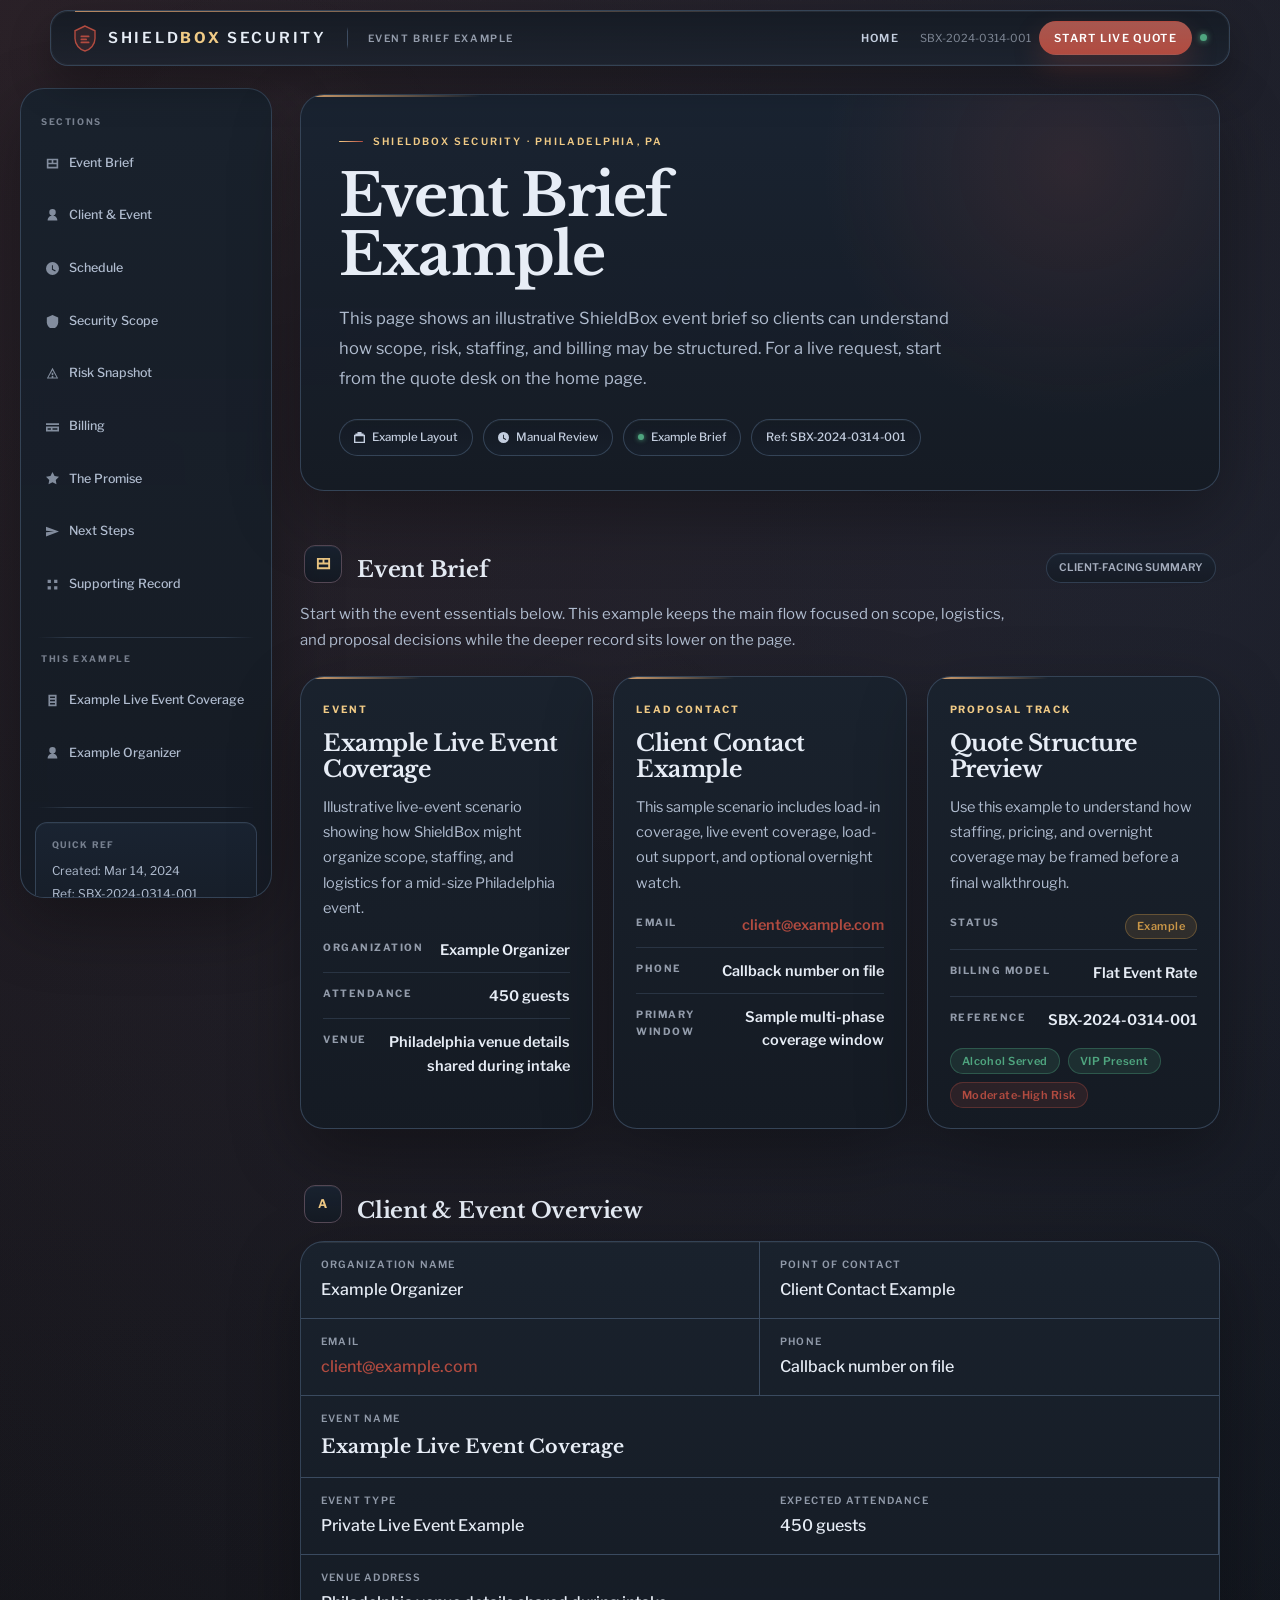
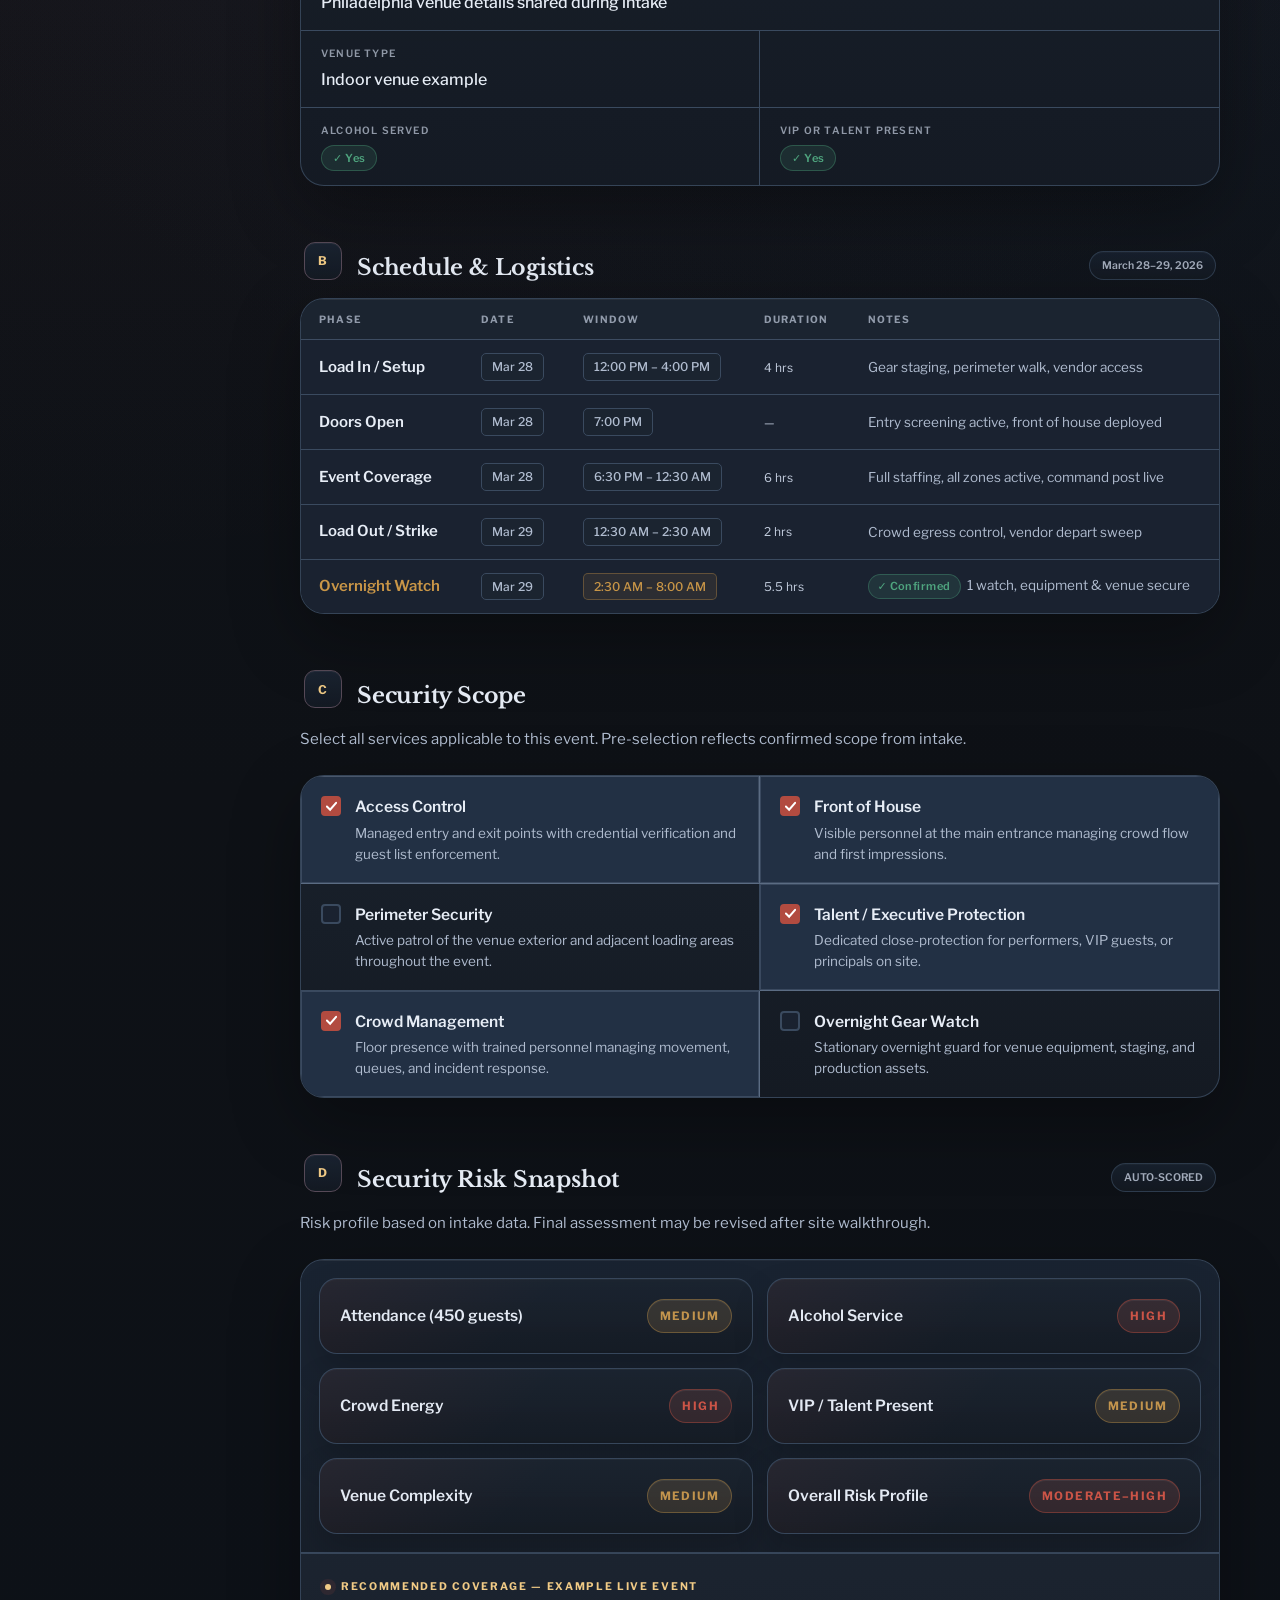
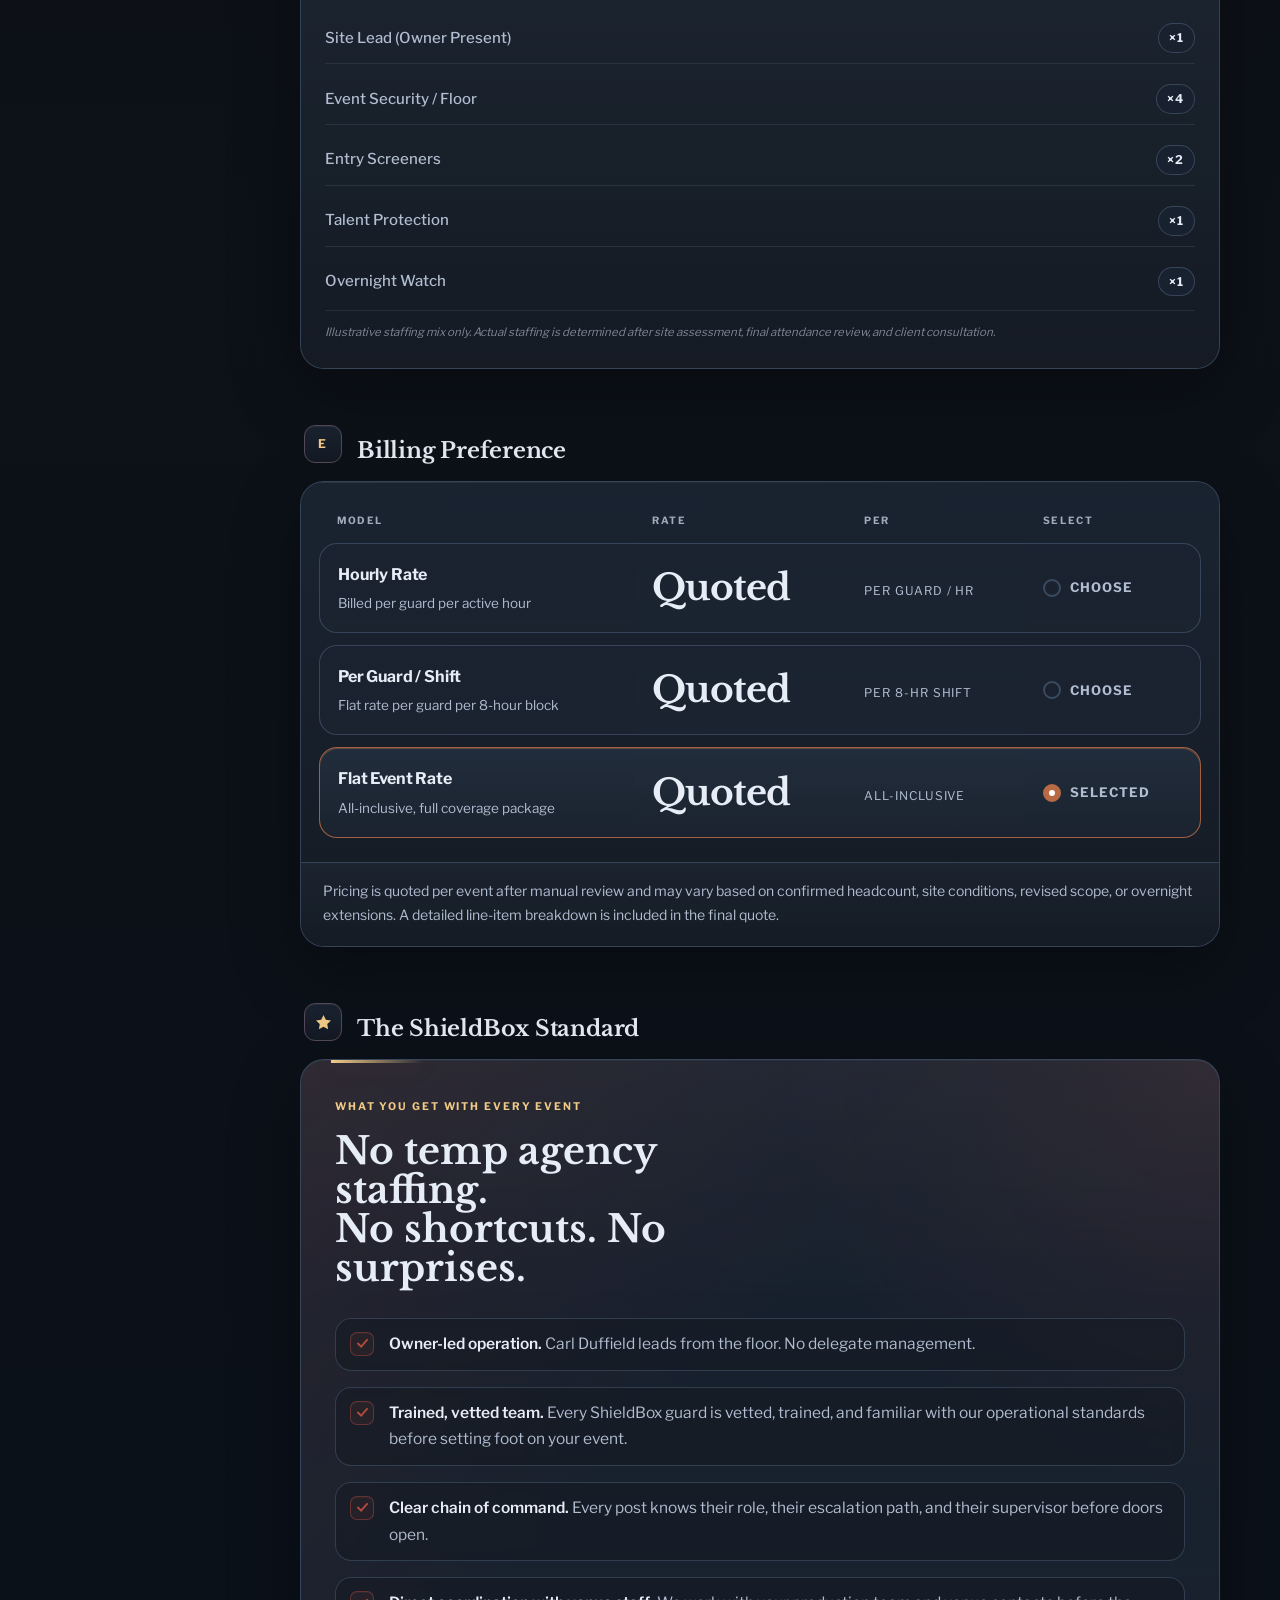
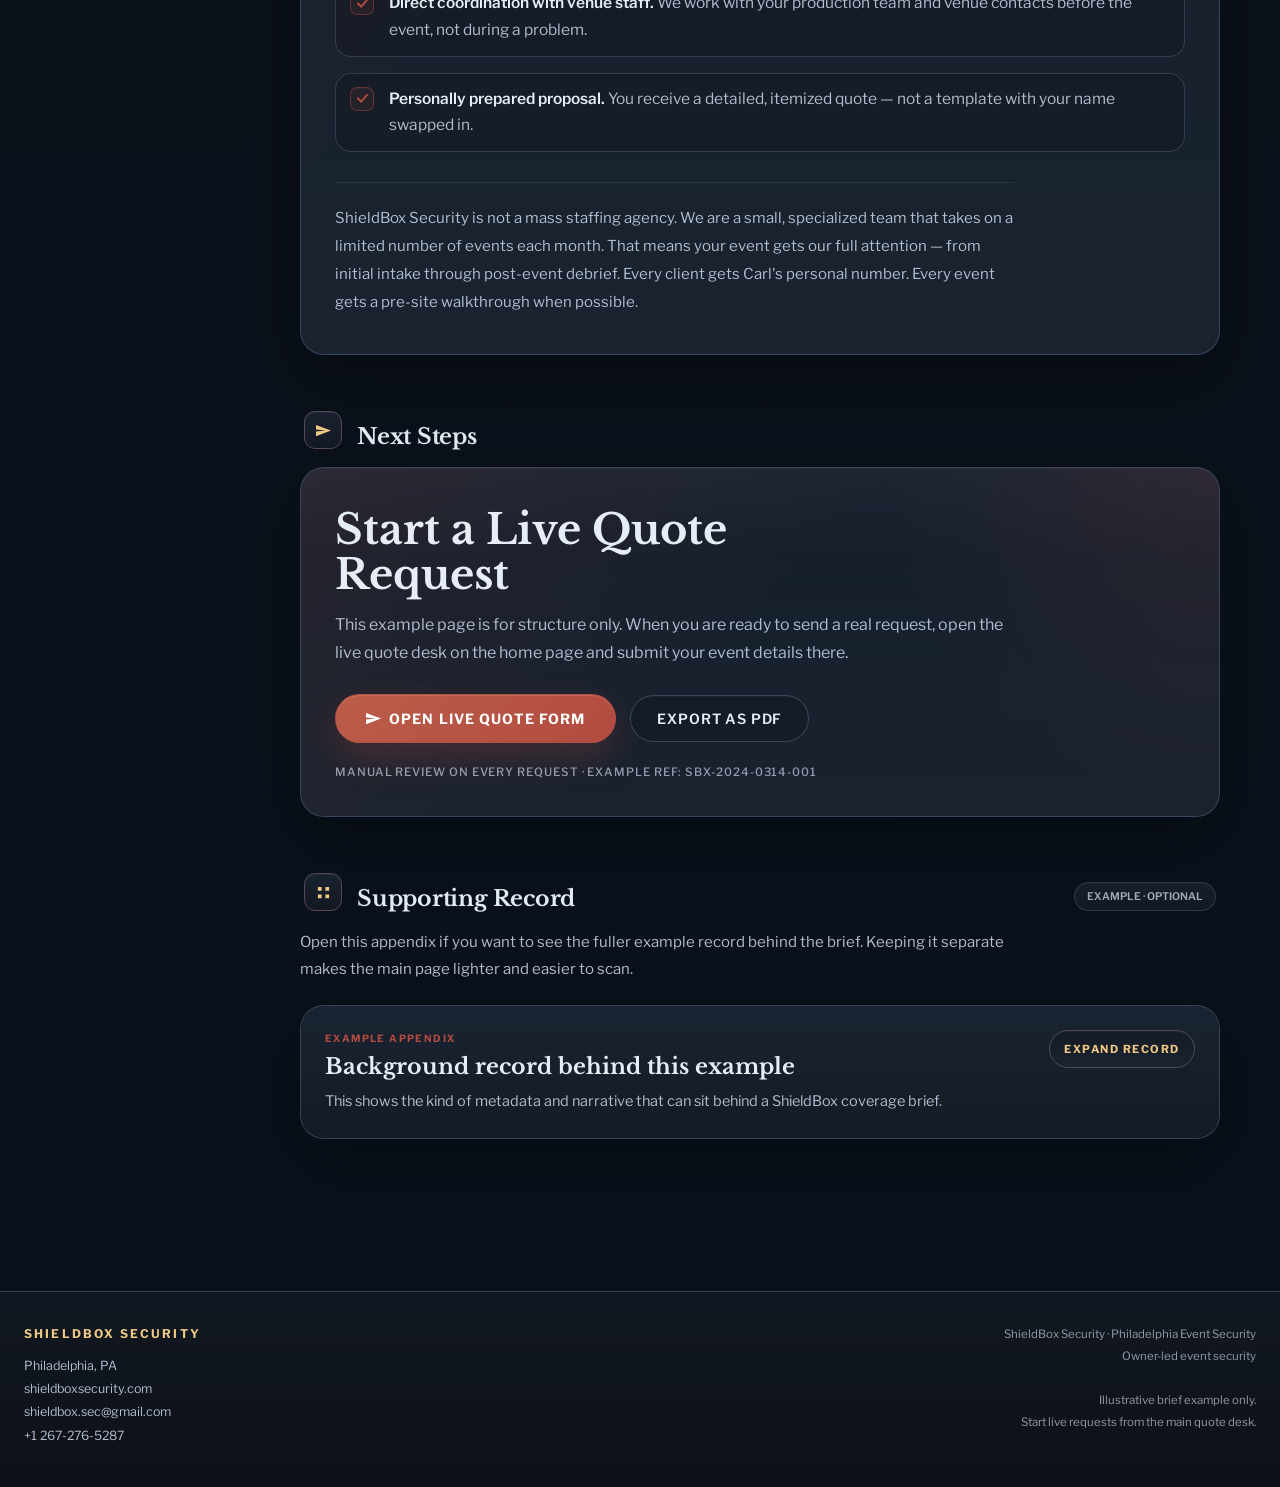
<file: event-quote-request.html>
<!DOCTYPE html>
<html lang="en">
<head>
  <meta http-equiv="Content-Security-Policy" content="default-src 'self'; style-src 'self' 'unsafe-inline'; font-src 'self' data:; img-src 'self' data: https:; script-src 'self' 'unsafe-inline'; form-action 'self'">
  <meta charset="UTF-8" />
  <meta name="viewport" content="width=device-width, initial-scale=1.0" />
  <meta name="description" content="Illustrative ShieldBox event brief showing how coverage, risk, and billing can be structured before a final proposal. Start a live quote request on the home page." />
  <meta name="robots" content="noindex, nofollow" />
  <title>ShieldBox Security | Event Brief Example</title>
  <meta property="og:title" content="ShieldBox Security | Event Brief Example" />
  <meta property="og:description" content="Illustrative ShieldBox event brief showing how coverage, risk, and billing can be structured before a final proposal." />
  <meta property="og:type" content="website" />
  <meta property="og:url" content="https://shieldboxsecurity.com/event-quote-request.html" />
  <meta property="og:image" content="https://shieldboxsecurity.com/assets/icons/favicon/android-chrome-512.png" />
  <meta name="twitter:card" content="summary" />
  <meta name="twitter:title" content="ShieldBox Security | Event Brief Example" />
  <meta name="twitter:description" content="Illustrative ShieldBox event brief showing how coverage, risk, and billing can be structured before a final proposal." />
  <meta name="twitter:image" content="https://shieldboxsecurity.com/assets/icons/favicon/android-chrome-512.png" />
  <link rel="canonical" href="https://shieldboxsecurity.com/event-quote-request.html" />
  <link rel="icon" type="image/svg+xml" href="assets/icons/favicon/favicon.svg" />
  <link rel="icon" type="image/png" sizes="32x32" href="assets/icons/favicon/favicon-32.png" />
  <link rel="icon" type="image/png" sizes="16x16" href="assets/icons/favicon/favicon-16.png" />
  <link rel="apple-touch-icon" sizes="180x180" href="assets/icons/favicon/apple-touch-icon.png" />
  <link rel="stylesheet" href="css/fonts.css" />

  <style>

/* ============================================================
   1. VARIABLES — Default (Dark Ops)
   ============================================================ */
:root {
  --bg:          #0e1116;
  --surface:     #151b24;
  --surface-2:   #1b2430;
  --surface-3:   #192332;

  --line:           #2d3949;
  --line-strong:    #3d4c61;
  --panel-border:   #3a4a5f;
  --field-border:   #3a4a5f;
  --footer-divider: #3b4a5f;
  --gridline: rgba(255,255,255,0.04);

  --field-bg:              #1a2230;
  --billing-selected-bg:   #232f3f;
  --billing-selected-border: #b76a44;
  --scope-selected-bg:     #223044;
  --scope-selected-border: #5b6c83;

  --ink:       #e7edf6;
  --ink-soft:  #b1bdd0;
  --label-ink: #c4cedf;

  --accent:      #b24b40;
  --accent-strong: #f1cb86;
  --accent-soft: rgba(178,75,64,0.14);

  --ok:   #4fa57f;
  --warn: #c99647;

  --radius:      10px;
  --radius-sm:   12px;
  --radius-lg:   24px;
  --shadow-soft: 0 10px 28px rgba(0,0,0,0.28);
  --panel-shadow: 0 24px 70px rgba(0,0,0,0.32);

  --font-display: "Libre Baskerville", serif;
  --font-body:    "Libre Franklin", system-ui, -apple-system, Segoe UI, Roboto, Arial, sans-serif;

  --nav-h:     56px;
  --sidebar-w: 252px;
  --content-max: 920px;
  --motion-hover: 160ms;
  --motion-press: 90ms;
  --motion-feedback: 180ms;
  --motion-ease: cubic-bezier(0.22, 1, 0.36, 1);
  --motion-ease-press: cubic-bezier(0.3, 0, 0.2, 1);
  --press-scale: 0.985;
  --press-scale-soft: 0.992;
  --hover-rise: -1px;
}

/* ============================================================
   2. VARIABLES — Editorial (Light)
   body[data-theme="editorial"]
   ============================================================ */
[data-theme="editorial"] {
  --bg:          #f4f1eb;
  --surface:     #ffffff;
  --surface-2:   #f7f4ef;
  --surface-3:   #f0ebe0;
  --line:        #d8d0c4;
  --line-strong: #baaea0;
  --panel-border: #d7d1c6;
  --field-bg:    #fbfaf7;
  --field-border: #d7d1c6;
  --footer-divider: #e2dbd0;
  --gridline: rgba(0,0,0,0.04);
  --billing-selected-border: #a85734;
  --billing-selected-bg: #f8f3ef;
  --scope-selected-border: #ccbfae;
  --scope-selected-bg: #f8f3ef;
  --ink:       #1f1b17;
  --ink-soft:  #61594f;
  --label-ink: #6f675d;
  --accent:      #8e3a30;
  --accent-strong: #7c3a2e;
  --accent-soft: rgba(142,58,48,0.10);
  --ok:   #3d725e;
  --warn: #9d6f2b;
  --shadow-soft: 0 10px 24px rgba(26,17,12,0.08);
  --panel-shadow: 0 16px 48px rgba(26,17,12,0.10);
}

/* ============================================================
   3. VARIABLES — Slate (Blue-Dark)
   body[data-theme="slate"]
   ============================================================ */
[data-theme="slate"] {
  --bg:          #12151d;
  --surface:     #1a212d;
  --surface-2:   #212b3a;
  --surface-3:   #1d2a3b;
  --line:        #314055;
  --line-strong: #3d506a;
  --panel-border: #41546e;
  --field-bg:    #1e2939;
  --field-border: #41546e;
  --footer-divider: #4a5f7d;
  --gridline: rgba(255,255,255,0.045);
  --billing-selected-border: #5f7fa9;
  --billing-selected-bg: #233146;
  --scope-selected-border: #5f7fa9;
  --scope-selected-bg: #233146;
  --ink:       #e6ecf6;
  --ink-soft:  #b1bfd4;
  --label-ink: #c1cee2;
  --accent:      #2f5d9b;
  --accent-strong: #9ec0ea;
  --accent-soft: rgba(47,93,155,0.16);
  --ok:   #4b9b83;
  --warn: #b7934b;
  --panel-shadow: 0 24px 70px rgba(5,10,18,0.40);
}

/* ============================================================
   4. RESET & BASE
   ============================================================ */
*, *::before, *::after { box-sizing: border-box; margin: 0; padding: 0; }

html { scroll-behavior: smooth; }

body {
  background:
    radial-gradient(circle at top left, color-mix(in srgb, var(--accent) 14%, transparent) 0%, transparent 34%),
    radial-gradient(circle at 86% 8%, color-mix(in srgb, var(--surface-3) 78%, transparent) 0%, transparent 28%),
    linear-gradient(180deg, color-mix(in srgb, var(--surface-3) 32%, var(--bg)) 0%, var(--bg) 38%, #09111c 100%);
  color: var(--ink);
  font-family: var(--font-body);
  font-size: 16px;
  line-height: 1.65;
  min-height: 100vh;
  display: flex;
  flex-direction: column;
  position: relative;
  overflow-x: hidden;
  isolation: isolate;
}

body::before,
body::after {
  content: "";
  position: fixed;
  inset: 0;
  pointer-events: none;
  z-index: -1;
}

body::before {
  background:
    linear-gradient(var(--gridline) 1px, transparent 1px),
    linear-gradient(90deg, var(--gridline) 1px, transparent 1px);
  background-size: 32px 32px;
  opacity: 0.22;
  mask-image: linear-gradient(180deg, rgba(255,255,255,0.75) 0%, transparent 82%);
}

body::after {
  background:
    radial-gradient(circle at 20% 20%, rgba(255,255,255,0.04), transparent 18%),
    radial-gradient(circle at 72% 34%, rgba(255,255,255,0.03), transparent 22%),
    radial-gradient(circle at 48% 86%, rgba(255,255,255,0.025), transparent 18%);
  opacity: 0.55;
}

:focus-visible {
  outline: 2px solid var(--accent);
  outline-offset: 2px;
  border-radius: 3px;
}

a { color: var(--accent); text-decoration: none; }
a:hover { text-decoration: underline; }

/* ============================================================
   5. SKIP LINK
   ============================================================ */
.skip-link {
  position: absolute;
  top: -100px;
  left: 16px;
  background: var(--accent);
  color: #fff;
  font-family: var(--font-body);
  font-size: 13px;
  font-weight: 600;
  padding: 8px 14px;
  border-radius: 0 0 var(--radius) var(--radius);
  z-index: 9999;
  transition: top 0.15s;
}

.skip-link:focus { top: 0; }

/* ============================================================
   6. SITE NAV
   ============================================================ */
.site-nav {
  position: sticky;
  top: 10px;
  z-index: 200;
  height: var(--nav-h);
  width: min(1180px, calc(100% - 32px));
  margin: 10px auto 0;
  background:
    linear-gradient(180deg, color-mix(in srgb, var(--surface) 94%, transparent) 0%, color-mix(in srgb, var(--surface-2) 72%, transparent) 100%);
  backdrop-filter: blur(16px);
  -webkit-backdrop-filter: blur(16px);
  border: 1px solid color-mix(in srgb, var(--panel-border) 85%, transparent);
  border-radius: 18px;
  display: flex;
  align-items: center;
  padding: 0 22px;
  gap: 16px;
  flex-shrink: 0;
  box-shadow:
    inset 0 1px 0 rgba(255,255,255,0.04),
    0 18px 40px rgba(0,0,0,0.28);
}

.site-nav::before {
  content: '';
  position: absolute;
  inset: 0;
  border-radius: inherit;
  border: 1px solid rgba(255,255,255,0.03);
  pointer-events: none;
}

.site-nav::after {
  content: '';
  position: absolute;
  top: 0;
  left: 24px;
  right: 36%;
  height: 1px;
  background: linear-gradient(90deg, color-mix(in srgb, var(--accent-strong) 66%, var(--accent)) 0%, transparent 100%);
  opacity: 0.8;
}

/* Brand / wordmark */
.nav-brand {
  display: flex;
  align-items: center;
  gap: 11px;
  text-decoration: none;
  color: var(--ink);
}

.nav-brand:hover { text-decoration: none; }

.nav-wordmark {
  font-family: var(--font-body);
  font-size: 15px;
  font-weight: 600;
  letter-spacing: 0.18em;
  text-transform: uppercase;
  color: var(--ink);
  line-height: 1;
}

.nav-wordmark span { font-weight: 700; color: var(--accent-strong); }

/* Nav sep */
.nav-sep {
  width: 1px; height: 22px;
  background: linear-gradient(180deg, transparent 0%, var(--line-strong) 20%, var(--line-strong) 80%, transparent 100%);
  margin: 0 4px;
}

/* Nav doc label */
.nav-doc {
  font-family: var(--font-body);
  font-size: 10px;
  font-weight: 600;
  color: var(--label-ink);
  letter-spacing: 0.16em;
  text-transform: uppercase;
  opacity: 0.72;
}

/* Right side */
.nav-links {
  margin-left: auto;
  display: flex;
  align-items: center;
  gap: 8px;
}

.nav-links a {
  font-family: var(--font-body);
  font-size: 11px;
  font-weight: 600;
  letter-spacing: 0.12em;
  text-transform: uppercase;
  color: var(--label-ink);
  padding: 8px 12px;
  border-radius: 999px;
  text-decoration: none;
  border: 1px solid transparent;
  transition: color 0.12s, background 0.12s, border-color 0.12s;
}

.nav-links a:hover {
  color: var(--ink);
  background: color-mix(in srgb, var(--surface-3) 70%, var(--accent-soft));
  border-color: color-mix(in srgb, var(--accent) 26%, transparent);
  text-decoration: none;
}

.nav-link-desktop { display: flex; }

/* CTA pill in nav */
.nav-cta {
  display: inline-flex;
  align-items: center;
  gap: 6px;
  background: linear-gradient(180deg, color-mix(in srgb, var(--accent) 78%, white 10%) 0%, var(--accent) 100%);
  color: #fff !important;
  font-family: var(--font-body);
  font-size: 11px !important;
  font-weight: 600 !important;
  letter-spacing: 0.08em;
  text-transform: uppercase;
  padding: 7px 14px !important;
  border-radius: 20px;
  border: 1px solid color-mix(in srgb, var(--accent-strong) 40%, var(--accent));
  box-shadow: 0 12px 28px color-mix(in srgb, var(--accent) 24%, transparent);
  transition: opacity 0.14s !important;
}

/* Ref ID */
.nav-ref {
  font-family: var(--font-body);
  font-size: 11px;
  font-weight: 400;
  color: var(--label-ink);
  opacity: 0.6;
}

/* Status indicator */
.nav-dot {
  width: 7px; height: 7px;
  border-radius: 50%;
  background: var(--ok);
  box-shadow: 0 0 6px var(--ok);
  flex-shrink: 0;
}

/* ============================================================
   7. SHELL (sidebar + main)
   ============================================================ */
.shell {
  display: flex;
  flex: 1;
  width: min(1280px, calc(100% - 40px));
  margin: 22px auto 0;
  gap: 28px;
  align-items: flex-start;
}

/* ============================================================
   8. SIDEBAR
   ============================================================ */
.sidebar {
  width: var(--sidebar-w);
  flex-shrink: 0;
  background:
    linear-gradient(180deg, color-mix(in srgb, var(--surface-2) 72%, var(--surface)) 0%, color-mix(in srgb, var(--surface) 94%, transparent) 100%);
  border: 1px solid color-mix(in srgb, var(--panel-border) 84%, transparent);
  position: sticky;
  top: calc(var(--nav-h) + 22px);
  height: calc(100vh - var(--nav-h) - 34px);
  overflow-y: auto;
  padding: 26px 0 36px;
  border-radius: var(--radius-lg);
  box-shadow: var(--panel-shadow);
  backdrop-filter: blur(12px);
  -webkit-backdrop-filter: blur(12px);
}

.sidebar::-webkit-scrollbar { width: 5px; }
.sidebar::-webkit-scrollbar-thumb { background: color-mix(in srgb, var(--line-strong) 82%, transparent); border-radius: 999px; }

.sb-group { margin-bottom: 30px; }

.sb-label {
  font-family: var(--font-body);
  font-size: 9px;
  font-weight: 700;
  letter-spacing: 0.18em;
  text-transform: uppercase;
  color: var(--label-ink);
  opacity: 0.56;
  padding: 0 20px 10px;
}

.sb-link {
  display: flex;
  align-items: center;
  gap: 10px;
  padding: 12px 14px;
  margin: 0 10px 6px;
  font-family: var(--font-body);
  font-size: 12.5px;
  font-weight: 500;
  color: var(--ink-soft);
  text-decoration: none;
  border: 1px solid transparent;
  border-radius: var(--radius-sm);
  background: transparent;
  transition: color 0.12s, background 0.12s, border-color 0.12s, box-shadow 0.12s;
  cursor: pointer;
}

.sb-link:hover {
  color: var(--ink);
  background: color-mix(in srgb, var(--surface-3) 66%, var(--accent-soft));
  border-color: color-mix(in srgb, var(--accent) 24%, transparent);
  text-decoration: none;
}

.sb-link.active {
  color: var(--ink);
  border-color: color-mix(in srgb, var(--accent) 30%, transparent);
  background:
    linear-gradient(90deg, color-mix(in srgb, var(--accent) 18%, transparent) 0%, color-mix(in srgb, var(--surface-3) 78%, var(--surface-2)) 24%, color-mix(in srgb, var(--surface-2) 86%, var(--surface)) 100%);
  box-shadow:
    inset 0 1px 0 rgba(255,255,255,0.04),
    0 14px 26px rgba(0,0,0,0.18);
}

.sb-link svg { width: 13px; height: 13px; fill: currentColor; opacity: 0.7; flex-shrink: 0; }

.sb-rule {
  height: 1px;
  background: linear-gradient(90deg, transparent 0%, var(--line) 14%, var(--line) 86%, transparent 100%);
  margin: 14px 16px;
}

/* Info card inside sidebar */
.sb-info {
  margin: 0 14px;
  background: linear-gradient(180deg, color-mix(in srgb, var(--surface-3) 72%, var(--surface-2)) 0%, color-mix(in srgb, var(--surface) 96%, transparent) 100%);
  border: 1px solid color-mix(in srgb, var(--panel-border) 84%, transparent);
  border-radius: var(--radius-sm);
  padding: 15px 16px;
  box-shadow: inset 0 1px 0 rgba(255,255,255,0.03);
}

.sb-info-label {
  font-family: var(--font-body);
  font-size: 9px;
  font-weight: 700;
  letter-spacing: 0.14em;
  text-transform: uppercase;
  color: var(--label-ink);
  opacity: 0.55;
  margin-bottom: 8px;
}

.sb-info-val {
  font-family: var(--font-body);
  font-size: 12px;
  font-weight: 400;
  color: var(--ink-soft);
  line-height: 1.9;
}

/* ============================================================
   9. MAIN CONTENT
   ============================================================ */
.main {
  flex: 1;
  min-width: 0;
  padding: 6px 0 96px;
  max-width: var(--content-max);
}

/* ============================================================
   10. PAGE HEADER
   ============================================================ */
.page-header {
  margin-bottom: 54px;
  padding: 38px 38px 34px;
  border: 1px solid color-mix(in srgb, var(--panel-border) 84%, transparent);
  border-radius: var(--radius-lg);
  background:
    radial-gradient(circle at 84% 18%, color-mix(in srgb, var(--accent) 14%, transparent) 0%, transparent 30%),
    linear-gradient(180deg, color-mix(in srgb, var(--surface-3) 68%, var(--surface-2)) 0%, color-mix(in srgb, var(--surface) 96%, transparent) 100%);
  box-shadow: var(--panel-shadow);
  position: relative;
  overflow: hidden;
}

.page-header::before,
.page-header::after {
  content: "";
  position: absolute;
  pointer-events: none;
}

.page-header::before {
  inset: 0;
  background:
    linear-gradient(var(--gridline) 1px, transparent 1px),
    linear-gradient(90deg, var(--gridline) 1px, transparent 1px);
  background-size: 26px 26px;
  opacity: 0.18;
  mask-image: linear-gradient(180deg, rgba(255,255,255,0.9) 0%, transparent 78%);
}

.page-header::after {
  top: 0;
  left: 0;
  width: 180px;
  height: 2px;
  background: linear-gradient(90deg, color-mix(in srgb, var(--accent-strong) 74%, var(--accent)) 0%, transparent 100%);
}

.page-overline {
  font-family: var(--font-body);
  font-size: 10px;
  font-weight: 600;
  letter-spacing: 0.22em;
  text-transform: uppercase;
  color: var(--accent-strong);
  margin-bottom: 16px;
  display: flex;
  align-items: center;
  gap: 10px;
  position: relative;
  z-index: 1;
}

.page-overline::before {
  content: '';
  width: 24px; height: 1.5px;
  background: linear-gradient(90deg, var(--accent-strong) 0%, var(--accent) 100%);
  border-radius: 1px;
  flex-shrink: 0;
}

.page-title {
  font-family: var(--font-display);
  font-size: clamp(2.45rem, 6vw, 3.65rem);
  font-weight: 700;
  color: var(--ink);
  line-height: 1.02;
  letter-spacing: -0.03em;
  margin-bottom: 18px;
  max-width: 11ch;
  position: relative;
  z-index: 1;
}

.page-sub {
  font-family: var(--font-body);
  font-size: 16.5px;
  font-weight: 400;
  color: var(--ink-soft);
  max-width: 620px;
  line-height: 1.82;
  position: relative;
  z-index: 1;
}

/* Meta chip row */
.page-chips {
  display: flex;
  flex-wrap: wrap;
  gap: 10px;
  margin-top: 26px;
  position: relative;
  z-index: 1;
}

.chip {
  display: flex;
  align-items: center;
  gap: 7px;
  font-family: var(--font-body);
  font-size: 11.5px;
  font-weight: 500;
  color: var(--label-ink);
  padding: 8px 14px;
  border: 1px solid color-mix(in srgb, var(--panel-border) 88%, transparent);
  border-radius: 999px;
  background: linear-gradient(180deg, color-mix(in srgb, var(--surface) 96%, transparent) 0%, color-mix(in srgb, var(--surface-3) 48%, var(--surface)) 100%);
  box-shadow: inset 0 1px 0 rgba(255,255,255,0.04);
}

.chip:first-child { border-radius: 999px; }
.chip:last-child  { border-right: 1px solid color-mix(in srgb, var(--panel-border) 88%, transparent); border-radius: 999px; }

.chip-dot {
  width: 6px; height: 6px;
  border-radius: 50%;
  background: var(--ok);
  box-shadow: 0 0 5px var(--ok);
  flex-shrink: 0;
}

/* ============================================================
   11. INTERNAL NOTE BANNER
   ============================================================ */
.note-banner {
  background: linear-gradient(180deg, color-mix(in srgb, var(--warn) 8%, var(--surface-2)) 0%, color-mix(in srgb, var(--surface) 96%, transparent) 100%);
  border: 1px solid color-mix(in srgb, var(--warn) 28%, transparent);
  border-left: 3px solid var(--warn);
  border-radius: var(--radius-sm);
  padding: 16px 18px;
  display: flex;
  gap: 13px;
  margin-bottom: 40px;
  box-shadow: inset 0 1px 0 rgba(255,255,255,0.03);
}

.note-icon { font-size: 15px; flex-shrink: 0; margin-top: 2px; }

.note-label {
  font-family: var(--font-body);
  font-size: 10px;
  font-weight: 700;
  letter-spacing: 0.12em;
  text-transform: uppercase;
  color: var(--warn);
  margin-bottom: 4px;
}

.note-text {
  font-size: 14.5px;
  font-weight: 400;
  color: color-mix(in srgb, var(--warn) 85%, var(--ink));
  line-height: 1.62;
}

/* ============================================================
   12. EVENT BRIEF
   ============================================================ */
.section-intro {
  font-family: var(--font-body);
  font-size: 15px;
  font-weight: 400;
  color: var(--ink-soft);
  line-height: 1.78;
  margin: 0 0 22px;
  max-width: 720px;
}

.brief-grid {
  display: grid;
  grid-template-columns: repeat(3, minmax(0, 1fr));
  gap: 20px;
}

.brief-card {
  background:
    linear-gradient(180deg, color-mix(in srgb, var(--surface-2) 78%, var(--surface)) 0%, color-mix(in srgb, var(--surface) 98%, transparent) 100%);
  border: 1px solid color-mix(in srgb, var(--panel-border) 86%, transparent);
  border-radius: var(--radius-lg);
  box-shadow: var(--panel-shadow);
  padding: 24px 22px 20px;
  position: relative;
  overflow: hidden;
  min-height: 100%;
}

.brief-card::before {
  content: "";
  position: absolute;
  top: 0;
  left: 0;
  width: 120px;
  height: 2px;
  background: linear-gradient(90deg, color-mix(in srgb, var(--accent-strong) 74%, var(--accent)) 0%, transparent 100%);
}

.brief-kicker {
  font-family: var(--font-body);
  font-size: 10px;
  font-weight: 700;
  letter-spacing: 0.18em;
  text-transform: uppercase;
  color: var(--accent-strong);
  margin-bottom: 12px;
}

.brief-title {
  font-family: var(--font-display);
  font-size: 23px;
  font-weight: 700;
  color: var(--ink);
  line-height: 1.16;
  letter-spacing: -0.02em;
  margin-bottom: 12px;
}

.brief-copy {
  font-family: var(--font-body);
  font-size: 14.5px;
  font-weight: 400;
  color: var(--ink-soft);
  line-height: 1.74;
  margin-bottom: 18px;
}

.brief-list {
  list-style: none;
  display: flex;
  flex-direction: column;
  gap: 10px;
}

.brief-list li {
  display: flex;
  justify-content: space-between;
  align-items: flex-start;
  gap: 14px;
  padding-top: 12px;
  border-top: 1px solid color-mix(in srgb, var(--line) 86%, transparent);
}

.brief-list li:first-child {
  padding-top: 0;
  border-top: none;
}

.brief-label {
  font-family: var(--font-body);
  font-size: 10px;
  font-weight: 700;
  letter-spacing: 0.15em;
  text-transform: uppercase;
  color: var(--label-ink);
  opacity: 0.72;
}

.brief-value {
  font-family: var(--font-body);
  font-size: 14.5px;
  font-weight: 600;
  color: var(--ink);
  text-align: right;
  line-height: 1.6;
}

.brief-value a {
  color: var(--accent);
}

.brief-flags {
  display: flex;
  flex-wrap: wrap;
  gap: 8px;
  margin-top: 16px;
}

/* ============================================================
   13. SECTION
   ============================================================ */
.section {
  margin-bottom: 56px;
}

/* Section header row: tag + title + optional badge */
.section-head {
  display: flex;
  align-items: flex-end;
  gap: 15px;
  margin-bottom: 18px;
  padding: 0 4px;
}

/* Square letter/icon tag */
.section-icon {
  width: 38px; height: 38px;
  background: linear-gradient(180deg, color-mix(in srgb, var(--surface-3) 72%, var(--surface-2)) 0%, color-mix(in srgb, var(--surface) 94%, transparent) 100%);
  border: 1px solid color-mix(in srgb, var(--accent) 24%, var(--panel-border));
  border-radius: 11px;
  display: flex;
  align-items: center;
  justify-content: center;
  font-family: var(--font-body);
  font-size: 12px;
  font-weight: 700;
  letter-spacing: 0.12em;
  color: var(--accent-strong);
  flex-shrink: 0;
  box-shadow: inset 0 1px 0 rgba(255,255,255,0.05);
}

.section-icon svg { width: 15px; height: 15px; fill: var(--accent-strong); }

/* Section title */
.section-title {
  font-family: var(--font-display);
  font-size: 22px;
  font-weight: 700;
  color: var(--ink);
  letter-spacing: -0.01em;
  line-height: 1.1;
}

/* Right-aligned pill note */
.section-note {
  margin-left: auto;
  font-family: var(--font-body);
  font-size: 10.5px;
  font-weight: 600;
  color: var(--label-ink);
  background: linear-gradient(180deg, color-mix(in srgb, var(--surface-3) 72%, var(--surface-2)) 0%, color-mix(in srgb, var(--surface) 96%, transparent) 100%);
  border: 1px solid color-mix(in srgb, var(--panel-border) 88%, transparent);
  padding: 5px 12px;
  border-radius: 20px;
  white-space: nowrap;
  opacity: 0.82;
  box-shadow: inset 0 1px 0 rgba(255,255,255,0.03);
}

/* Primary content card / block */
.section-body {
  background:
    linear-gradient(180deg, color-mix(in srgb, var(--surface-2) 72%, var(--surface)) 0%, color-mix(in srgb, var(--surface) 96%, transparent) 100%);
  border: 1px solid color-mix(in srgb, var(--panel-border) 86%, transparent);
  border-radius: var(--radius-lg);
  overflow: hidden;
  box-shadow: var(--panel-shadow);
  position: relative;
}

.section-body::before {
  content: "";
  position: absolute;
  top: 0;
  left: 0;
  right: 0;
  height: 1px;
  background: linear-gradient(90deg, rgba(255,255,255,0.08) 0%, transparent 100%);
  pointer-events: none;
}

/* ============================================================
   14. SUPPORTING RECORD
   ============================================================ */
.supporting-details {
  background: linear-gradient(180deg, color-mix(in srgb, var(--surface-2) 72%, var(--surface)) 0%, color-mix(in srgb, var(--surface) 96%, transparent) 100%);
  border: 1px solid color-mix(in srgb, var(--panel-border) 86%, transparent);
  border-radius: var(--radius-lg);
  box-shadow: var(--panel-shadow);
  overflow: hidden;
}

.supporting-details summary {
  list-style: none;
  cursor: pointer;
  display: flex;
  align-items: flex-start;
  justify-content: space-between;
  gap: 18px;
  padding: 24px 24px;
  background: linear-gradient(180deg, color-mix(in srgb, var(--surface-3) 62%, var(--surface-2)) 0%, color-mix(in srgb, var(--surface) 98%, transparent) 100%);
}

.supporting-details summary::-webkit-details-marker {
  display: none;
}

.supporting-eyebrow {
  font-family: var(--font-body);
  font-size: 10px;
  font-weight: 700;
  letter-spacing: 0.14em;
  text-transform: uppercase;
  color: var(--accent);
  margin-bottom: 8px;
}

.supporting-title {
  font-family: var(--font-display);
  font-size: 22px;
  font-weight: 700;
  color: var(--ink);
  line-height: 1.16;
}

.supporting-copy {
  font-family: var(--font-body);
  font-size: 14.5px;
  font-weight: 400;
  color: var(--ink-soft);
  line-height: 1.78;
  margin-top: 9px;
  max-width: 620px;
}

.supporting-toggle {
  display: inline-flex;
  align-items: center;
  gap: 8px;
  background: linear-gradient(180deg, color-mix(in srgb, var(--surface) 94%, transparent) 0%, color-mix(in srgb, var(--surface-3) 54%, var(--surface-2)) 100%);
  border: 1px solid color-mix(in srgb, var(--accent) 18%, var(--panel-border));
  border-radius: 999px;
  padding: 9px 14px;
  font-family: var(--font-body);
  font-size: 11px;
  font-weight: 700;
  letter-spacing: 0.14em;
  text-transform: uppercase;
  color: var(--accent-strong);
  white-space: nowrap;
  box-shadow: inset 0 1px 0 rgba(255,255,255,0.04);
}

.supporting-body {
  padding: 0 22px 22px;
}

.supporting-body .note-banner {
  margin-bottom: 18px;
}

.supporting-body .section-body {
  box-shadow: none;
}

/* ============================================================
   15. PROPERTY GRID  (CRM record)
   ============================================================ */
.property-grid {
  display: grid;
  grid-template-columns: repeat(3, 1fr);
  background: color-mix(in srgb, var(--panel-border) 70%, transparent);
  gap: 1px;
}

.property {
  padding: 18px 20px;
  border-bottom: none;
  border-right: none;
  background: linear-gradient(180deg, color-mix(in srgb, var(--field-bg) 85%, var(--surface)) 0%, color-mix(in srgb, var(--surface) 96%, transparent) 100%);
}

.property:nth-child(3n)        { border-right: none; }
.property:nth-last-child(-n+3) { border-bottom: none; }
.property.no-bottom            { border-bottom: none; }

.property-label {
  font-family: var(--font-body);
  font-size: 10px;
  font-weight: 600;
  letter-spacing: 0.12em;
  text-transform: uppercase;
  color: var(--label-ink);
  opacity: 0.7;
  margin-bottom: 5px;
}

.property-value {
  font-family: var(--font-body);
  font-size: 15.5px;
  font-weight: 500;
  color: var(--ink);
}

.property-value a { color: var(--accent); }

/* Notes / intake notes box */
.notes-box {
  padding: 20px 22px;
  background: linear-gradient(180deg, color-mix(in srgb, var(--surface-3) 62%, var(--surface-2)) 0%, color-mix(in srgb, var(--surface) 96%, transparent) 100%);
  border-top: 1px solid var(--panel-border);
}

.notes-title {
  font-family: var(--font-body);
  font-size: 10px;
  font-weight: 700;
  letter-spacing: 0.12em;
  text-transform: uppercase;
  color: var(--label-ink);
  opacity: 0.65;
  margin-bottom: 8px;
}

.notes-copy {
  font-family: var(--font-body);
  font-size: 15.5px;
  font-weight: 400;
  color: var(--ink-soft);
  line-height: 1.75;
}

/* ============================================================
   16. STATUS PILLS & BADGES
   ============================================================ */
.pill {
  display: inline-flex;
  align-items: center;
  gap: 5px;
  font-family: var(--font-body);
  font-size: 11px;
  font-weight: 600;
  letter-spacing: 0.04em;
  padding: 3px 11px;
  border-radius: 20px;
}

.pill--sm {
  font-size: 11px;
  padding: 2px 9px;
}

.pill-ok   { background: color-mix(in srgb, var(--ok) 14%, transparent);   border: 1px solid color-mix(in srgb, var(--ok) 35%, transparent);   color: var(--ok); }
.pill-warn { background: color-mix(in srgb, var(--warn) 14%, transparent); border: 1px solid color-mix(in srgb, var(--warn) 35%, transparent); color: var(--warn); }
.pill-accent { background: var(--accent-soft); border: 1px solid color-mix(in srgb, var(--accent) 35%, transparent); color: var(--accent); }
.pill-muted { background: color-mix(in srgb, var(--ink-soft) 10%, transparent); border: 1px solid var(--panel-border); color: var(--label-ink); }

/* ============================================================
   17. FORM / INTAKE FIELD GRID
   ============================================================ */
.form-grid {
  display: grid;
  grid-template-columns: 1fr 1fr;
}

.form-field {
  padding: 14px 20px;
  border-bottom: 1px solid var(--panel-border);
  border-right: 1px solid var(--panel-border);
}

.form-field:nth-child(2n) { border-right: none; }
.form-field.span2         { grid-column: 1 / -1; border-right: none; }
.form-field.last-row      { border-bottom: none; }

.form-field label,
.field-label {
  display: block;
  font-family: var(--font-body);
  font-size: 10px;
  font-weight: 600;
  letter-spacing: 0.12em;
  text-transform: uppercase;
  color: var(--label-ink);
  opacity: 0.7;
  margin-bottom: 5px;
}

.field-val {
  font-family: var(--font-body);
  font-size: 16px;
  font-weight: 500;
  color: var(--ink);
}

.field-val--display {
  font-family: var(--font-display);
  font-size: 19px;
  font-weight: 700;
}

.field-val a { color: var(--accent); }

/* ============================================================
   18. TABLE  (schedule)
   ============================================================ */
.simple-table-wrap {
  overflow-x: auto;
}

.simple-table {
  width: 100%;
  border-collapse: collapse;
  font-size: 15px;
  min-width: 580px;
}

.simple-table thead tr {
  background: var(--surface-2);
  border-bottom: 1px solid var(--line-strong);
}

.simple-table th {
  font-family: var(--font-body);
  font-size: 10px;
  font-weight: 700;
  letter-spacing: 0.12em;
  text-transform: uppercase;
  color: var(--label-ink);
  opacity: 0.7;
  padding: 12px 18px;
  text-align: left;
}

.simple-table td {
  background: var(--field-bg);
  padding: 13px 18px;
  border-bottom: 1px solid var(--panel-border);
  vertical-align: middle;
}

.simple-table tr:last-child td { border-bottom: none; }
.simple-table tbody tr:hover td { filter: brightness(1.04); }

.t-phase      { font-weight: 600; color: var(--ink); font-size: 15px; }
.t-phase.warn { color: var(--warn); }

.t-tag {
  display: inline-flex;
  font-family: var(--font-body);
  font-size: 12px;
  font-weight: 500;
  color: var(--ink-soft);
  background: var(--surface-2);
  border: 1px solid var(--panel-border);
  padding: 3px 10px;
  border-radius: 5px;
  white-space: nowrap;
}

.t-tag.warn {
  color: var(--warn);
  border-color: color-mix(in srgb, var(--warn) 35%, transparent);
  background: color-mix(in srgb, var(--warn) 10%, transparent);
}

.t-dur  { font-size: 12px; color: var(--label-ink); font-weight: 400; }
.t-note { font-size: 13.5px; color: var(--ink-soft); }

/* ============================================================
   19. CHECKBOXES / SCOPE TOGGLE GRID
   ============================================================ */
.check-grid {
  display: grid;
  grid-template-columns: 1fr 1fr;
}

.check-item {
  display: flex;
  align-items: flex-start;
  gap: 14px;
  padding: 18px 20px;
  border-bottom: 1px solid var(--panel-border);
  border-right: 1px solid var(--panel-border);
  cursor: pointer;
  transition: background 0.12s, border-color 0.12s;
  user-select: none;
}

.check-item:nth-child(2n)        { border-right: none; }
.check-item:nth-last-child(-n+2) { border-bottom: none; }
.check-item:hover                { background: var(--accent-soft); }

/* Checked state via :has or .checked class */
.check-item.checked,
.check-item:has(input:checked)   {
  background: var(--scope-selected-bg);
  border-color: var(--scope-selected-border);
}

/* Custom checkbox visual */
.chk-box {
  width: 20px; height: 20px;
  border: 2px solid var(--field-border);
  border-radius: 4px;
  flex-shrink: 0;
  margin-top: 2px;
  display: flex;
  align-items: center;
  justify-content: center;
  transition: all 0.12s;
  background: var(--field-bg);
}

.check-item.checked .chk-box {
  background: var(--accent);
  border-color: var(--accent);
}

.chk-box svg {
  width: 11px; height: 11px;
  fill: none; stroke: #fff; stroke-width: 2.2; stroke-linecap: round;
  opacity: 0; transition: opacity 0.1s;
}

.check-item.checked .chk-box svg { opacity: 1; }

.check-label {
  font-family: var(--font-body);
  font-size: 15.5px;
  font-weight: 600;
  color: var(--ink);
  margin-bottom: 3px;
}

.check-copy {
  font-family: var(--font-body);
  font-size: 13.5px;
  font-weight: 400;
  color: var(--ink-soft);
  line-height: 1.55;
}

/* Tip / callout box inside a section */
.tip-box {
  margin: 0;
  background: var(--surface-2);
  border-top: 1px solid var(--panel-border);
  border-left: 3px solid var(--accent);
  padding: 14px 18px;
  font-family: var(--font-body);
  font-size: 13.5px;
  color: var(--ink-soft);
  line-height: 1.65;
}

/* ============================================================
   20. RISK MATRIX
   ============================================================ */
.risk-grid {
  display: grid;
  grid-template-columns: repeat(2, minmax(0, 1fr));
  gap: 14px;
  padding: 18px;
  border-bottom: 1px solid var(--panel-border);
  background:
    linear-gradient(180deg, color-mix(in srgb, var(--surface-3) 78%, transparent), transparent 120%);
}

.risk-item {
  display: flex;
  align-items: center;
  justify-content: space-between;
  gap: 18px;
  min-height: 76px;
  padding: 18px 20px;
  border: 1px solid color-mix(in srgb, var(--panel-border) 94%, rgba(255,255,255,0.03));
  border-radius: 18px;
  background:
    linear-gradient(180deg, color-mix(in srgb, var(--surface-2) 88%, rgba(255,255,255,0.015)), color-mix(in srgb, var(--surface) 94%, transparent));
  box-shadow:
    inset 0 1px 0 rgba(255,255,255,0.035),
    0 16px 34px rgba(0,0,0,0.18);
  position: relative;
  overflow: hidden;
}

.risk-item::before {
  content: '';
  position: absolute;
  inset: 0;
  background:
    linear-gradient(135deg, color-mix(in srgb, var(--accent) 9%, transparent), transparent 48%);
  opacity: 0.9;
  pointer-events: none;
}

.risk-name {
  font-family: var(--font-body);
  font-size: 15.5px;
  font-weight: 600;
  color: color-mix(in srgb, var(--ink) 92%, var(--ink-soft));
  line-height: 1.45;
  position: relative;
  z-index: 1;
}

.risk-level {
  font-family: var(--font-body);
  font-size: 11.5px;
  font-weight: 700;
  letter-spacing: 0.12em;
  text-transform: uppercase;
  padding: 7px 12px 6px;
  border-radius: 999px;
  white-space: nowrap;
  position: relative;
  z-index: 1;
  box-shadow: inset 0 1px 0 rgba(255,255,255,0.06);
}

.is-high {
  background: color-mix(in srgb, var(--accent) 16%, rgba(255,255,255,0.02));
  border: 1px solid color-mix(in srgb, var(--accent) 48%, transparent);
  color: color-mix(in srgb, var(--accent) 68%, #ff6655 32%);
}

.is-medium {
  background: color-mix(in srgb, var(--warn) 14%, rgba(255,255,255,0.02));
  border: 1px solid color-mix(in srgb, var(--warn) 38%, transparent);
  color: color-mix(in srgb, var(--warn) 90%, white 4%);
}

.is-low {
  background: color-mix(in srgb, var(--ok) 14%, rgba(255,255,255,0.02));
  border: 1px solid color-mix(in srgb, var(--ok) 40%, transparent);
  color: color-mix(in srgb, var(--ok) 92%, white 4%);
}

/* Recommend box */
.recommend-box {
  background:
    linear-gradient(180deg, color-mix(in srgb, var(--surface-2) 92%, rgba(255,255,255,0.015)), color-mix(in srgb, var(--surface) 96%, transparent));
  border-top: 1px solid color-mix(in srgb, var(--panel-border) 90%, rgba(255,255,255,0.03));
  padding: 24px 24px 26px;
  position: relative;
}

.recommend-title {
  font-family: var(--font-body);
  font-size: 10.5px;
  font-weight: 700;
  letter-spacing: 0.16em;
  text-transform: uppercase;
  color: var(--accent-strong);
  margin-bottom: 18px;
  display: flex;
  align-items: center;
  gap: 10px;
}

.recommend-title::before {
  content: '';
  width: 6px; height: 6px;
  border-radius: 50%;
  background: var(--accent-strong);
  box-shadow: 0 0 0 5px color-mix(in srgb, var(--accent) 12%, transparent);
}

.recommend-list { display: flex; flex-direction: column; gap: 10px; }

.recommend-row {
  display: flex;
  align-items: center;
  justify-content: space-between;
  gap: 12px;
  font-size: 15px;
  padding: 10px 0;
  border-bottom: 1px solid color-mix(in srgb, var(--line) 76%, transparent);
}

.recommend-row:last-child { border-bottom: none; padding-bottom: 0; }

.recommend-row span:first-child {
  color: var(--ink-soft);
  font-weight: 500;
}

.recommend-row span:last-child {
  font-family: var(--font-body);
  font-size: 12px;
  font-weight: 700;
  color: var(--ink);
  background: color-mix(in srgb, var(--field-bg) 92%, rgba(255,255,255,0.02));
  border: 1px solid color-mix(in srgb, var(--panel-border) 86%, rgba(255,255,255,0.04));
  padding: 4px 10px;
  border-radius: 999px;
  letter-spacing: 0.08em;
  text-transform: uppercase;
}

.recommend-note {
  margin-top: 14px;
  padding-top: 12px;
  border-top: 1px solid var(--line);
  font-family: var(--font-body);
  font-size: 11.5px;
  font-style: italic;
  color: var(--label-ink);
  opacity: 0.6;
}

/* ============================================================
   21. BILLING TABLE
   ============================================================ */
.billing-table-wrap {
  overflow-x: auto;
  padding: 18px 18px 12px;
  background:
    linear-gradient(180deg, color-mix(in srgb, var(--surface-3) 64%, transparent), transparent 130%);
}

.billing-table {
  width: 100%;
  border-collapse: separate;
  border-spacing: 0 12px;
  font-size: 15px;
  min-width: 620px;
}

.billing-table th {
  font-family: var(--font-body);
  font-size: 10px;
  font-weight: 700;
  letter-spacing: 0.16em;
  text-transform: uppercase;
  color: var(--label-ink);
  opacity: 0.8;
  padding: 0 18px 2px;
  text-align: left;
  background: transparent;
  border-bottom: none;
}

.billing-table td {
  padding: 18px 18px;
  border-top: 1px solid color-mix(in srgb, var(--panel-border) 88%, rgba(255,255,255,0.04));
  border-bottom: 1px solid color-mix(in srgb, var(--panel-border) 88%, rgba(255,255,255,0.02));
  background:
    linear-gradient(180deg, color-mix(in srgb, var(--field-bg) 96%, rgba(255,255,255,0.02)), color-mix(in srgb, var(--surface-2) 94%, transparent));
  vertical-align: middle;
  transition:
    background-color var(--motion-hover) var(--motion-ease),
    border-color var(--motion-hover) var(--motion-ease),
    transform var(--motion-hover) var(--motion-ease),
    box-shadow var(--motion-hover) var(--motion-ease);
}

.billing-table td:first-child {
  border-left: 1px solid color-mix(in srgb, var(--panel-border) 88%, rgba(255,255,255,0.04));
  border-radius: 18px 0 0 18px;
}

.billing-table td:last-child {
  border-right: 1px solid color-mix(in srgb, var(--panel-border) 88%, rgba(255,255,255,0.04));
  border-radius: 0 18px 18px 0;
}

.billing-row.is-selected td {
  background:
    linear-gradient(180deg, color-mix(in srgb, var(--billing-selected-bg) 84%, rgba(255,255,255,0.02)), color-mix(in srgb, var(--surface-2) 94%, transparent));
  border-color: color-mix(in srgb, var(--billing-selected-border) 84%, rgba(255,255,255,0.04));
  box-shadow:
    inset 0 1px 0 color-mix(in srgb, var(--billing-selected-border) 32%, rgba(255,255,255,0.06)),
    0 18px 30px rgba(0,0,0,0.14);
}

.billing-model {
  font-family: var(--font-body);
  font-size: 16px;
  font-weight: 700;
  color: var(--ink);
  margin-bottom: 5px;
  letter-spacing: -0.01em;
}

.billing-desc {
  font-size: 13.5px;
  color: var(--ink-soft);
  font-weight: 400;
  line-height: 1.55;
}

/* Price numeral */
.billing-price {
  font-family: var(--font-display);
  font-size: clamp(1.85rem, 3vw, 2.25rem);
  font-weight: 700;
  color: var(--ink);
  line-height: 1;
  letter-spacing: -0.03em;
}

.billing-unit {
  font-size: 12px;
  color: var(--ink-soft);
  margin-top: 6px;
  letter-spacing: 0.08em;
  text-transform: uppercase;
}

/* Radio choice cell */
.billing-choice {
  display: flex;
  align-items: center;
  gap: 9px;
  justify-content: flex-start;
}

.billing-input {
  appearance: none;
  width: 18px; height: 18px;
  border: 2px solid var(--field-border);
  border-radius: 50%;
  background: var(--field-bg);
  cursor: pointer;
  flex-shrink: 0;
  transition: all 0.12s;
  position: relative;
}

.billing-input:checked {
  border-color: var(--billing-selected-border);
  background: var(--billing-selected-border);
}

.billing-input:checked::after {
  content: '';
  position: absolute;
  top: 50%; left: 50%;
  transform: translate(-50%, -50%);
  width: 6px; height: 6px;
  background: #fff;
  border-radius: 50%;
}

.billing-choice-text {
  font-size: 13px;
  font-weight: 700;
  color: var(--ink-soft);
  letter-spacing: 0.08em;
  text-transform: uppercase;
}

.billing-note {
  padding: 16px 22px 20px;
  background:
    linear-gradient(180deg, color-mix(in srgb, var(--surface-2) 90%, rgba(255,255,255,0.015)), color-mix(in srgb, var(--surface) 96%, transparent));
  border-top: 1px solid color-mix(in srgb, var(--panel-border) 84%, rgba(255,255,255,0.02));
  font-size: 14px;
  color: var(--ink-soft);
  line-height: 1.7;
}

/* ============================================================
   22. PROMISE CARD
   ============================================================ */
.promise-card {
  background:
    radial-gradient(circle at top right, color-mix(in srgb, var(--accent) 13%, transparent), transparent 34%),
    linear-gradient(180deg, color-mix(in srgb, var(--surface-3) 78%, transparent), color-mix(in srgb, var(--surface-2) 96%, transparent));
  border: 1px solid color-mix(in srgb, var(--panel-border) 88%, rgba(255,255,255,0.05));
  border-radius: var(--radius-lg);
  padding: 38px 34px;
  margin-bottom: 56px;
  box-shadow:
    var(--panel-shadow),
    inset 0 1px 0 rgba(255,255,255,0.035);
  position: relative;
  overflow: hidden;
}

.promise-card::before {
  content: '';
  position: absolute;
  inset: 0;
  background:
    linear-gradient(135deg, color-mix(in srgb, var(--accent) 12%, transparent), transparent 40%),
    linear-gradient(180deg, rgba(255,255,255,0.03), transparent 28%);
  pointer-events: none;
}

.promise-card::after {
  content: '';
  position: absolute;
  top: 0;
  left: 30px;
  width: 92px;
  height: 3px;
  background: linear-gradient(90deg, var(--accent-strong), transparent);
  box-shadow: 0 0 22px color-mix(in srgb, var(--accent) 25%, transparent);
}

.promise-title {
  font-family: var(--font-body);
  font-size: 10.5px;
  font-weight: 700;
  letter-spacing: 0.18em;
  text-transform: uppercase;
  color: var(--accent-strong);
  margin-bottom: 16px;
  position: relative;
  z-index: 1;
}

.promise-lead {
  font-family: var(--font-display);
  font-size: clamp(1.7rem, 4vw, 2.35rem);
  font-weight: 700;
  color: var(--ink);
  line-height: 1.04;
  margin-bottom: 30px;
  max-width: 14ch;
  position: relative;
  z-index: 1;
}

.promise-points {
  display: flex;
  flex-direction: column;
  gap: 16px;
  margin-bottom: 30px;
  position: relative;
  z-index: 1;
}

.promise-point {
  display: flex;
  align-items: flex-start;
  gap: 15px;
  padding: 12px 14px;
  border: 1px solid color-mix(in srgb, var(--panel-border) 70%, rgba(255,255,255,0.03));
  border-radius: 16px;
  background: color-mix(in srgb, var(--surface) 58%, transparent);
  backdrop-filter: blur(5px);
}

.p-check {
  width: 24px; height: 24px;
  background: color-mix(in srgb, var(--accent-soft) 72%, var(--surface));
  border: 1px solid color-mix(in srgb, var(--accent) 45%, transparent);
  border-radius: 7px;
  display: flex;
  align-items: center;
  justify-content: center;
  flex-shrink: 0;
  margin-top: 1px;
  box-shadow: inset 0 1px 0 rgba(255,255,255,0.04);
}

.p-check svg {
  width: 11px; height: 11px;
  fill: none; stroke: var(--accent); stroke-width: 2; stroke-linecap: round;
}

.promise-point-text {
  font-family: var(--font-body);
  font-size: 15.5px;
  font-weight: 400;
  color: var(--ink-soft);
  line-height: 1.72;
}

.promise-point-text strong { color: var(--ink); font-weight: 600; }

.promise-copy {
  font-family: var(--font-body);
  font-size: 15px;
  font-weight: 400;
  color: var(--ink-soft);
  line-height: 1.86;
  border-top: 1px solid color-mix(in srgb, var(--line) 76%, rgba(255,255,255,0.03));
  padding-top: 22px;
  position: relative;
  z-index: 1;
  max-width: 68ch;
}

/* ============================================================
   23. NEXT STEP / CTA BLOCK
   ============================================================ */
.next-step {
  background:
    radial-gradient(circle at top right, color-mix(in srgb, var(--accent) 12%, transparent), transparent 34%),
    linear-gradient(180deg, color-mix(in srgb, var(--surface-3) 74%, transparent), color-mix(in srgb, var(--surface-2) 94%, transparent));
  border: 1px solid color-mix(in srgb, var(--panel-border) 90%, rgba(255,255,255,0.04));
  border-radius: var(--radius-lg);
  padding: 40px 34px 34px;
  text-align: left;
  margin-bottom: 56px;
  box-shadow:
    var(--panel-shadow),
    inset 0 1px 0 rgba(255,255,255,0.03);
  position: relative;
  overflow: hidden;
}

.next-step::before {
  content: '';
  position: absolute;
  inset: 0;
  background:
    linear-gradient(180deg, rgba(255,255,255,0.03), transparent 26%),
    linear-gradient(135deg, color-mix(in srgb, var(--accent) 10%, transparent), transparent 48%);
  pointer-events: none;
}

.next-title {
  font-family: var(--font-display);
  font-size: clamp(1.85rem, 4vw, 2.6rem);
  font-weight: 700;
  color: var(--ink);
  margin-bottom: 14px;
  line-height: 1.06;
  max-width: 14ch;
  position: relative;
  z-index: 1;
}

.next-copy {
  font-family: var(--font-body);
  font-size: 16px;
  font-weight: 400;
  color: var(--ink-soft);
  max-width: 61ch;
  margin: 0 0 26px;
  line-height: 1.8;
  position: relative;
  z-index: 1;
}

.next-copy a { color: var(--accent); font-weight: 500; }

.next-actions {
  display: flex;
  align-items: center;
  justify-content: flex-start;
  gap: 14px;
  flex-wrap: wrap;
  position: relative;
  z-index: 1;
}

/* Primary CTA */
.cta {
  display: inline-flex;
  align-items: center;
  gap: 8px;
  background: linear-gradient(135deg, color-mix(in srgb, var(--accent-strong) 14%, var(--accent)), var(--accent));
  color: #fff;
  font-family: var(--font-body);
  font-size: 14px;
  font-weight: 700;
  letter-spacing: 0.08em;
  text-transform: uppercase;
  border: 1px solid color-mix(in srgb, var(--accent) 80%, rgba(255,255,255,0.08));
  border-radius: 999px;
  padding: 15px 30px;
  cursor: pointer;
  transition: opacity 0.14s, transform 0.1s;
  box-shadow:
    0 16px 34px color-mix(in srgb, var(--accent) 26%, transparent),
    inset 0 1px 0 rgba(255,255,255,0.14);
}

.cta:hover  {
  opacity: 1;
  box-shadow:
    0 22px 40px color-mix(in srgb, var(--accent) 34%, transparent),
    inset 0 1px 0 rgba(255,255,255,0.18);
}
.cta:active { transform: scale(0.98); }
.cta svg    { width: 15px; height: 15px; fill: #fff; }

/* Ghost CTA */
.cta-secondary {
  display: inline-flex;
  align-items: center;
  gap: 7px;
  background: color-mix(in srgb, var(--surface) 72%, transparent);
  color: var(--ink);
  font-family: var(--font-body);
  font-size: 14px;
  font-weight: 600;
  letter-spacing: 0.06em;
  text-transform: uppercase;
  border: 1px solid color-mix(in srgb, var(--panel-border) 88%, rgba(255,255,255,0.04));
  border-radius: 999px;
  padding: 14px 26px;
  cursor: pointer;
  transition: border-color 0.12s, color 0.12s;
  box-shadow: inset 0 1px 0 rgba(255,255,255,0.04);
}

.cta-secondary:hover {
  border-color: color-mix(in srgb, var(--accent) 72%, var(--panel-border));
  color: var(--accent-strong);
  background: color-mix(in srgb, var(--surface-2) 82%, transparent);
}

/* Ref / turnaround line */
.next-turnaround {
  margin-top: 20px;
  font-family: var(--font-body);
  font-size: 11.5px;
  font-weight: 500;
  color: var(--label-ink);
  opacity: 0.72;
  letter-spacing: 0.08em;
  text-transform: uppercase;
  position: relative;
  z-index: 1;
}

/* ============================================================
   24. SITE FOOTER
   ============================================================ */
.site-footer {
  background:
    linear-gradient(180deg, color-mix(in srgb, var(--surface) 72%, transparent), color-mix(in srgb, var(--bg) 92%, transparent));
  border-top: 1px solid color-mix(in srgb, var(--footer-divider) 86%, rgba(255,255,255,0.03));
  padding: 32px 0 40px;
  flex-shrink: 0;
}

.footer-inner {
  display: flex;
  flex-wrap: wrap;
  gap: 24px;
  justify-content: space-between;
  align-items: flex-start;
  width: min(1280px, calc(100% - 40px));
  margin: 0 auto;
  padding: 0 4px;
}

.footer-name {
  font-family: var(--font-body);
  font-size: 12px;
  font-weight: 700;
  letter-spacing: 0.18em;
  text-transform: uppercase;
  color: var(--accent-strong);
  margin-bottom: 10px;
}

.footer-brand p {
  font-family: var(--font-body);
  font-size: 12.5px;
  font-weight: 400;
  color: var(--ink-soft);
  line-height: 1.85;
  max-width: 42ch;
}

.footer-brand a {
  color: var(--ink-soft);
  text-decoration: none;
  border-bottom: 1px solid transparent;
}

.footer-brand a:hover {
  color: var(--ink);
  border-bottom-color: color-mix(in srgb, var(--accent) 48%, transparent);
}

.footer-note {
  font-family: var(--font-body);
  font-size: 11.5px;
  color: var(--label-ink);
  opacity: 0.72;
  text-align: right;
  line-height: 1.9;
  max-width: 34ch;
}

/* ============================================================
   25. TOAST
   ============================================================ */
#toast {
  position: fixed;
  bottom: 30px; right: 30px;
  background:
    linear-gradient(180deg, color-mix(in srgb, var(--ok) 10%, var(--surface-2)), color-mix(in srgb, var(--surface) 96%, transparent));
  border: 1px solid color-mix(in srgb, var(--ok) 32%, rgba(255,255,255,0.05));
  border-left: 3px solid var(--ok);
  border-radius: 16px;
  padding: 16px 18px;
  font-family: var(--font-body);
  font-size: 13px;
  font-weight: 400;
  color: var(--ok);
  box-shadow:
    0 22px 40px rgba(0,0,0,0.34),
    inset 0 1px 0 rgba(255,255,255,0.05);
  z-index: 999;
  opacity: 0;
  transform: translateY(12px);
  transition: opacity 0.22s ease, transform 0.22s ease;
  pointer-events: none;
  max-width: 320px;
  line-height: 1.6;
}

#toast.show { opacity: 1; transform: translateY(0); }
#toast strong { display: block; font-size: 14px; font-weight: 600; margin-bottom: 3px; }

/* ============================================================
   27. MICROINTERACTIONS
   ============================================================ */
@keyframes tactile-shake {
  0%, 100% { transform: translateX(0); }
  20% { transform: translateX(-5px); }
  40% { transform: translateX(4px); }
  60% { transform: translateX(-3px); }
  80% { transform: translateX(2px); }
}

@keyframes feedback-settle {
  0% { filter: brightness(1); }
  45% { filter: brightness(1.08); }
  100% { filter: brightness(1); }
}

.nav-links a,
.nav-cta,
.sb-link,
.check-item,
.chk-box,
.billing-row,
.billing-row td,
.billing-input,
.cta,
.cta-secondary,
.supporting-details summary,
#toast {
  transition:
    transform var(--motion-hover) var(--motion-ease),
    background-color var(--motion-hover) var(--motion-ease),
    border-color var(--motion-hover) var(--motion-ease),
    color var(--motion-hover) var(--motion-ease),
    box-shadow var(--motion-hover) var(--motion-ease),
    opacity var(--motion-press) var(--motion-ease-press),
    filter var(--motion-feedback) var(--motion-ease);
}

.nav-links a:hover,
.sb-link:hover,
.supporting-details summary:hover,
.check-item:hover,
.cta:hover,
.cta-secondary:hover {
  transform: translateY(var(--hover-rise));
}

.nav-cta:hover {
  opacity: 1;
  background: linear-gradient(135deg, color-mix(in srgb, var(--accent-strong) 14%, var(--accent)), var(--accent));
  transform: translateY(var(--hover-rise));
  box-shadow:
    0 18px 32px color-mix(in srgb, var(--accent) 26%, transparent),
    inset 0 1px 0 rgba(255,255,255,0.16);
}

.sb-link:hover {
  border-left-color: color-mix(in srgb, var(--accent) 40%, transparent);
}

.check-item:hover {
  border-color: color-mix(in srgb, var(--scope-selected-border) 72%, var(--panel-border));
  box-shadow:
    inset 0 1px 0 rgba(255,255,255,0.03),
    0 14px 24px rgba(0,0,0,0.09);
}

.check-item.checked,
.check-item:has(input:checked) {
  box-shadow: inset 0 0 0 1px color-mix(in srgb, var(--scope-selected-border) 42%, transparent);
}

.check-item.checked .chk-box {
  transition-delay: 28ms;
}

.billing-row {
  transform-origin: center;
}

.billing-row:hover td {
  background: color-mix(in srgb, var(--billing-selected-bg) 30%, var(--field-bg));
  box-shadow: 0 14px 26px rgba(0,0,0,0.1);
}

.billing-row.is-selected td {
  box-shadow: inset 0 1px 0 color-mix(in srgb, var(--billing-selected-border) 45%, transparent);
}

.nav-links a.is-pressing,
.nav-cta.is-pressing,
.sb-link.is-pressing,
.check-item.is-pressing,
.cta.is-pressing,
.cta-secondary.is-pressing,
.supporting-details summary.is-pressing {
  transform: scale(var(--press-scale)) translateY(0);
}

.billing-row.is-pressing {
  transform: scale(var(--press-scale-soft));
}

.feedback-success {
  animation: feedback-settle var(--motion-feedback) var(--motion-ease);
}

.feedback-error {
  animation: tactile-shake var(--motion-feedback) var(--motion-ease-press);
}

.check-item.feedback-success {
  background: color-mix(in srgb, var(--scope-selected-bg) 92%, var(--surface));
  border-color: color-mix(in srgb, var(--scope-selected-border) 92%, var(--panel-border));
  box-shadow:
    inset 0 0 0 1px color-mix(in srgb, var(--scope-selected-border) 48%, transparent),
    0 14px 24px rgba(0,0,0,0.08);
}

.check-item.feedback-error {
  border-color: color-mix(in srgb, var(--accent) 72%, var(--panel-border));
  background: color-mix(in srgb, var(--accent-soft) 88%, var(--field-bg));
}

.billing-row.feedback-success td {
  background: color-mix(in srgb, var(--billing-selected-bg) 90%, var(--field-bg));
  box-shadow: 0 14px 26px rgba(0,0,0,0.12);
}

.billing-row.feedback-error td {
  background: color-mix(in srgb, var(--accent-soft) 84%, var(--field-bg));
}

.cta.feedback-success,
.cta-secondary.feedback-success,
.nav-cta.feedback-success {
  box-shadow:
    0 0 0 1px color-mix(in srgb, var(--ok) 48%, transparent),
    0 0 0 6px color-mix(in srgb, var(--ok) 12%, transparent);
}

.cta.feedback-error,
.cta-secondary.feedback-error,
.nav-cta.feedback-error,
.supporting-details summary.feedback-error {
  border-color: color-mix(in srgb, var(--accent) 72%, var(--panel-border));
}

#toast {
  transition:
    opacity var(--motion-hover) var(--motion-ease),
    transform var(--motion-hover) var(--motion-ease),
    background-color var(--motion-hover) var(--motion-ease),
    border-color var(--motion-hover) var(--motion-ease),
    color var(--motion-hover) var(--motion-ease);
}

#toast[hidden] { display: none; }

#toast.show {
  opacity: 1;
  transform: translateY(0);
  animation: feedback-settle var(--motion-feedback) var(--motion-ease);
}

#toast.is-error {
  background: color-mix(in srgb, var(--accent) 12%, var(--surface));
  border-color: color-mix(in srgb, var(--accent) 40%, transparent);
  border-left-color: var(--accent);
  color: color-mix(in srgb, var(--accent) 82%, white 4%);
}

#toast.show.is-error {
  animation: tactile-shake var(--motion-feedback) var(--motion-ease-press);
}

@media (prefers-reduced-motion: reduce) {
  html { scroll-behavior: auto; }

  .nav-links a,
  .nav-cta,
  .sb-link,
  .check-item,
  .chk-box,
  .billing-row,
  .billing-row td,
  .billing-input,
  .cta,
  .cta-secondary,
  .supporting-details summary,
  #toast {
    transition-duration: 1ms !important;
  }

  .feedback-success,
  .feedback-error,
  #toast.show,
  #toast.show.is-error {
    animation: none !important;
  }

  .nav-links a:hover,
  .nav-cta:hover,
  .sb-link:hover,
  .check-item:hover,
  .cta:hover,
  .cta-secondary:hover,
  .billing-row:hover,
  .billing-row.is-pressing {
    transform: none !important;
  }
}

/* ============================================================
   28. RESPONSIVE
   ============================================================ */
@media (max-width: 980px) {
  .site-nav {
    width: min(100%, calc(100% - 24px));
  }

  .shell {
    width: min(100%, calc(100% - 24px));
    margin-top: 18px;
  }

  .sidebar { display: none; }

  .main {
    padding: 4px 0 72px;
    max-width: 100%;
  }

  .page-header,
  .section-body,
  .promise-card,
  .next-step {
    border-radius: 20px;
  }

  .footer-inner {
    width: min(100%, calc(100% - 24px));
  }

  .brief-grid {
    grid-template-columns: repeat(2, minmax(0, 1fr));
  }

  .risk-grid {
    grid-template-columns: 1fr;
  }

  .billing-table-wrap {
    padding-inline: 14px;
  }
}

@media (max-width: 640px) {
  .site-nav {
    top: 8px;
    width: calc(100% - 16px);
    padding-inline: 14px;
  }

  .shell {
    width: calc(100% - 16px);
  }

  .page-header {
    padding: 28px 20px 24px;
    min-height: auto;
  }

  .page-title      { font-size: 1.95rem; max-width: 11.5ch; }
  .page-sub        { font-size: 15px; }
  .nav-link-desktop { display: none; }
  .brief-grid      { grid-template-columns: 1fr; gap: 14px; }
  .brief-card      { min-height: auto; }
  .brief-list li   { flex-direction: column; gap: 4px; }
  .brief-value     { text-align: left; }
  .section-intro,
  .supporting-copy,
  .notes-copy,
  .promise-copy,
  .next-copy { font-size: 15px; }
  .property-grid   { grid-template-columns: 1fr; }
  .property,
  .property:nth-child(2n),
  .property:nth-child(3n) {
    border-right: none;
  }
  .property:nth-last-child(-n+3),
  .property:last-child {
    border-bottom: 1px solid var(--panel-border);
  }
  .property.no-bottom:last-child { border-bottom: none; }
  .form-grid    { grid-template-columns: 1fr; }
  .form-field   { border-right: none; }
  .check-grid   { grid-template-columns: 1fr; }
  .check-item   { border-right: none; padding: 16px 16px; }
  .risk-grid    { grid-template-columns: 1fr; padding: 14px; }
  .risk-item    { min-height: auto; padding: 16px; }
  .recommend-box { padding: 20px 18px 22px; }
  .billing-table-wrap { padding: 12px; }
  .billing-table { min-width: 560px; }
  .billing-table th,
  .billing-table td { padding-inline: 14px; }
  .billing-price { font-size: 1.7rem; }
  .next-step    { padding: 30px 20px 24px; }
  .next-title   { font-size: 1.95rem; max-width: 11ch; }
  .next-actions { align-items: stretch; }
  .cta,
  .cta-secondary {
    width: 100%;
    justify-content: center;
  }
  .promise-card { padding: 28px 20px; }
  .promise-lead { font-size: 1.95rem; max-width: 10ch; }
  .promise-point { padding: 12px; }
  .supporting-details summary { flex-direction: column; }
  .chip { font-size: 10.5px; padding: 5px 10px; }
  .page-chips { gap: 8px; }
  .page-chips .chip { border-right: 1px solid var(--panel-border) !important; border-radius: var(--radius) !important; margin-bottom: 0; }
  .footer-note { text-align: left; }
  #toast {
    left: 12px;
    right: 12px;
    bottom: 16px;
    max-width: none;
  }
}

/* ============================================================
   28. PRINT
   ============================================================ */
@media print {
  [data-theme] {
    --bg:          #ffffff;
    --surface:     #ffffff;
    --surface-2:   #f5f5f5;
    --line:        #cccccc;
    --line-strong: #bbbbbb;
    --panel-border: #cccccc;
    --field-bg:    #f8f8f8;
    --field-border: #cccccc;
    --footer-divider: #cccccc;
    --billing-selected-bg: #f8f0ee;
    --billing-selected-border: #c08060;
    --scope-selected-bg: #f5f5f5;
    --scope-selected-border: #aaaaaa;
    --ink:       #111111;
    --ink-soft:  #444444;
    --label-ink: #666666;
    --accent:      #8e3a30;
    --accent-soft: #fdf0ee;
    --ok:   #2d6644;
    --warn: #8a5c18;
    --shadow-soft: none;
  }

  .site-nav,
  .sidebar,
  .note-banner,
  #toast,
  .cta,
  .cta-secondary  { display: none !important; }

  .shell          { display: block; }
  .main           { padding: 0; max-width: 100%; }
  .site-footer    { padding: 16px 0; }
  .brief-card,
  .supporting-details { box-shadow: none; }
  .supporting-details > summary { display: none; }
  .supporting-details > :not(summary) { display: block !important; }
  .promise-card   { background: #fdf0ee !important; }

  @page { margin: 18mm 16mm; }

  .section, .section-body, .promise-card { page-break-inside: avoid; }
}

  </style>
</head>
<body data-theme="">

  <a class="skip-link" href="#main-content">Skip to main content</a>

  <!-- ============================================================
       SITE NAV
  ============================================================ -->
  <nav class="site-nav" aria-label="Site navigation">

    <a class="nav-brand" href="index.html">
      <!-- Shield SVG -->
      <svg width="24" height="27" viewBox="0 0 24 27" fill="none" aria-hidden="true">
        <path d="M12 1L2 5.8V13.5C2 19.5 6.5 24.5 12 26C17.5 24.5 22 19.5 22 13.5V5.8L12 1Z"
              fill="var(--accent-soft)" stroke="var(--accent)" stroke-width="1.4"/>
        <rect x="7.5" y="10.5" width="9"   height="1.8" rx="0.9" fill="var(--accent)"/>
        <rect x="7.5" y="13.5" width="6.5" height="1.8" rx="0.9" fill="var(--accent)"/>
        <rect x="7.5" y="16.5" width="9"   height="1.8" rx="0.9" fill="var(--accent)"/>
      </svg>
      <span class="nav-wordmark">shield<span>box</span> security</span>
    </a>

    <div class="nav-sep"></div>
    <span class="nav-doc">Event Brief Example</span>

    <div class="nav-links">
      <a href="index.html" class="nav-link-desktop">Home</a>
      <span class="nav-ref nav-link-desktop">SBX-2024-0314-001</span>
      <a href="index.html#quoteStart" class="nav-cta">Start Live Quote</a>
      <div class="nav-dot" title="Active intake"></div>
    </div>

  </nav>

  <!-- ============================================================
       SHELL
  ============================================================ -->
  <div class="shell">

    <!-- SIDEBAR -->
    <nav class="sidebar" aria-label="Page sections">

      <div class="sb-group">
        <div class="sb-label">Sections</div>
        <a class="sb-link active" href="#overview">
          <svg viewBox="0 0 16 16"><path d="M1 2h14v12H1V2zm2 2v3h4V4H3zm0 5v3h10V9H3zm6-5v3h4V4H9z"/></svg>
          Event Brief
        </a>
        <a class="sb-link" href="#section-a">
          <svg viewBox="0 0 16 16"><path d="M8 0a4 4 0 100 8A4 4 0 008 0zM2 14c0-3.3 2.7-6 6-6s6 2.7 6 6H2z"/></svg>
          Client &amp; Event
        </a>
        <a class="sb-link" href="#section-b">
          <svg viewBox="0 0 16 16"><path d="M8 0a8 8 0 100 16A8 8 0 008 0zm.5 4v4.5l3.5 2-.7 1.2-4-2.3V4h1.2z"/></svg>
          Schedule
        </a>
        <a class="sb-link" href="#section-c">
          <svg viewBox="0 0 16 16"><path d="M8 0L1 3v6c0 4 3 7.5 7 8 4-.5 7-4 7-8V3L8 0z"/></svg>
          Security Scope
        </a>
        <a class="sb-link" href="#section-d">
          <svg viewBox="0 0 16 16"><path d="M8 1l7 13H1L8 1zm0 3L3 13h10L8 4zM7 7h2v3H7V7zm0 4h2v2H7v-2z"/></svg>
          Risk Snapshot
        </a>
        <a class="sb-link" href="#section-e">
          <svg viewBox="0 0 16 16"><path d="M0 4h16v2H0V4zm0 4h16v6H0V8zm2 2v2h4v-2H2zm6 0v2h6v-2H8z"/></svg>
          Billing
        </a>
        <a class="sb-link" href="#promise">
          <svg viewBox="0 0 16 16"><path d="M8 0l2.5 5 5.5.8-4 3.9.9 5.5L8 12.5 3.1 15.2l.9-5.5-4-3.9L5.5 5z"/></svg>
          The Promise
        </a>
        <a class="sb-link" href="#next">
          <svg viewBox="0 0 16 16"><path d="M0 2l16 6-16 6V9l10-1L0 7V2z"/></svg>
          Next Steps
        </a>
        <a class="sb-link" href="#record">
          <svg viewBox="0 0 16 16"><path d="M2 2h4v4H2V2zm0 8h4v4H2v-4zm8-8h4v4h-4V2zm0 8h4v4h-4v-4z"/></svg>
          Supporting Record
        </a>
      </div>

      <div class="sb-rule"></div>

      <div class="sb-group">
        <div class="sb-label">This Example</div>
        <a class="sb-link" href="#section-a">
          <svg viewBox="0 0 16 16"><path d="M3 1h10v14H3V1zm2 2v2h6V3H5zm0 4v2h6V7H5zm0 4v2h6v-2H5z"/></svg>
          Example Live Event Coverage
        </a>
        <a class="sb-link" href="#section-a">
          <svg viewBox="0 0 16 16"><path d="M8 0a4 4 0 100 8A4 4 0 008 0zM2 14c0-3.3 2.7-6 6-6s6 2.7 6 6H2z"/></svg>
          Example Organizer
        </a>
      </div>

      <div class="sb-rule"></div>

      <div class="sb-group">
        <div class="sb-info">
          <div class="sb-info-label">Quick Ref</div>
          <div class="sb-info-val">
            Created: Mar 14, 2024<br>
            Ref: SBX-2024-0314-001<br>
            Turnaround: 24 hrs<br>
            Status: Prospect
          </div>
        </div>
      </div>

    </nav>

    <!-- MAIN -->
    <main class="main" id="main-content">

      <!-- PAGE HEADER -->
      <div class="page-header">
        <div class="page-overline">ShieldBox Security · Philadelphia, PA</div>
        <h1 class="page-title">Event Brief Example</h1>
        <p class="page-sub">This page shows an illustrative ShieldBox event brief so clients can understand how scope, risk, staffing, and billing may be structured. For a live request, start from the quote desk on the home page.</p>
        <div class="page-chips">
          <div class="chip">
            <svg width="11" height="11" fill="currentColor" viewBox="0 0 16 16" aria-hidden="true"><path d="M5 0h6v2H5V0zM2 2h12v2H2V2zM0 4h16v12H0V4zm2 2v8h12V6H2z"/></svg>
            Example Layout
          </div>
          <div class="chip">
            <svg width="11" height="11" fill="currentColor" viewBox="0 0 16 16" aria-hidden="true"><path d="M8 0a8 8 0 100 16A8 8 0 008 0zm.5 4v4.5l3.5 2-.7 1.2-4-2.3V4h1.2z"/></svg>
            Manual Review
          </div>
          <div class="chip">
            <div class="chip-dot"></div>
            Example Brief
          </div>
          <div class="chip">Ref: SBX-2024-0314-001</div>
        </div>
      </div>

      <!-- ======================================================
           EVENT BRIEF
      ====================================================== -->
      <section class="section" id="overview">
        <div class="section-head">
          <div class="section-icon">
            <svg viewBox="0 0 16 16"><path d="M1 2h14v12H1V2zm2 2v3h4V4H3zm0 5v3h10V9H3zm6-5v3h4V4H9z"/></svg>
          </div>
          <h2 class="section-title">Event Brief</h2>
          <span class="section-note">CLIENT-FACING SUMMARY</span>
        </div>

        <p class="section-intro">Start with the event essentials below. This example keeps the main flow focused on scope, logistics, and proposal decisions while the deeper record sits lower on the page.</p>

        <div class="brief-grid">
          <article class="brief-card">
            <div class="brief-kicker">Event</div>
            <h3 class="brief-title">Example Live Event Coverage</h3>
            <p class="brief-copy">Illustrative live-event scenario showing how ShieldBox might organize scope, staffing, and logistics for a mid-size Philadelphia event.</p>
            <ul class="brief-list">
              <li>
                <span class="brief-label">Organization</span>
                <span class="brief-value">Example Organizer</span>
              </li>
              <li>
                <span class="brief-label">Attendance</span>
                <span class="brief-value">450 guests</span>
              </li>
              <li>
                <span class="brief-label">Venue</span>
                <span class="brief-value">Philadelphia venue details shared during intake</span>
              </li>
            </ul>
          </article>

          <article class="brief-card">
            <div class="brief-kicker">Lead Contact</div>
            <h3 class="brief-title">Client Contact Example</h3>
            <p class="brief-copy">This sample scenario includes load-in coverage, live event coverage, load-out support, and optional overnight watch.</p>
            <ul class="brief-list">
              <li>
                <span class="brief-label">Email</span>
                <span class="brief-value"><a href="mailto:client@example.com">client@example.com</a></span>
              </li>
              <li>
                <span class="brief-label">Phone</span>
                <span class="brief-value">Callback number on file</span>
              </li>
              <li>
                <span class="brief-label">Primary Window</span>
                <span class="brief-value">Sample multi-phase coverage window</span>
              </li>
            </ul>
          </article>

          <article class="brief-card">
            <div class="brief-kicker">Proposal Track</div>
            <h3 class="brief-title">Quote Structure Preview</h3>
            <p class="brief-copy">Use this example to understand how staffing, pricing, and overnight coverage may be framed before a final walkthrough.</p>
            <ul class="brief-list">
              <li>
                <span class="brief-label">Status</span>
                <span class="brief-value"><span class="pill pill-warn">Example</span></span>
              </li>
              <li>
                <span class="brief-label">Billing Model</span>
                <span class="brief-value">Flat Event Rate</span>
              </li>
              <li>
                <span class="brief-label">Reference</span>
                <span class="brief-value">SBX-2024-0314-001</span>
              </li>
            </ul>
            <div class="brief-flags">
              <span class="pill pill-ok">Alcohol Served</span>
              <span class="pill pill-ok">VIP Present</span>
              <span class="pill pill-accent">Moderate-High Risk</span>
            </div>
          </article>
        </div>
      </section>

      <!-- ======================================================
           SECTION A — CLIENT & EVENT
      ====================================================== -->
      <section class="section" id="section-a">
        <div class="section-head">
          <div class="section-icon">A</div>
          <h2 class="section-title">Client &amp; Event Overview</h2>
        </div>

        <div class="section-body">
          <div class="form-grid">
            <div class="form-field">
              <label>Organization Name</label>
              <div class="field-val">Example Organizer</div>
            </div>
            <div class="form-field">
              <label>Point of Contact</label>
              <div class="field-val">Client Contact Example</div>
            </div>
            <div class="form-field">
              <label>Email</label>
              <div class="field-val"><a href="mailto:client@example.com">client@example.com</a></div>
            </div>
            <div class="form-field">
              <label>Phone</label>
              <div class="field-val">Callback number on file</div>
            </div>
            <div class="form-field span2">
              <label>Event Name</label>
              <div class="field-val field-val--display">Example Live Event Coverage</div>
            </div>
            <div class="form-field">
              <label>Event Type</label>
              <div class="field-val">Private Live Event Example</div>
            </div>
            <div class="form-field">
              <label>Expected Attendance</label>
              <div class="field-val">450 guests</div>
            </div>
            <div class="form-field span2">
              <label>Venue Address</label>
              <div class="field-val">Philadelphia venue details shared during intake</div>
            </div>
            <div class="form-field">
              <label>Venue Type</label>
              <div class="field-val">Indoor venue example</div>
            </div>
            <div class="form-field">&nbsp;</div>
            <div class="form-field last-row">
              <label>Alcohol Served</label>
              <div class="field-val"><span class="pill pill-ok">✓ Yes</span></div>
            </div>
            <div class="form-field last-row">
              <label>VIP or Talent Present</label>
              <div class="field-val"><span class="pill pill-ok">✓ Yes</span></div>
            </div>
          </div>
        </div>
      </section>

      <!-- ======================================================
           SECTION B — SCHEDULE
      ====================================================== -->
      <section class="section" id="section-b">
        <div class="section-head">
          <div class="section-icon">B</div>
          <h2 class="section-title">Schedule &amp; Logistics</h2>
          <span class="section-note">March 28–29, 2026</span>
        </div>

        <div class="section-body">
          <div class="simple-table-wrap">
            <table class="simple-table" aria-label="Event schedule">
              <thead>
                <tr>
                  <th>Phase</th>
                  <th>Date</th>
                  <th>Window</th>
                  <th>Duration</th>
                  <th>Notes</th>
                </tr>
              </thead>
              <tbody>
                <tr>
                  <td><span class="t-phase">Load In / Setup</span></td>
                  <td><span class="t-tag">Mar 28</span></td>
                  <td><span class="t-tag">12:00 PM – 4:00 PM</span></td>
                  <td><span class="t-dur">4 hrs</span></td>
                  <td class="t-note">Gear staging, perimeter walk, vendor access</td>
                </tr>
                <tr>
                  <td><span class="t-phase">Doors Open</span></td>
                  <td><span class="t-tag">Mar 28</span></td>
                  <td><span class="t-tag">7:00 PM</span></td>
                  <td><span class="t-dur">—</span></td>
                  <td class="t-note">Entry screening active, front of house deployed</td>
                </tr>
                <tr>
                  <td><span class="t-phase">Event Coverage</span></td>
                  <td><span class="t-tag">Mar 28</span></td>
                  <td><span class="t-tag">6:30 PM – 12:30 AM</span></td>
                  <td><span class="t-dur">6 hrs</span></td>
                  <td class="t-note">Full staffing, all zones active, command post live</td>
                </tr>
                <tr>
                  <td><span class="t-phase">Load Out / Strike</span></td>
                  <td><span class="t-tag">Mar 29</span></td>
                  <td><span class="t-tag">12:30 AM – 2:30 AM</span></td>
                  <td><span class="t-dur">2 hrs</span></td>
                  <td class="t-note">Crowd egress control, vendor depart sweep</td>
                </tr>
                <tr>
                  <td><span class="t-phase warn">Overnight Watch</span></td>
                  <td><span class="t-tag">Mar 29</span></td>
                  <td><span class="t-tag warn">2:30 AM – 8:00 AM</span></td>
                  <td><span class="t-dur">5.5 hrs</span></td>
                  <td class="t-note"><span class="pill pill-ok pill--sm">✓ Confirmed</span>&nbsp; 1 watch, equipment &amp; venue secure</td>
                </tr>
              </tbody>
            </table>
          </div>
        </div>
      </section>

      <!-- ======================================================
           SECTION C — SECURITY SCOPE
      ====================================================== -->
      <section class="section" id="section-c">
        <div class="section-head">
          <div class="section-icon">C</div>
          <h2 class="section-title">Security Scope</h2>
        </div>

        <p class="section-intro">Select all services applicable to this event. Pre-selection reflects confirmed scope from intake.</p>

        <div class="section-body">
          <div class="check-grid" role="group" aria-label="Security services">

            <div class="check-item checked" tabindex="0" role="checkbox" aria-checked="true" aria-label="Access Control">
              <div class="chk-box"><svg viewBox="0 0 12 10"><polyline points="1,5 4.5,8.5 11,1"/></svg></div>
              <div>
                <div class="check-label">Access Control</div>
                <div class="check-copy">Managed entry and exit points with credential verification and guest list enforcement.</div>
              </div>
            </div>

            <div class="check-item checked" tabindex="0" role="checkbox" aria-checked="true" aria-label="Front of House">
              <div class="chk-box"><svg viewBox="0 0 12 10"><polyline points="1,5 4.5,8.5 11,1"/></svg></div>
              <div>
                <div class="check-label">Front of House</div>
                <div class="check-copy">Visible personnel at the main entrance managing crowd flow and first impressions.</div>
              </div>
            </div>

            <div class="check-item" tabindex="0" role="checkbox" aria-checked="false" aria-label="Perimeter Security">
              <div class="chk-box"><svg viewBox="0 0 12 10"><polyline points="1,5 4.5,8.5 11,1"/></svg></div>
              <div>
                <div class="check-label">Perimeter Security</div>
                <div class="check-copy">Active patrol of the venue exterior and adjacent loading areas throughout the event.</div>
              </div>
            </div>

            <div class="check-item checked" tabindex="0" role="checkbox" aria-checked="true" aria-label="Talent / Executive Protection">
              <div class="chk-box"><svg viewBox="0 0 12 10"><polyline points="1,5 4.5,8.5 11,1"/></svg></div>
              <div>
                <div class="check-label">Talent / Executive Protection</div>
                <div class="check-copy">Dedicated close-protection for performers, VIP guests, or principals on site.</div>
              </div>
            </div>

            <div class="check-item checked" tabindex="0" role="checkbox" aria-checked="true" aria-label="Crowd Management">
              <div class="chk-box"><svg viewBox="0 0 12 10"><polyline points="1,5 4.5,8.5 11,1"/></svg></div>
              <div>
                <div class="check-label">Crowd Management</div>
                <div class="check-copy">Floor presence with trained personnel managing movement, queues, and incident response.</div>
              </div>
            </div>

            <div class="check-item" tabindex="0" role="checkbox" aria-checked="false" aria-label="Overnight Gear Watch">
              <div class="chk-box"><svg viewBox="0 0 12 10"><polyline points="1,5 4.5,8.5 11,1"/></svg></div>
              <div>
                <div class="check-label">Overnight Gear Watch</div>
                <div class="check-copy">Stationary overnight guard for venue equipment, staging, and production assets.</div>
              </div>
            </div>

          </div>
        </div>
      </section>

      <!-- ======================================================
           SECTION D — RISK SNAPSHOT
      ====================================================== -->
      <section class="section" id="section-d">
        <div class="section-head">
          <div class="section-icon">D</div>
          <h2 class="section-title">Security Risk Snapshot</h2>
          <span class="section-note">AUTO-SCORED</span>
        </div>

        <p class="section-intro">Risk profile based on intake data. Final assessment may be revised after site walkthrough.</p>

        <div class="section-body">
          <div class="risk-grid" role="list">
            <div class="risk-item" role="listitem">
              <span class="risk-name">Attendance (450 guests)</span>
              <span class="risk-level is-medium">Medium</span>
            </div>
            <div class="risk-item" role="listitem">
              <span class="risk-name">Alcohol Service</span>
              <span class="risk-level is-high">High</span>
            </div>
            <div class="risk-item" role="listitem">
              <span class="risk-name">Crowd Energy</span>
              <span class="risk-level is-high">High</span>
            </div>
            <div class="risk-item" role="listitem">
              <span class="risk-name">VIP / Talent Present</span>
              <span class="risk-level is-medium">Medium</span>
            </div>
            <div class="risk-item" role="listitem">
              <span class="risk-name">Venue Complexity</span>
              <span class="risk-level is-medium">Medium</span>
            </div>
            <div class="risk-item" role="listitem">
              <span class="risk-name">Overall Risk Profile</span>
              <span class="risk-level is-high">Moderate–High</span>
            </div>
          </div>

          <div class="recommend-box">
            <div class="recommend-title">Recommended Coverage — Example Live Event</div>
            <div class="recommend-list">
              <div class="recommend-row">
                <span>Site Lead (Owner Present)</span>
                <span>×1</span>
              </div>
              <div class="recommend-row">
                <span>Event Security / Floor</span>
                <span>×4</span>
              </div>
              <div class="recommend-row">
                <span>Entry Screeners</span>
                <span>×2</span>
              </div>
              <div class="recommend-row">
                <span>Talent Protection</span>
                <span>×1</span>
              </div>
              <div class="recommend-row">
                <span>Overnight Watch</span>
                <span>×1</span>
              </div>
            </div>
            <div class="recommend-note">Illustrative staffing mix only. Actual staffing is determined after site assessment, final attendance review, and client consultation.</div>
          </div>
        </div>
      </section>

      <!-- ======================================================
           SECTION E — BILLING
      ====================================================== -->
      <section class="section" id="section-e">
        <div class="section-head">
          <div class="section-icon">E</div>
          <h2 class="section-title">Billing Preference</h2>
        </div>

        <div class="section-body">
          <div class="billing-table-wrap">
            <table class="billing-table" aria-label="Billing options">
              <thead>
                <tr>
                  <th>Model</th>
                  <th>Rate</th>
                  <th>Per</th>
                  <th>Select</th>
                </tr>
              </thead>
              <tbody>
                <tr class="billing-row">
                  <td>
                    <div class="billing-model">Hourly Rate</div>
                    <div class="billing-desc">Billed per guard per active hour</div>
                  </td>
                  <td>
                    <div class="billing-price">Quoted</div>
                  </td>
                  <td><div class="billing-unit">per guard / hr</div></td>
                  <td>
                    <div class="billing-choice">
                      <input class="billing-input" type="radio" name="billing" id="b-hourly" value="hourly" />
                      <label class="billing-choice-text" for="b-hourly">Choose</label>
                    </div>
                  </td>
                </tr>
                <tr class="billing-row">
                  <td>
                    <div class="billing-model">Per Guard / Shift</div>
                    <div class="billing-desc">Flat rate per guard per 8-hour block</div>
                  </td>
                  <td>
                    <div class="billing-price">Quoted</div>
                  </td>
                  <td><div class="billing-unit">per 8-hr shift</div></td>
                  <td>
                    <div class="billing-choice">
                      <input class="billing-input" type="radio" name="billing" id="b-shift" value="shift" />
                      <label class="billing-choice-text" for="b-shift">Choose</label>
                    </div>
                  </td>
                </tr>
                <tr class="billing-row is-selected">
                  <td>
                    <div class="billing-model">Flat Event Rate</div>
                    <div class="billing-desc">All-inclusive, full coverage package</div>
                  </td>
                  <td>
                    <div class="billing-price">Quoted</div>
                  </td>
                  <td><div class="billing-unit">all-inclusive</div></td>
                  <td>
                    <div class="billing-choice">
                      <input class="billing-input" type="radio" name="billing" id="b-flat" value="flat" checked />
                      <label class="billing-choice-text" for="b-flat">Selected</label>
                    </div>
                  </td>
                </tr>
              </tbody>
            </table>
          </div>
          <div class="billing-note">
            Pricing is quoted per event after manual review and may vary based on confirmed headcount, site conditions, revised scope, or overnight extensions. A detailed line-item breakdown is included in the final quote.
          </div>
        </div>
      </section>

      <!-- ======================================================
           THE PROMISE
      ====================================================== -->
      <section id="promise">
        <div class="section-head">
          <div class="section-icon">
            <svg viewBox="0 0 16 16"><path d="M8 0l2.5 5 5.5.8-4 3.9.9 5.5L8 12.5 3.1 15.2l.9-5.5-4-3.9L5.5 5z"/></svg>
          </div>
          <h2 class="section-title">The ShieldBox Standard</h2>
        </div>

        <div class="promise-card">
          <div class="promise-title">What You Get With Every Event</div>
          <div class="promise-lead">No temp agency staffing.<br>No shortcuts. No surprises.</div>

          <div class="promise-points">
            <div class="promise-point">
              <div class="p-check"><svg viewBox="0 0 12 10"><polyline points="1,5 4.5,8.5 11,1"/></svg></div>
              <div class="promise-point-text"><strong>Owner-led operation.</strong> Carl Duffield leads from the floor. No delegate management.</div>
            </div>
            <div class="promise-point">
              <div class="p-check"><svg viewBox="0 0 12 10"><polyline points="1,5 4.5,8.5 11,1"/></svg></div>
              <div class="promise-point-text"><strong>Trained, vetted team.</strong> Every ShieldBox guard is vetted, trained, and familiar with our operational standards before setting foot on your event.</div>
            </div>
            <div class="promise-point">
              <div class="p-check"><svg viewBox="0 0 12 10"><polyline points="1,5 4.5,8.5 11,1"/></svg></div>
              <div class="promise-point-text"><strong>Clear chain of command.</strong> Every post knows their role, their escalation path, and their supervisor before doors open.</div>
            </div>
            <div class="promise-point">
              <div class="p-check"><svg viewBox="0 0 12 10"><polyline points="1,5 4.5,8.5 11,1"/></svg></div>
              <div class="promise-point-text"><strong>Direct coordination with venue staff.</strong> We work with your production team and venue contacts before the event, not during a problem.</div>
            </div>
            <div class="promise-point">
              <div class="p-check"><svg viewBox="0 0 12 10"><polyline points="1,5 4.5,8.5 11,1"/></svg></div>
              <div class="promise-point-text"><strong>Personally prepared proposal.</strong> You receive a detailed, itemized quote — not a template with your name swapped in.</div>
            </div>
          </div>

          <p class="promise-copy">ShieldBox Security is not a mass staffing agency. We are a small, specialized team that takes on a limited number of events each month. That means your event gets our full attention — from initial intake through post-event debrief. Every client gets Carl's personal number. Every event gets a pre-site walkthrough when possible.</p>
        </div>
      </section>

      <!-- ======================================================
           NEXT STEPS
      ====================================================== -->
      <section id="next">
        <div class="section-head">
          <div class="section-icon">
            <svg viewBox="0 0 16 16"><path d="M0 2l16 6-16 6V9l10-1L0 7V2z"/></svg>
          </div>
          <h2 class="section-title">Next Steps</h2>
        </div>

        <div class="next-step">
          <h3 class="next-title">Start a Live Quote Request</h3>
          <p class="next-copy">
            This example page is for structure only. When you are ready to send a real request, open the live quote desk on the home page and submit your event details there.
          </p>
          <div class="next-actions">
            <button class="cta" id="cta-btn" type="button">
              <svg viewBox="0 0 16 16"><path d="M0 2l16 6-16 6V9l10-1L0 7V2z"/></svg>
              Open Live Quote Form
            </button>
            <button class="cta-secondary" type="button" onclick="window.print()">
              Export as PDF
            </button>
          </div>
          <div class="next-turnaround">Manual review on every request · Example Ref: SBX-2024-0314-001</div>
        </div>
      </section>

      <!-- ======================================================
           SUPPORTING RECORD
      ====================================================== -->
      <section class="section" id="record">
        <div class="section-head">
          <div class="section-icon">
            <svg viewBox="0 0 16 16"><path d="M2 2h4v4H2V2zm0 8h4v4H2v-4zm8-8h4v4h-4V2zm0 8h4v4h-4v-4z"/></svg>
          </div>
          <h2 class="section-title">Supporting Record</h2>
          <span class="section-note">EXAMPLE · OPTIONAL</span>
        </div>

        <p class="section-intro">Open this appendix if you want to see the fuller example record behind the brief. Keeping it separate makes the main page lighter and easier to scan.</p>

        <details class="supporting-details">
          <summary>
            <div>
              <div class="supporting-eyebrow">Example Appendix</div>
              <div class="supporting-title">Background record behind this example</div>
              <p class="supporting-copy">This shows the kind of metadata and narrative that can sit behind a ShieldBox coverage brief.</p>
            </div>
            <span class="supporting-toggle">Expand record</span>
          </summary>

          <div class="supporting-body">
            <div class="note-banner" role="note">
              <div class="note-icon">⚠</div>
              <div>
                <div class="note-label">Example Note</div>
                <div class="note-text">This page is an illustrative event brief. Start a live request from the home page quote desk when you need a real proposal.</div>
              </div>
            </div>

            <div class="section-body">
              <div class="property-grid">
                <div class="property">
                  <div class="property-label">Created</div>
                  <div class="property-value">March 14, 2024</div>
                </div>
                <div class="property">
                  <div class="property-label">Email</div>
                  <div class="property-value"><a href="mailto:shieldbox.sec@gmail.com">shieldbox.sec@gmail.com</a></div>
                </div>
                <div class="property">
                  <div class="property-label">Industry</div>
                  <div class="property-value">Security</div>
                </div>
                <div class="property">
                  <div class="property-label">Phone</div>
                  <div class="property-value"><a href="tel:+12672765287">+1 267-276-5287</a></div>
                </div>
                <div class="property">
                  <div class="property-label">Primary Contact</div>
                  <div class="property-value">Carl Duffield</div>
                </div>
                <div class="property">
                  <div class="property-label">Source</div>
                  <div class="property-value">Website</div>
                </div>
                <div class="property no-bottom">
                  <div class="property-label">Status</div>
                  <div class="property-value"><span class="pill pill-warn">Prospect</span></div>
                </div>
                <div class="property no-bottom">
                  <div class="property-label">Type</div>
                  <div class="property-value"><span class="pill pill-accent">Lead</span></div>
                </div>
                <div class="property no-bottom">
                  <div class="property-label">Website</div>
                  <div class="property-value"><a href="https://shieldboxsecurity.com/">shieldboxsecurity.com</a></div>
                </div>
              </div>
              <div class="notes-box">
                <div class="notes-title">Example Intake Notes</div>
                <p class="notes-copy">Illustrative website inquiry showing a mid-size Philadelphia live event with alcohol service, VIP presence, and multi-phase coverage needs. Final venue restrictions, insurance requirements, and staffing assumptions are always confirmed before the final quote is issued.</p>
              </div>
            </div>
          </div>
        </details>
      </section>

    </main>
  </div><!-- /shell -->

  <!-- FOOTER -->
  <footer class="site-footer">
    <div class="footer-inner">
      <div class="footer-brand">
        <div class="footer-name">shieldbox security</div>
        <p>
          Philadelphia, PA<br>
          <a href="https://shieldboxsecurity.com/">shieldboxsecurity.com</a><br>
          <a href="mailto:shieldbox.sec@gmail.com">shieldbox.sec@gmail.com</a><br>
          <a href="tel:+12672765287">+1 267-276-5287</a>
        </p>
      </div>
      <div class="footer-note">
        ShieldBox Security · Philadelphia Event Security<br>
        Owner-led event security<br><br>
        Illustrative brief example only.<br>
        Start live requests from the main quote desk.
      </div>
    </div>
  </footer>

  <!-- TOAST -->
  <div id="toast" role="status" aria-live="polite" hidden>
    <strong id="toastTitle">Request Sent</strong>
    <span id="toastBody">Forwarded to shieldbox.sec@gmail.com. A team member will follow up personally.</span>
  </div>

  <!-- ============================================================
       JAVASCRIPT
  ============================================================ -->
  <script>

    /* — Motion helpers — */
    var reduceMotionQuery = window.matchMedia('(prefers-reduced-motion: reduce)');
    var feedbackTimers = new WeakMap();

    function flashFeedback(el, kind) {
      if (!el) return;
      var klass = kind === 'error' ? 'feedback-error' : 'feedback-success';
      el.classList.remove('feedback-success', 'feedback-error');
      void el.offsetWidth;
      el.classList.add(klass);
      if (feedbackTimers.has(el)) clearTimeout(feedbackTimers.get(el));
      feedbackTimers.set(el, setTimeout(function() {
        el.classList.remove(klass);
        feedbackTimers.delete(el);
      }, reduceMotionQuery.matches ? 20 : 200));
    }

    function bindPressFeedback(selector) {
      document.querySelectorAll(selector).forEach(function(el) {
        if (el.dataset.pressBound === 'true') return;
        el.dataset.pressBound = 'true';

        function release() {
          el.classList.remove('is-pressing');
        }

        el.addEventListener('pointerdown', function(event) {
          if (event.pointerType === 'mouse' && event.button !== 0) return;
          el.classList.add('is-pressing');
        });
        el.addEventListener('pointerup', release);
        el.addEventListener('pointerleave', release);
        el.addEventListener('pointercancel', release);
        el.addEventListener('blur', release);
        el.addEventListener('keyup', release);
        el.addEventListener('keydown', function(event) {
          if (event.key === ' ' || event.key === 'Enter') {
            el.classList.add('is-pressing');
          }
        });
      });
    }

    var previewParams = new URLSearchParams(window.location.search);
    var livePreviewMode = previewParams.get('preview') === 'live';
    var livePreviewData = null;

    if (livePreviewMode) {
      try {
        var previewRaw = sessionStorage.getItem('sb-live-brief-preview');
        var previewPayload = previewRaw ? JSON.parse(previewRaw) : null;
        if (previewPayload && previewPayload.v === 1 && previewPayload.brief) {
          livePreviewData = previewPayload.brief;
        }
      } catch (error) {
        livePreviewData = null;
      }
    }

    function escapeHtml(value) {
      return String(value == null ? '' : value)
        .replace(/&/g, '&amp;')
        .replace(/</g, '&lt;')
        .replace(/>/g, '&gt;')
        .replace(/"/g, '&quot;')
        .replace(/'/g, '&#39;');
    }

    function safeText(value, fallback) {
      var text = String(value == null ? '' : value).trim();
      return text || fallback;
    }

    function safeHref(kind, value) {
      var text = String(value == null ? '' : value).trim();
      if (!text) return '';
      if (kind === 'mailto' && /^[^\s@]+@[^\s@]+\.[^\s@]+$/.test(text)) return 'mailto:' + text;
      if (kind === 'tel' && /^[\d\s\-\+\(\)]+$/.test(text)) return 'tel:' + text.replace(/[^\d+]/g, '');
      if (kind === 'url' && /^https?:\/\//.test(text)) return text;
      return '';
    }

    function toneClass(tone) {
      if (tone === 'high') return 'is-high';
      if (tone === 'low') return 'is-low';
      return 'is-medium';
    }

    function renderLinkedValue(kind, value, fallback) {
      var safeValue = safeText(value, fallback);
      var href = safeHref(kind, value);
      if (!href) return escapeHtml(safeValue);
      return '<a href="' + escapeHtml(href) + '">' + escapeHtml(safeValue) + '</a>';
    }

    function renderPill(text, klass) {
      return '<span class="pill ' + klass + '">' + escapeHtml(text) + '</span>';
    }

    function renderBriefPreview(data) {
      data = data && typeof data === 'object' ? data : {};
      data.playbook = data.playbook && typeof data.playbook === 'object' ? data.playbook : {};
      data.ops = data.ops && typeof data.ops === 'object' ? data.ops : {};
      data.supporting = data.supporting && typeof data.supporting === 'object' ? data.supporting : {};
      data.event = data.event && typeof data.event === 'object' ? data.event : {};
      data.schedule = data.schedule && typeof data.schedule === 'object' ? data.schedule : {};
      data.schedule.rows = Array.isArray(data.schedule.rows) ? data.schedule.rows : [];
      data.scope = data.scope && typeof data.scope === 'object' ? data.scope : {};
      data.scope.selected = Array.isArray(data.scope.selected) ? data.scope.selected : [];
      data.scope.unselected = Array.isArray(data.scope.unselected) ? data.scope.unselected : [];
      data.risk = data.risk && typeof data.risk === 'object' ? data.risk : {};
      data.risk.items = Array.isArray(data.risk.items) ? data.risk.items : [];
      data.staffing = data.staffing && typeof data.staffing === 'object' ? data.staffing : {};
      data.staffing.rows = Array.isArray(data.staffing.rows) ? data.staffing.rows : [];
      data.billing = data.billing && typeof data.billing === 'object' ? data.billing : {};
      data.billing.options = Array.isArray(data.billing.options) ? data.billing.options : [];

      var pageOverline = document.querySelector('.page-overline');
      var pageTitle = document.querySelector('.page-title');
      var pageSub = document.querySelector('.page-sub');
      var pageChips = document.querySelector('.page-chips');
      var quickRef = document.querySelector('.sb-info-val');
      var briefGrid = document.querySelector('#overview .brief-grid');
      var overviewGrid = document.querySelector('#section-a .form-grid');
      var scheduleIntro = document.querySelector('#section-b .section-intro');
      var scheduleNote = document.querySelector('#section-b .section-note');
      var scheduleBody = document.querySelector('#section-b tbody');
      var scopeIntro = document.querySelector('#section-c .section-intro');
      var scopeGrid = document.querySelector('#section-c .check-grid');
      var riskIntro = document.querySelector('#section-d .section-intro');
      var riskGrid = document.querySelector('#section-d .risk-grid');
      var recommendTitle = document.querySelector('#section-d .recommend-title');
      var recommendList = document.querySelector('#section-d .recommend-list');
      var recommendNote = document.querySelector('#section-d .recommend-note');
      var billingBody = document.querySelector('#section-e tbody');
      var billingNote = document.querySelector('#section-e .billing-note');
      var nextTitle = document.querySelector('#next .next-title');
      var nextCopy = document.querySelector('#next .next-copy');
      var nextTurnaround = document.querySelector('#next .next-turnaround');
      var noteText = document.querySelector('.note-text');
      var propertyGrid = document.querySelector('#record .property-grid');
      var notesCopy = document.querySelector('#record .notes-copy');
      var footerNote = document.querySelector('.footer-note');
      var cta = document.getElementById('cta-btn');

      if (pageOverline) pageOverline.textContent = 'ShieldBox Security · ' + safeText(data.playbook.label, 'Live Preview');
      if (pageTitle) pageTitle.textContent = 'Live Ops Brief Preview';
      if (pageSub) pageSub.textContent = 'This brief is generated from the current quote intake. Edit the live quote page, then reopen preview to refresh the record.';
      if (pageChips) {
        pageChips.innerHTML =
          '<div class="chip">' + escapeHtml(safeText(data.playbook.label, 'Custom Intake')) + '</div>' +
          '<div class="chip">Live Preview</div>' +
          '<div class="chip">' + escapeHtml(safeText(data.ops.turnaround, 'Personal manual review')) + '</div>' +
          '<div class="chip">Ref: ' + escapeHtml(safeText(data.reference, 'Pending')) + '</div>';
      }
      if (quickRef) {
        quickRef.innerHTML =
          'Created: ' + escapeHtml(safeText(data.supporting.created, 'Today')) + '<br>' +
          'Ref: ' + escapeHtml(safeText(data.reference, 'Pending')) + '<br>' +
          'Turnaround: ' + escapeHtml(safeText(data.ops.turnaround, 'Personal manual review')) + '<br>' +
          'Lane: ' + escapeHtml(safeText(data.risk.reviewLane, 'Ops review'));
      }
      if (briefGrid) {
        briefGrid.innerHTML =
          '<article class="brief-card">' +
            '<div class="brief-kicker">Event</div>' +
            '<h3 class="brief-title">' + escapeHtml(safeText(data.event.title, 'Event coverage')) + '</h3>' +
            '<p class="brief-copy">' + escapeHtml(safeText(data.playbook.description, 'Preview generated from the current intake.')) + '</p>' +
            '<ul class="brief-list">' +
              '<li><span class="brief-label">Organization</span><span class="brief-value">' + escapeHtml(safeText(data.event.organization, 'Organizer to confirm')) + '</span></li>' +
              '<li><span class="brief-label">Attendance</span><span class="brief-value">' + escapeHtml(safeText(data.event.attendance, 'Attendance to confirm')) + '</span></li>' +
              '<li><span class="brief-label">Venue</span><span class="brief-value">' + escapeHtml(safeText(data.event.location, 'Venue details to confirm')) + '</span></li>' +
            '</ul>' +
          '</article>' +
          '<article class="brief-card">' +
            '<div class="brief-kicker">Lead Contact</div>' +
            '<h3 class="brief-title">' + escapeHtml(safeText(data.event.contactName, 'Primary contact to confirm')) + '</h3>' +
            '<p class="brief-copy">' + escapeHtml(safeText(data.schedule.note, 'Schedule details will be confirmed during ops review.')) + '</p>' +
            '<ul class="brief-list">' +
              '<li><span class="brief-label">Email</span><span class="brief-value">' + renderLinkedValue('mailto', data.event.contactEmail, 'Email to confirm') + '</span></li>' +
              '<li><span class="brief-label">Phone</span><span class="brief-value">' + escapeHtml(safeText(data.event.contactPhone, 'Callback number to confirm')) + '</span></li>' +
              '<li><span class="brief-label">Primary Window</span><span class="brief-value">' + escapeHtml(safeText(data.event.duration, 'Coverage hours to confirm')) + '</span></li>' +
            '</ul>' +
          '</article>' +
          '<article class="brief-card">' +
            '<div class="brief-kicker">Proposal Track</div>' +
            '<h3 class="brief-title">' + escapeHtml(safeText(data.billing.selected && data.billing.selected.label, 'Billing preference to confirm')) + '</h3>' +
            '<p class="brief-copy">' + escapeHtml(safeText(data.billing.estimateNote, 'Planning estimate only. Final pricing confirmed after review.')) + '</p>' +
            '<ul class="brief-list">' +
              '<li><span class="brief-label">Review Lane</span><span class="brief-value">' + escapeHtml(safeText(data.risk.reviewLane, 'Ops review')) + '</span></li>' +
              '<li><span class="brief-label">Estimated Range</span><span class="brief-value">' + escapeHtml(safeText(data.billing.estimateRange, 'Planning range pending')) + '</span></li>' +
              '<li><span class="brief-label">Reference</span><span class="brief-value">' + escapeHtml(safeText(data.reference, 'Pending')) + '</span></li>' +
            '</ul>' +
            '<div class="brief-flags">' +
              renderPill(safeText(data.event.alcoholLabel, 'Alcohol to confirm'), 'pill-ok') +
              renderPill(safeText(data.event.vipLabel, 'VIP status to confirm'), 'pill-ok') +
              renderPill(safeText(data.risk.items[data.risk.items.length - 1] && data.risk.items[data.risk.items.length - 1].level, 'Risk to confirm'), 'pill-accent') +
            '</div>' +
          '</article>';
      }
      if (overviewGrid) {
        overviewGrid.innerHTML =
          '<div class="form-field"><label>Organization Name</label><div class="field-val">' + escapeHtml(safeText(data.event.organization, 'Organizer to confirm')) + '</div></div>' +
          '<div class="form-field"><label>Point of Contact</label><div class="field-val">' + escapeHtml(safeText(data.event.contactName, 'Primary contact to confirm')) + '</div></div>' +
          '<div class="form-field"><label>Email</label><div class="field-val">' + renderLinkedValue('mailto', data.event.contactEmail, 'Email to confirm') + '</div></div>' +
          '<div class="form-field"><label>Phone</label><div class="field-val">' + escapeHtml(safeText(data.event.contactPhone, 'Callback number to confirm')) + '</div></div>' +
          '<div class="form-field span2"><label>Event Name</label><div class="field-val field-val--display">' + escapeHtml(safeText(data.event.title, 'Event coverage')) + '</div></div>' +
          '<div class="form-field"><label>Event Type</label><div class="field-val">' + escapeHtml(safeText(data.event.eventType, 'Event type to confirm')) + '</div></div>' +
          '<div class="form-field"><label>Expected Attendance</label><div class="field-val">' + escapeHtml(safeText(data.event.attendance, 'Attendance to confirm')) + '</div></div>' +
          '<div class="form-field span2"><label>Venue Address</label><div class="field-val">' + escapeHtml(safeText(data.event.location, 'Venue details to confirm')) + '</div></div>' +
          '<div class="form-field"><label>Venue Type</label><div class="field-val">' + escapeHtml(safeText(data.event.venueType, 'Venue type to confirm')) + '</div></div>' +
          '<div class="form-field"><label>Event Date</label><div class="field-val">' + escapeHtml(safeText(data.event.date, 'Date to confirm')) + '</div></div>' +
          '<div class="form-field last-row"><label>Alcohol Served</label><div class="field-val">' + renderPill(safeText(data.event.alcoholLabel, 'Alcohol to confirm'), data.event.alcoholLabel && data.event.alcoholLabel.toLowerCase().indexOf('not') !== -1 ? 'pill-warn' : 'pill-ok') + '</div></div>' +
          '<div class="form-field last-row"><label>VIP or Talent Present</label><div class="field-val">' + renderPill(safeText(data.event.vipLabel, 'VIP status to confirm'), data.event.vipLabel && data.event.vipLabel.toLowerCase().indexOf('no ') !== -1 ? 'pill-warn' : 'pill-ok') + '</div></div>';
      }
      if (scheduleIntro) scheduleIntro.textContent = data.schedule.note;
      if (scheduleNote) scheduleNote.textContent = safeText(data.event.date, 'Date to confirm');
      if (scheduleBody) {
        scheduleBody.innerHTML = data.schedule.rows.map(function(row) {
          return '<tr>' +
            '<td><span class="t-phase">' + escapeHtml(safeText(row.phase, 'Coverage')) + '</span></td>' +
            '<td><span class="t-tag">' + escapeHtml(safeText(row.date, 'Date to confirm')) + '</span></td>' +
            '<td><span class="t-tag">' + escapeHtml(safeText(row.window, 'Window to confirm')) + '</span></td>' +
            '<td><span class="t-dur">' + escapeHtml(safeText(row.duration, 'Included')) + '</span></td>' +
            '<td class="t-note">' + escapeHtml(safeText(row.notes, 'Ops to confirm notes.')) + '</td>' +
          '</tr>';
        }).join('');
      }
      if (scopeIntro) scopeIntro.textContent = 'Scope below reflects the current intake and any selected playbook defaults.';
      if (scopeGrid) {
        scopeGrid.innerHTML = data.scope.selected.concat(data.scope.unselected).map(function(item, index) {
          var checked = index < data.scope.selected.length;
          return '<div class="check-item' + (checked ? ' checked' : '') + '" tabindex="-1" role="checkbox" aria-checked="' + (checked ? 'true' : 'false') + '">' +
            '<div class="chk-box"><svg viewBox="0 0 12 10"><polyline points="1,5 4.5,8.5 11,1"/></svg></div>' +
            '<div><div class="check-label">' + escapeHtml(safeText(item.name, 'Coverage item')) + '</div><div class="check-copy">' + escapeHtml(safeText(item.description, 'Scope detail to confirm.')) + '</div></div>' +
          '</div>';
        }).join('');
      }
      if (riskIntro) riskIntro.textContent = 'Risk profile below is generated from the current live quote inputs.';
      if (riskGrid) {
        riskGrid.innerHTML = data.risk.items.map(function(item) {
          return '<div class="risk-item" role="listitem">' +
            '<span class="risk-name">' + escapeHtml(safeText(item.name, 'Risk factor')) + '</span>' +
            '<span class="risk-level ' + toneClass(item.tone) + '">' + escapeHtml(safeText(item.level, 'Medium')) + '</span>' +
          '</div>';
        }).join('');
      }
      if (recommendTitle) recommendTitle.textContent = safeText(data.staffing.title, 'Recommended coverage');
      if (recommendList) {
        recommendList.innerHTML = data.staffing.rows.map(function(row) {
          return '<div class="recommend-row"><span>' + escapeHtml(safeText(row.label, 'Role')) + '</span><span>' + escapeHtml(safeText(row.count, 'Pending')) + '</span></div>';
        }).join('');
      }
      if (recommendNote) recommendNote.textContent = safeText(data.staffing.note, 'Ops will confirm staffing during review.');
      if (billingBody) {
        billingBody.innerHTML = data.billing.options.map(function(option) {
          return '<tr class="billing-row' + (option.selected ? ' is-selected' : '') + '">' +
            '<td><div class="billing-model">' + escapeHtml(safeText(option.label, 'Billing model')) + '</div><div class="billing-desc">' + escapeHtml(safeText(option.description, 'Billing detail to confirm')) + '</div></td>' +
            '<td><div class="billing-price">' + escapeHtml(safeText(option.price, 'TBD')) + '</div></td>' +
            '<td><div class="billing-unit">' + escapeHtml(safeText(option.unit, 'pricing unit')) + '</div></td>' +
            '<td><div class="billing-choice"><input class="billing-input" type="radio" disabled' + (option.selected ? ' checked' : '') + ' /><span class="billing-choice-text">' + (option.selected ? 'Selected' : 'Available') + '</span></div></td>' +
          '</tr>';
        }).join('');
      }
      if (billingNote) billingNote.textContent = safeText(data.billing.estimateNote, 'Planning estimate only. Final pricing confirmed after review.') + ' Current range: ' + safeText(data.billing.estimateRange, 'Planning range pending') + '.';
      if (nextTitle) nextTitle.textContent = 'Preview Next Step';
      if (nextCopy) nextCopy.textContent = 'This live preview is generated from the current quote intake. Return to the quote page if you want to adjust scope, schedule, or billing before sending.';
      if (nextTurnaround) nextTurnaround.textContent = 'Live preview · Ref: ' + safeText(data.reference, 'Pending');
      if (cta) cta.textContent = 'Back to Live Quote';
      if (noteText) noteText.textContent = 'This page is a live preview built from the current quote form. Update the live intake and reopen preview when you need a fresh brief.';
      if (propertyGrid) {
        propertyGrid.innerHTML =
          '<div class="property"><div class="property-label">Created</div><div class="property-value">' + escapeHtml(safeText(data.supporting.created, 'Today')) + '</div></div>' +
          '<div class="property"><div class="property-label">Ops Email</div><div class="property-value">' + renderLinkedValue('mailto', data.ops.email, 'Ops email') + '</div></div>' +
          '<div class="property"><div class="property-label">Industry</div><div class="property-value">Security</div></div>' +
          '<div class="property"><div class="property-label">Ops Phone</div><div class="property-value">' + renderLinkedValue('tel', data.ops.phone, 'Ops phone') + '</div></div>' +
          '<div class="property"><div class="property-label">Primary Contact</div><div class="property-value">' + escapeHtml(safeText(data.event.contactName, 'Primary contact to confirm')) + '</div></div>' +
          '<div class="property"><div class="property-label">Source</div><div class="property-value">' + escapeHtml(safeText(data.supporting.source, 'Website')) + '</div></div>' +
          '<div class="property no-bottom"><div class="property-label">Status</div><div class="property-value">' + renderPill(safeText(data.supporting.status, 'Prospect'), 'pill-warn') + '</div></div>' +
          '<div class="property no-bottom"><div class="property-label">Type</div><div class="property-value">' + renderPill(safeText(data.supporting.type, 'Live preview'), 'pill-accent') + '</div></div>' +
          '<div class="property no-bottom"><div class="property-label">Website</div><div class="property-value">' + renderLinkedValue('url', data.supporting.website, 'shieldboxsecurity.com') + '</div></div>';
      }
      if (notesCopy) notesCopy.textContent = safeText(data.supporting.notes, 'Preview generated from the live quote form.');
      if (footerNote) {
        footerNote.innerHTML = 'ShieldBox Security · Philadelphia Event Security<br>Owner-led event security<br><br>Live preview generated from the current quote intake.<br>Return to the live quote page to edit the request.';
      }

      document.title = 'Live Ops Brief Preview | ShieldBox Security';
    }

    if (livePreviewData) {
      renderBriefPreview(livePreviewData);
    }

    bindPressFeedback('.nav-links a, .nav-cta, .sb-link, .check-item, .billing-row, .cta, .cta-secondary, .supporting-details summary');

    /* — Sidebar scroll spy — */
    var sections = document.querySelectorAll('section[id]');
    var sbLinks  = document.querySelectorAll('.sb-link[href^="#"]');

    function updateSpy() {
      var navH = parseFloat(getComputedStyle(document.documentElement).getPropertyValue('--nav-h')) || 56;
      var y = window.scrollY + navH + 34;
      var cur = '';
      sections.forEach(function(s) { if (y >= s.offsetTop) cur = s.id; });
      sbLinks.forEach(function(l) {
        l.classList.toggle('active', l.getAttribute('href').slice(1) === cur);
      });
    }

    window.addEventListener('scroll', updateSpy, { passive: true });
    updateSpy();

    /* — Scope / checkbox toggles — */
    if (!livePreviewData) {
      document.querySelectorAll('.check-item').forEach(function(el) {
        function toggle() {
          el.classList.toggle('checked');
          el.setAttribute('aria-checked', el.classList.contains('checked').toString());
          flashFeedback(el, 'success');
        }
        el.addEventListener('click', toggle);
        el.addEventListener('keydown', function(e) {
          if (e.key === ' ' || e.key === 'Enter') { e.preventDefault(); toggle(); }
        });
      });
    }

    /* — Billing row highlight on radio change — */
    if (!livePreviewData) {
      document.querySelectorAll('.billing-input').forEach(function(input) {
        input.addEventListener('change', function() {
          document.querySelectorAll('.billing-row').forEach(function(r) {
            r.classList.remove('is-selected');
          });
          input.closest('.billing-row').classList.add('is-selected');
          input.closest('.billing-row').querySelector('.billing-choice-text').textContent = 'Selected';
          document.querySelectorAll('.billing-choice-text').forEach(function(t) {
            if (t !== input.closest('.billing-row').querySelector('.billing-choice-text')) {
              t.textContent = 'Choose';
            }
          });
          flashFeedback(input.closest('.billing-row'), 'success');
        });
      });
    }

    if (!livePreviewData) {
      document.querySelectorAll('.billing-row').forEach(function(row) {
        row.addEventListener('click', function(event) {
          if (event.target.closest('.billing-input')) return;
          var input = row.querySelector('.billing-input');
          if (input && !input.checked) {
            input.checked = true;
            input.dispatchEvent(new Event('change', { bubbles: true }));
          }
        });
      });
    }

    /* — CTA toast — */
    var toast   = document.getElementById('toast');
    var toastTitle = document.getElementById('toastTitle');
    var toastBody = document.getElementById('toastBody');
    var ctaBtn  = document.getElementById('cta-btn');
    var liveQuoteUrl = livePreviewData ? 'quote.html' : 'index.html#quoteStart';
    var tTimer;

    function showToast(title, body, tone) {
      clearTimeout(tTimer);
      toast.hidden = false;
      toastTitle.textContent = title;
      toastBody.textContent = body;
      toast.classList.remove('show', 'is-error');
      toast.classList.toggle('is-error', tone === 'error');
      requestAnimationFrame(function() {
        toast.classList.add('show');
      });
      tTimer = setTimeout(function() {
        toast.classList.remove('show');
        setTimeout(function() { toast.hidden = true; }, reduceMotionQuery.matches ? 0 : 180);
      }, tone === 'error' ? 4200 : 3200);
    }

    ctaBtn.addEventListener('click', function() {
      if (livePreviewData) {
        flashFeedback(ctaBtn, 'success');
        showToast('Opening live quote form', 'Go back to the live quote page to keep editing this request.', 'success');
        setTimeout(function() {
          window.location.href = liveQuoteUrl;
        }, reduceMotionQuery.matches ? 0 : 140);
        return;
      }
      var selectedScope = document.querySelectorAll('.check-item.checked').length;
      var selectedBilling = document.querySelector('.billing-input:checked');
      if (!selectedScope || !selectedBilling) {
        flashFeedback(ctaBtn, 'error');
        if (!selectedScope) flashFeedback(document.getElementById('section-c'), 'error');
        if (!selectedBilling) flashFeedback(document.getElementById('section-e'), 'error');
        showToast('Complete the brief', 'Select at least one scope item and one billing model before sending.', 'error');
        return;
      }
      flashFeedback(ctaBtn, 'success');
      showToast('Opening live quote form', 'Redirecting to the live quote desk on the home page.', 'success');
      setTimeout(function() {
        window.location.href = liveQuoteUrl;
      }, reduceMotionQuery.matches ? 0 : 140);
    });

    /* — Supporting record disclosure label — */
    document.querySelectorAll('.supporting-details').forEach(function(details) {
      var toggle = details.querySelector('.supporting-toggle');
      function syncToggle() {
        toggle.textContent = details.open ? 'Collapse record' : 'Expand record';
      }
      details.addEventListener('toggle', syncToggle);
      details.addEventListener('toggle', function() {
        flashFeedback(details.querySelector('summary'), 'success');
      });
      syncToggle();
    });

  </script>

</body>
</html>
</file>
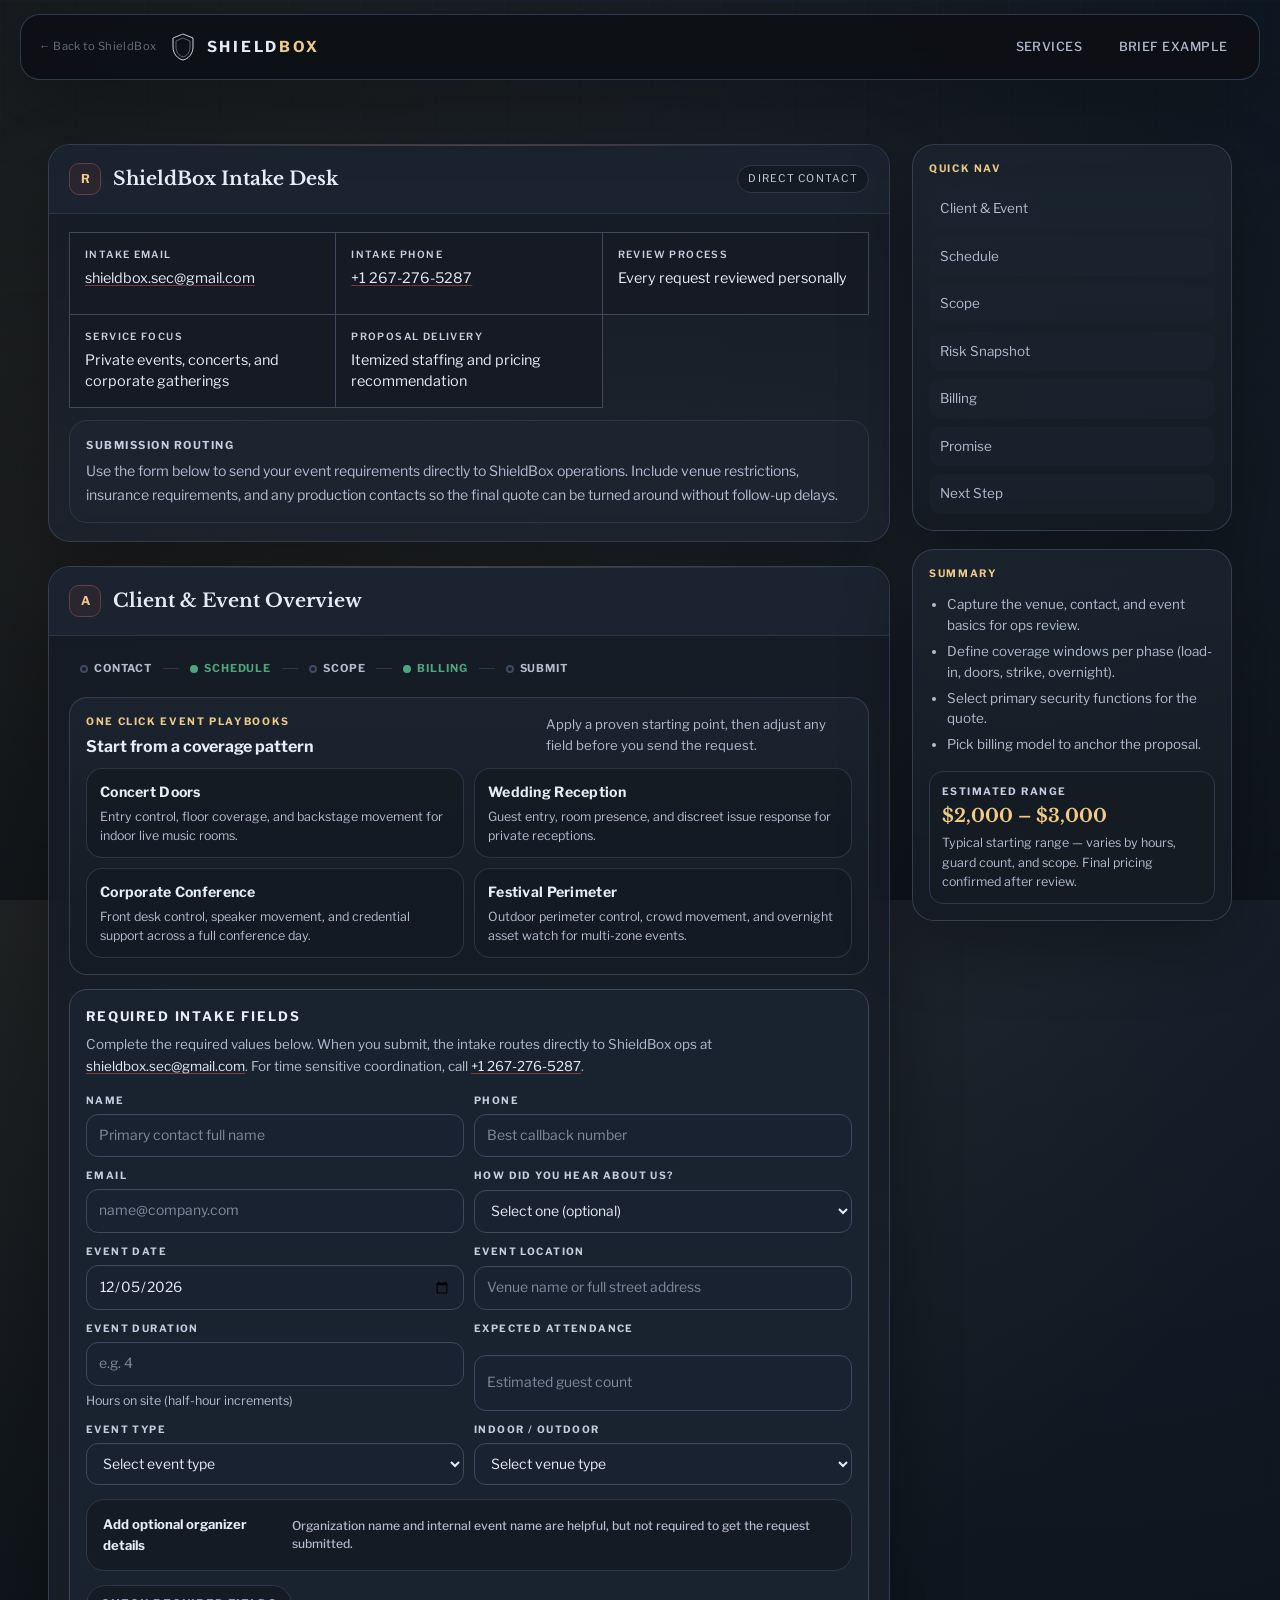
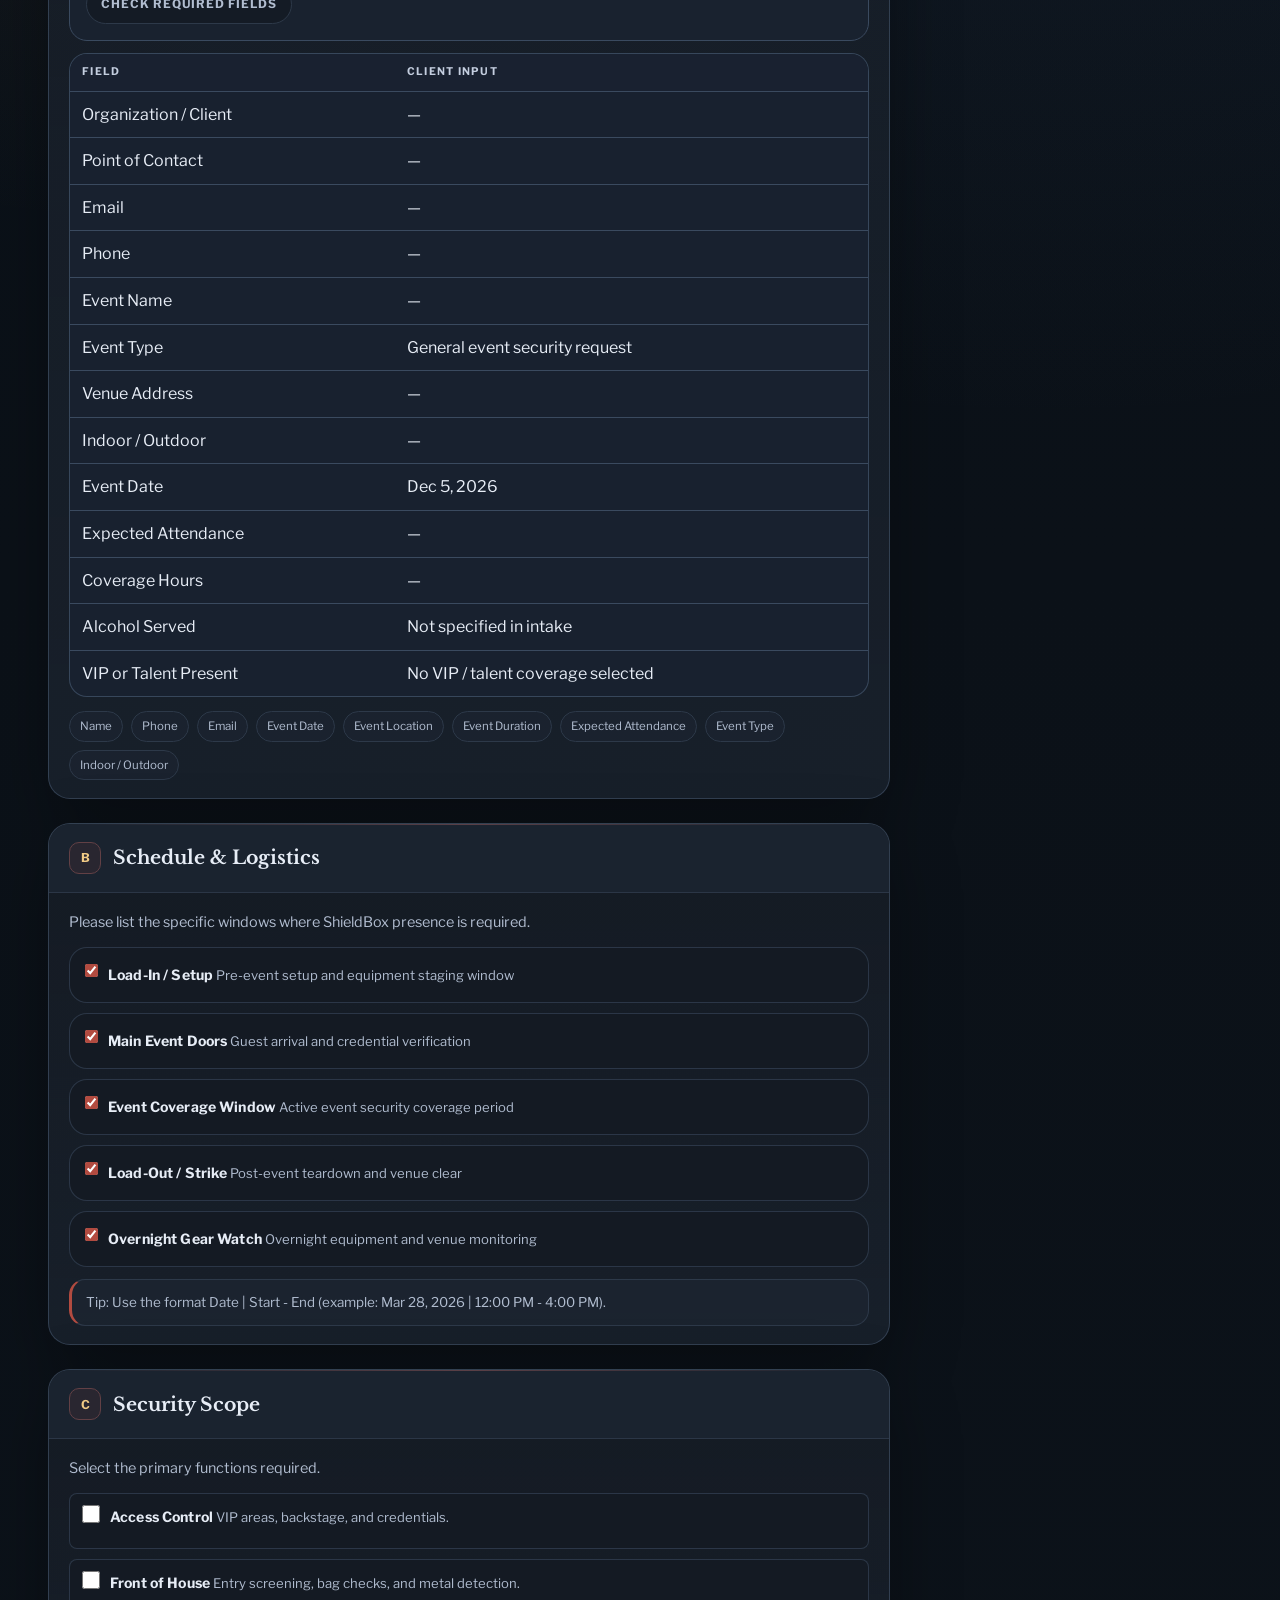
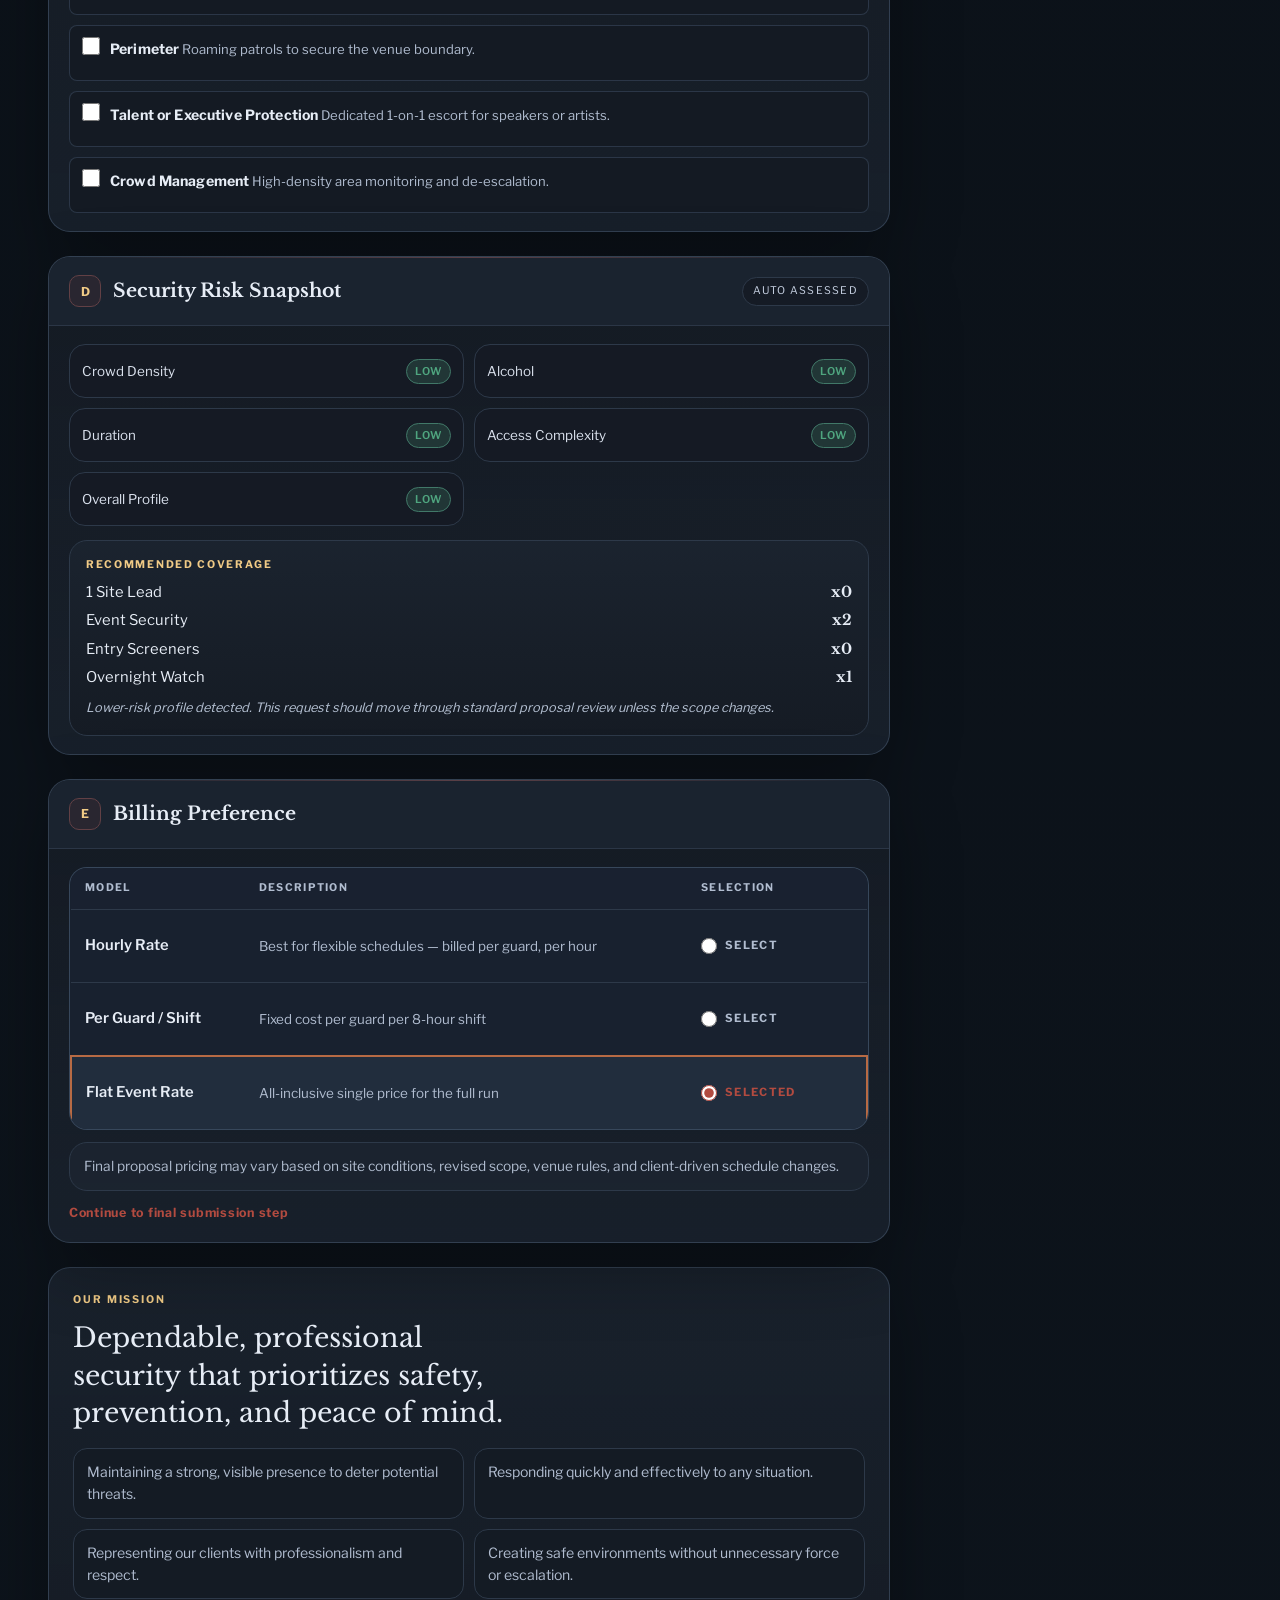
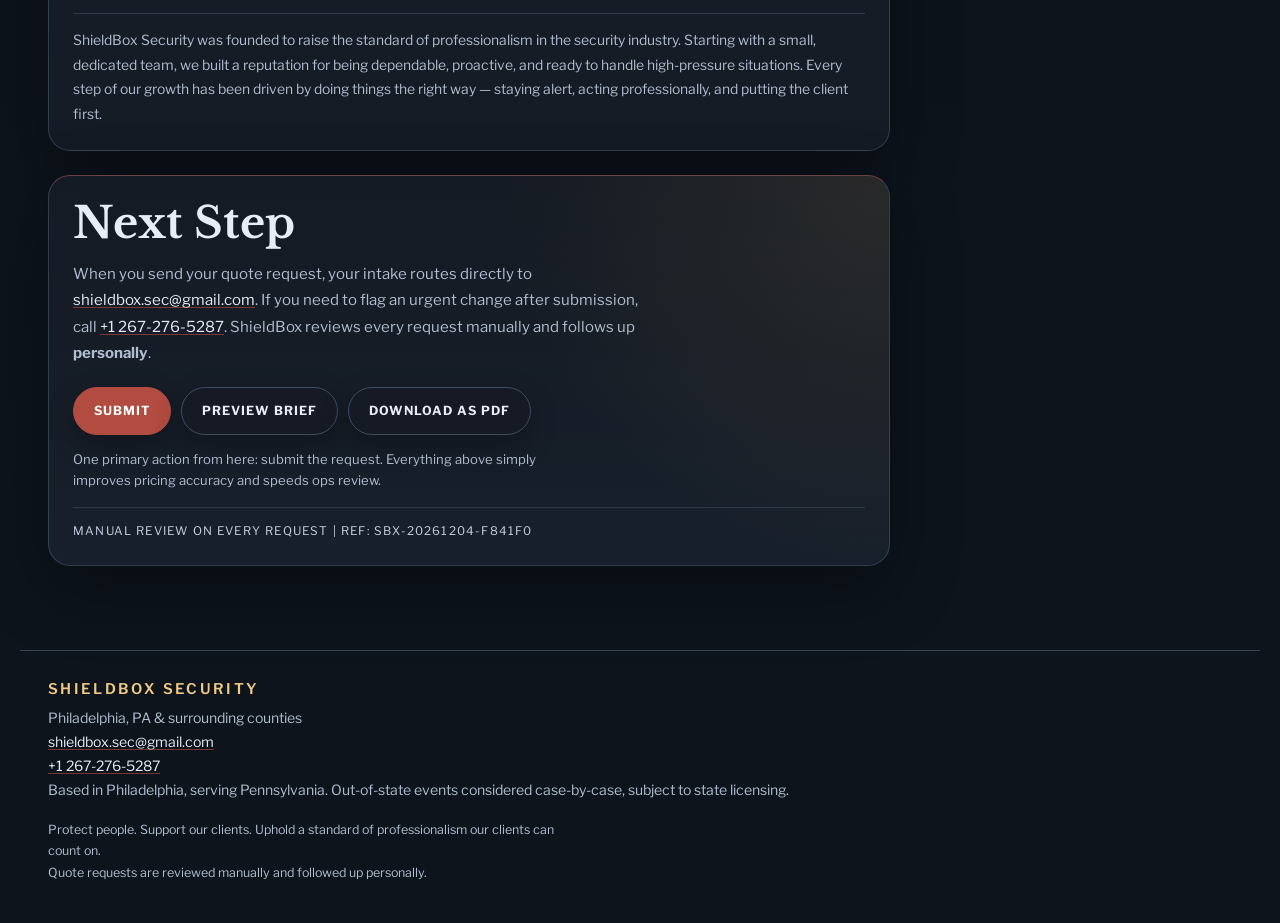
<file: quote.html>
<!DOCTYPE html>
<html lang="en-US">
<head>
  <meta http-equiv="Content-Security-Policy" content="default-src 'self'; style-src 'self' 'unsafe-inline'; font-src 'self' data:; img-src 'self' data: https:; script-src 'self' 'unsafe-inline'; connect-src 'self' https://formsubmit.co; form-action 'self'">
  <meta charset="UTF-8" />
  <meta name="viewport" content="width=device-width, initial-scale=1.0" />
  <meta name="description" content="Request a quote from ShieldBox Security — professional event security in Philadelphia. Fill out the intake form and ShieldBox operations reviews every request personally.">
  <title>Request a Quote | ShieldBox Security</title>
    <link rel="icon" type="image/svg+xml" href="assets/icons/favicon/favicon.svg">
    <link rel="icon" type="image/png" sizes="32x32" href="assets/icons/favicon/favicon-32.png" />
    <link rel="icon" type="image/png" sizes="16x16" href="assets/icons/favicon/favicon-16.png" />
    <link rel="apple-touch-icon" sizes="180x180" href="assets/icons/favicon/apple-touch-icon.png" />
    <meta property="og:title" content="ShieldBox Security | Philadelphia Event Security">
    <meta property="og:description" content="Request a quote for professional event security services in Philadelphia from ShieldBox Security.">
    <meta property="og:type" content="website">
    <meta property="og:url" content="https://shieldboxsecurity.com/quote.html">
    <meta property="og:image" content="https://shieldboxsecurity.com/assets/icons/favicon/android-chrome-512.png">
    <meta name="twitter:card" content="summary">
    <meta name="twitter:title" content="ShieldBox Security | Philadelphia Event Security">
    <meta name="twitter:description" content="Request a quote for professional event security services in Philadelphia from ShieldBox Security.">
    <meta name="twitter:image" content="https://shieldboxsecurity.com/assets/icons/favicon/android-chrome-512.png">
    <link rel="canonical" href="https://shieldboxsecurity.com/quote.html">
    <script type="application/ld+json">
    {
      "@context": "https://schema.org",
      "@type": ["LocalBusiness", "SecurityService"],
      "name": "ShieldBox Security",
      "legalName": "ShieldBox Security LLC",
      "description": "Professional, armed and unarmed event security in Philadelphia. Trained personnel, visible presence, and disciplined protection for events, venues, and private clients.",
      "url": "https://shieldboxsecurity.com/",
      "email": "shieldbox.sec@gmail.com",
      "telephone": "+1-267-276-5287",
      "address": {
        "@type": "PostalAddress",
        "addressLocality": "Philadelphia",
        "addressRegion": "PA",
        "addressCountry": "US"
      },
      "areaServed": [
        { "@type": "City", "name": "Philadelphia", "sameAs": "https://en.wikipedia.org/wiki/Philadelphia" },
        { "@type": "State", "name": "Pennsylvania" }
      ],
      "contactPoint": [
        {
          "@type": "ContactPoint",
          "contactType": "sales",
          "email": "shieldbox.sec@gmail.com",
          "telephone": "+1-267-276-5287",
          "areaServed": ["PA"],
          "availableLanguage": ["English"]
        }
      ],
      "serviceType": ["Event Security", "Crowd Management", "Talent Protection", "Overnight Watch"],
      "priceRange": "$$"
    }
    </script>
  <link rel="stylesheet" href="css/fonts.css" />
  <link rel="stylesheet" href="css/shared.css">
  <link rel="stylesheet" href="css/quote-form.css">
</head>
<body>
  <a class="skip-link" href="#intakeForm">Skip to intake form</a>

  <nav class="site-nav" aria-label="Main navigation">
    <a href="index.html" class="nav-back">&larr; Back to ShieldBox</a>
    <a class="nav-brand" href="index.html">
      <svg width="24" height="28" viewBox="0 0 48 56" fill="none" aria-hidden="true">
        <path d="M24 2C24 2 4 10 4 10V28C4 42 14 52 24 54C34 52 44 42 44 28V10L24 2Z" stroke="var(--ink)" stroke-width="1.8" fill="none" />
        <path d="M24 10C24 10 10 16 10 16V28C10 38 16 46 24 48C32 46 38 38 38 28V16L24 10Z" stroke="var(--ink)" stroke-width="1.4" fill="none" opacity="0.55" />
      </svg>
      <span class="nav-wordmark">shield<span>box</span></span>
    </a>
    <div class="nav-links">
      <a href="index.html#services" class="nav-link-desktop">Services</a>
      <a href="event-quote-request.html" class="nav-link-desktop">Brief Example</a>
    </div>
    <button class="nav-toggle" type="button" aria-expanded="false" aria-controls="navPanel" aria-label="Open menu">
      <span class="nav-toggle-bar" aria-hidden="true"></span>
      <span class="nav-toggle-bar" aria-hidden="true"></span>
      <span class="nav-toggle-bar" aria-hidden="true"></span>
    </button>
    <div class="nav-panel" id="navPanel">
      <a href="index.html">Home</a>
      <a href="index.html#services">Services</a>
      <a href="event-quote-request.html">Brief Example</a>
      <a href="tel:+12672765287" class="nav-panel-contact">Call +1 267-276-5287</a>
      <a href="mailto:shieldbox.sec@gmail.com" class="nav-panel-contact">shieldbox.sec@gmail.com</a>
    </div>
  </nav>
  <noscript>
    <style>
      /* Without JS the hamburger cannot open, so fall back to showing the
         links inline rather than leaving the nav unusable. */
      @media (max-width: 640px) {
        .nav-toggle { display: none !important; }
        .nav-link-desktop { display: inline-flex !important; }
      }
    </style>
  </noscript>

  <!-- =========================================================
       QUOTE REQUEST (standalone page)
  ========================================================= -->
  <div class="quote-section quote-section-standalone" id="quoteStart">
    <div class="layout">
      <div class="stack">

        <!-- DIRECT OPS CONTACT -->
        <section class="section" aria-labelledby="summaryHeading">
          <div class="section-head">
            <span class="section-icon">R</span>
            <h2 id="summaryHeading" class="section-title">ShieldBox Intake Desk</h2>
            <span class="section-note">Direct Contact</span>
          </div>
          <div class="section-body">
            <div class="property-grid">
              <div class="property">
                <div class="property-label">Intake Email</div>
                <div class="property-value"><a href="mailto:shieldbox.sec@gmail.com">shieldbox.sec@gmail.com</a></div>
              </div>
              <div class="property">
                <div class="property-label">Intake Phone</div>
                <div class="property-value"><a href="tel:+12672765287">+1 267-276-5287</a></div>
              </div>
              <div class="property">
                <div class="property-label">Review Process</div>
                <div class="property-value">Every request reviewed personally</div>
              </div>
              <div class="property">
                <div class="property-label">Service Focus</div>
                <div class="property-value">Private events, concerts, and corporate gatherings</div>
              </div>
              <div class="property">
                <div class="property-label">Proposal Delivery</div>
                <div class="property-value">Itemized staffing and pricing recommendation</div>
              </div>
            </div>
            <div class="notes-box">
              <div class="notes-title">Submission Routing</div>
              <p class="notes-copy">Use the form below to send your event requirements directly to ShieldBox operations. Include venue restrictions, insurance requirements, and any production contacts so the final quote can be turned around without follow-up delays.</p>
            </div>
          </div>
        </section>

        <!-- CLIENT & EVENT -->
        <section class="section" id="overview" aria-labelledby="overviewHeading">
          <div class="section-head">
            <span class="section-icon">A</span>
            <h2 id="overviewHeading" class="section-title">Client &amp; Event Overview</h2>
          </div>
          <div class="section-body">
            <nav class="progress-bar" id="progressBar" aria-label="Quote progress">
              <a href="#overview" class="progress-step" data-track="contact" aria-label="Contact"><span class="step-dot"></span><span>Contact</span></a>
              <span class="progress-sep"></span>
              <a href="#schedule" class="progress-step" data-track="schedule" aria-label="Schedule"><span class="step-dot"></span><span>Schedule</span></a>
              <span class="progress-sep"></span>
              <a href="#scope" class="progress-step" data-track="scope" aria-label="Scope"><span class="step-dot"></span><span>Scope</span></a>
              <span class="progress-sep"></span>
              <a href="#billing" class="progress-step" data-track="billing" aria-label="Billing"><span class="step-dot"></span><span>Billing</span></a>
              <span class="progress-sep"></span>
              <a href="#next" class="progress-step" data-track="submit" aria-label="Submit"><span class="step-dot"></span><span>Submit</span></a>
            </nav>
            <div class="intake-restore" id="intakeRestore" hidden>
              <span>Welcome back. Restore your last contact details and playbook?</span>
              <button class="tiny-action" id="restoreFieldsBtn" type="button">Restore</button>
              <button class="tiny-action" id="dismissRestoreBtn" type="button">Dismiss</button>
            </div>
            <section class="playbook-panel" aria-labelledby="playbookHeading">
              <div class="playbook-head">
                <div>
                  <div class="playbook-eyebrow">One Click Event Playbooks</div>
                  <h3 class="playbook-title" id="playbookHeading">Start from a coverage pattern</h3>
                </div>
                <p class="playbook-copy">Apply a proven starting point, then adjust any field before you send the request.</p>
              </div>
              <div class="playbook-grid" id="playbookGrid" role="list" aria-label="Event playbooks"></div>
              <p class="playbook-applied" id="playbookApplied" hidden></p>
            </section>
            <form id="intakeForm" class="intake-form" novalidate aria-labelledby="intakeFormTitle">
              <h3 id="intakeFormTitle" class="form-title">Required Intake Fields</h3>
              <p class="form-help">Complete the required values below. When you submit, the intake routes directly to ShieldBox ops at <a href="mailto:shieldbox.sec@gmail.com">shieldbox.sec@gmail.com</a>. For time sensitive coordination, call <a href="tel:+12672765287">+1 267-276-5287</a>.</p>
              <div class="form-grid">
                <div class="form-field">
                  <label for="fieldName">Name</label>
                  <input id="fieldName" name="name" type="text" required autocomplete="name" placeholder="Primary contact full name" aria-describedby="errFieldName" />
                  <p id="errFieldName" class="field-note field-error" hidden></p>
                </div>
                <div class="form-field">
                  <label for="fieldPhone">Phone</label>
                  <input id="fieldPhone" name="phone" type="tel" required autocomplete="tel" placeholder="Best callback number" pattern="[\d\s\-\+\(\)]{7,20}" title="Phone number" aria-describedby="errFieldPhone" />
                  <p id="errFieldPhone" class="field-note field-error" hidden></p>
                </div>
                <div class="form-field">
                  <label for="fieldEmail">Email</label>
                  <input id="fieldEmail" name="email" type="email" required autocomplete="email" placeholder="name@company.com" aria-describedby="errFieldEmail emailSuggestion" />
                  <p id="errFieldEmail" class="field-note field-error" hidden></p>
                  <p id="emailSuggestion" class="field-note is-warn" hidden></p>
                </div>
                <div class="form-field">
                  <label for="fieldLeadSource">How did you hear about us?</label>
                  <select id="fieldLeadSource" name="lead_source">
                    <option value="" selected>Select one (optional)</option>
                    <option value="Google search">Google search</option>
                    <option value="Referral / word of mouth">Referral / word of mouth</option>
                    <option value="Social media">Social media</option>
                    <option value="Venue recommendation">Venue recommendation</option>
                    <option value="Worked with ShieldBox before">Worked with ShieldBox before</option>
                    <option value="Other">Other</option>
                  </select>
                </div>
                <div class="form-field">
                  <label for="fieldDate">Event Date</label>
                  <input id="fieldDate" name="event_date" type="date" required aria-describedby="errFieldDate" />
                  <p id="errFieldDate" class="field-note field-error" hidden></p>
                </div>
                <div class="form-field">
                  <label for="fieldLocation">Event Location</label>
                  <input id="fieldLocation" name="event_location" type="text" required placeholder="Venue name or full street address" aria-describedby="errFieldLocation" />
                  <p id="errFieldLocation" class="field-note field-error" hidden></p>
                </div>
                <div class="form-field">
                  <label for="fieldDuration">Event Duration</label>
                  <input id="fieldDuration" name="event_duration" type="number" min="1" max="72" step="0.5" required placeholder="e.g. 4" aria-describedby="errFieldDuration durationHint durationFormatNote" />
                  <p id="errFieldDuration" class="field-note field-error" hidden></p>
                  <p id="durationHint" class="field-note">Hours on site (half-hour increments)</p>
                  <p id="durationFormatNote" class="field-note is-warn" hidden>Use decimal hours, e.g. 2.5 for 2 hours 30 minutes</p>
                </div>
                <div class="form-field">
                  <label for="fieldAttendance">Expected Attendance</label>
                  <input id="fieldAttendance" name="expected_attendance" type="number" min="1" max="10000" required placeholder="Estimated guest count" aria-describedby="errFieldAttendance attendanceWarning" />
                  <p id="errFieldAttendance" class="field-note field-error" hidden></p>
                  <p id="attendanceWarning" class="field-note is-warn" hidden>Large event — custom quote recommended</p>
                </div>
                <div class="form-field">
                  <label for="fieldEventType">Event Type</label>
                  <select id="fieldEventType" name="event_type" required aria-describedby="errFieldEventType">
                    <option value="" disabled selected>Select event type</option>
                    <option value="Corporate / Conference">Corporate / Conference</option>
                    <option value="Concert / Live Music">Concert / Live Music</option>
                    <option value="Private Party / Wedding">Private Party / Wedding</option>
                    <option value="Festival / Outdoor Event">Festival / Outdoor Event</option>
                    <option value="Sporting Event">Sporting Event</option>
                    <option value="Nonprofit / Fundraiser">Nonprofit / Fundraiser</option>
                    <option value="Trade Show / Expo">Trade Show / Expo</option>
                    <option value="Other">Other</option>
                  </select>
                  <p id="errFieldEventType" class="field-note field-error" hidden></p>
                </div>
                <div class="form-field">
                  <label for="fieldVenueType">Indoor / Outdoor</label>
                  <select id="fieldVenueType" name="venue_type" required aria-describedby="errFieldVenueType">
                    <option value="" disabled selected>Select venue type</option>
                    <option value="Indoor">Indoor</option>
                    <option value="Outdoor">Outdoor</option>
                    <option value="Mixed (Indoor + Outdoor)">Mixed (Indoor + Outdoor)</option>
                  </select>
                  <p id="errFieldVenueType" class="field-note field-error" hidden></p>
                </div>
              </div>
              <details class="optional-fields">
                <summary>
                  Add optional organizer details
                  <span>Organization name and internal event name are helpful, but not required to get the request submitted.</span>
                </summary>
                <div class="optional-fields-body">
                  <div class="form-grid">
                    <div class="form-field">
                      <label for="fieldOrganization">Organization / Client</label>
                      <input id="fieldOrganization" name="organization" type="text" autocomplete="organization" placeholder="Company, venue group, or private client" />
                    </div>
                    <div class="form-field">
                      <label for="fieldEventName">Event Name</label>
                      <input id="fieldEventName" name="event_name" type="text" placeholder="Show, conference, or private event name" />
                    </div>
                  </div>
                </div>
              </details>
              <div class="visually-hidden" aria-hidden="true">
                <label for="fieldWebsiteTrap">Website</label>
                <input id="fieldWebsiteTrap" name="company_url" type="text" tabindex="-1" autocomplete="off" aria-hidden="true" />
                <input type="hidden" id="fieldSubmissionToken" name="_token" value="" />
              </div>
              <input name="_subject" type="hidden" value="ShieldBox Quote Request" />
              <div class="form-actions">
                <button id="validateIntakeButton" class="tiny-action" type="button">Check Required Fields</button>
                <p id="validationMessage" class="validation-msg" role="status" aria-live="polite"></p>
                <p id="nextPrompt" class="next-prompt" hidden></p>
              </div>
            </form>

            <div class="simple-table-wrap">
              <table class="simple-table" aria-label="Client and event overview">
                <thead>
                  <tr>
                    <th scope="col">Field</th>
                    <th scope="col">Client Input</th>
                  </tr>
                </thead>
                <tbody>
                  <tr><td>Organization / Client</td><td id="summaryOrganization">—</td></tr>
                  <tr><td>Point of Contact</td><td id="summaryName">—</td></tr>
                  <tr><td>Email</td><td id="summaryEmail">—</td></tr>
                  <tr><td>Phone</td><td id="summaryPhone">—</td></tr>
                  <tr><td>Event Name</td><td id="summaryEventName">—</td></tr>
                  <tr><td>Event Type</td><td id="summaryEventType">General event security request</td></tr>
                  <tr><td>Venue Address</td><td id="summaryLocation">—</td></tr>
                  <tr><td>Indoor / Outdoor</td><td id="summaryVenueType">—</td></tr>
                  <tr><td>Event Date</td><td id="summaryDate">—</td></tr>
                  <tr><td>Expected Attendance</td><td id="summaryAttendance">—</td></tr>
                  <tr><td>Coverage Hours</td><td id="summaryDuration">—</td></tr>
                  <tr><td>Alcohol Served</td><td id="summaryAlcohol">Not specified in intake</td></tr>
                  <tr><td>VIP or Talent Present</td><td id="summaryVip">No VIP / talent coverage selected</td></tr>
                </tbody>
              </table>
            </div>

            <div class="core-fields" aria-label="Core fields">
              <span class="core-chip">Name</span>
              <span class="core-chip">Phone</span>
              <span class="core-chip">Email</span>
              <span class="core-chip">Event Date</span>
              <span class="core-chip">Event Location</span>
              <span class="core-chip">Event Duration</span>
              <span class="core-chip">Expected Attendance</span>
              <span class="core-chip">Event Type</span>
              <span class="core-chip">Indoor / Outdoor</span>
            </div>
          </div>
        </section>

        <!-- SCHEDULE -->
        <section class="section" id="schedule" aria-labelledby="scheduleHeading">
          <div class="section-head">
            <span class="section-icon">B</span>
            <h2 id="scheduleHeading" class="section-title">Schedule &amp; Logistics</h2>
          </div>
          <div class="section-body">
            <p class="intro-copy">Please list the specific windows where ShieldBox presence is required.</p>
            <div class="check-grid" role="group" aria-label="Schedule coverage checklist">
              <label class="check-item">
                <input id="schedule_loadin" type="checkbox" name="schedule_loadin" checked />
                <span>
                  <span class="check-label">Load-In / Setup</span>
                  <span class="check-copy">Pre-event setup and equipment staging window</span>
                </span>
              </label>
              <label class="check-item">
                <input id="schedule_doors" type="checkbox" name="schedule_doors" checked />
                <span>
                  <span class="check-label">Main Event Doors</span>
                  <span class="check-copy">Guest arrival and credential verification</span>
                </span>
              </label>
              <label class="check-item">
                <input id="schedule_coverage" type="checkbox" name="schedule_coverage" checked />
                <span>
                  <span class="check-label">Event Coverage Window</span>
                  <span class="check-copy">Active event security coverage period</span>
                </span>
              </label>
              <label class="check-item">
                <input id="schedule_loadout" type="checkbox" name="schedule_loadout" checked />
                <span>
                  <span class="check-label">Load-Out / Strike</span>
                  <span class="check-copy">Post-event teardown and venue clear</span>
                </span>
              </label>
              <label class="check-item">
                <input id="schedule_overnight" type="checkbox" name="schedule_overnight" checked />
                <span>
                  <span class="check-label">Overnight Gear Watch</span>
                  <span class="check-copy">Overnight equipment and venue monitoring</span>
                </span>
              </label>
            </div>
            <aside class="tip-box" aria-label="Schedule tip">
              Tip: Use the format Date | Start - End (example: Mar 28, 2026 | 12:00 PM - 4:00 PM).
            </aside>
          </div>
        </section>

        <!-- SCOPE -->
        <section class="section" id="scope" aria-labelledby="scopeHeading">
          <div class="section-head">
            <span class="section-icon">C</span>
            <h2 id="scopeHeading" class="section-title">Security Scope</h2>
          </div>
          <div class="section-body">
            <p class="intro-copy">Select the primary functions required.</p>
            <div class="check-grid" role="group" aria-label="Security scope checklist">
              <label class="check-item">
                <input id="scope_access" type="checkbox" name="scope_access" value="Access Control" />
                <span>
                  <span class="check-label">Access Control</span>
                  <span class="check-copy">VIP areas, backstage, and credentials.</span>
                  <span class="scope-suggest" hidden data-scope-suggest="access">Suggested for this event size</span>
                </span>
              </label>
              <label class="check-item">
                <input id="scope_frontofhouse" type="checkbox" name="scope_frontofhouse" value="Front of House" />
                <span>
                  <span class="check-label">Front of House</span>
                  <span class="check-copy">Entry screening, bag checks, and metal detection.</span>
                  <span class="scope-suggest" hidden data-scope-suggest="frontofhouse">Suggested for this event size</span>
                </span>
              </label>
              <label class="check-item">
                <input id="scope_perimeter" type="checkbox" name="scope_perimeter" value="Perimeter" />
                <span>
                  <span class="check-label">Perimeter</span>
                  <span class="check-copy">Roaming patrols to secure the venue boundary.</span>
                  <span class="scope-suggest" hidden data-scope-suggest="perimeter">Suggested for 500+ guests</span>
                </span>
              </label>
              <label class="check-item">
                <input id="scope_talent" type="checkbox" name="scope_talent" value="Talent or Executive Protection" />
                <span>
                  <span class="check-label">Talent or Executive Protection</span>
                  <span class="check-copy">Dedicated 1-on-1 escort for speakers or artists.</span>
                  <span class="scope-suggest" hidden data-scope-suggest="talent">Suggested for this event size</span>
                </span>
              </label>
              <label class="check-item">
                <input id="scope_crowd" type="checkbox" name="scope_crowd" value="Crowd Management" />
                <span>
                  <span class="check-label">Crowd Management</span>
                  <span class="check-copy">High-density area monitoring and de-escalation.</span>
                  <span class="scope-suggest" hidden data-scope-suggest="crowd">Suggested for 500+ guests</span>
                </span>
              </label>
            </div>
          </div>
        </section>

        <!-- RISK -->
        <section class="section" id="risk" aria-labelledby="riskHeading">
          <div class="section-head">
            <span class="section-icon">D</span>
            <h2 id="riskHeading" class="section-title">Security Risk Snapshot</h2>
            <span class="section-note">Auto Assessed</span>
          </div>
          <div class="section-body">
            <div class="risk-grid" role="list" aria-label="Risk factors">
              <div class="risk-item" role="listitem"><span class="risk-name">Crowd Density</span><span class="risk-level is-medium" id="riskAttendance">MEDIUM</span></div>
              <div class="risk-item" role="listitem"><span class="risk-name">Alcohol</span><span class="risk-level is-medium" id="riskAlcohol">MEDIUM</span></div>
              <div class="risk-item" role="listitem"><span class="risk-name">Duration</span><span class="risk-level is-medium" id="riskCrowd">MEDIUM</span></div>
              <div class="risk-item" role="listitem"><span class="risk-name">Access Complexity</span><span class="risk-level is-medium" id="riskVenueComplexity">MEDIUM</span></div>
              <div class="risk-item" role="listitem"><span class="risk-name">Overall Profile</span><span class="risk-level is-medium" id="riskOverall">MEDIUM</span></div>
            </div>
            <div class="recommend-box">
              <div class="recommend-title">Recommended Coverage</div>
              <div class="recommend-list">
                <div class="recommend-row"><span>1 Site Lead</span><span id="staffSiteLead">x1</span></div>
                <div class="recommend-row"><span>Event Security</span><span id="staffEventSecurity">x4</span></div>
                <div class="recommend-row"><span>Entry Screeners</span><span id="staffEntryScreeners">x2</span></div>
                <div class="recommend-row"><span>Overnight Watch</span><span id="staffOvernight">x1</span></div>
              </div>
              <p class="recommend-note" id="recommendNote">Preliminary staffing recommendation generated from intake signals. Final staffing is confirmed during ops review.</p>
            </div>
          </div>
        </section>

        <!-- BILLING -->
        <section class="section" id="billing" aria-labelledby="billingHeading">
          <div class="section-head">
            <span class="section-icon">E</span>
            <h2 id="billingHeading" class="section-title">Billing Preference</h2>
          </div>
          <div class="section-body">
            <div class="billing-table-wrap">
              <table class="billing-table" aria-label="Billing model selection">
                <thead>
                  <tr>
                    <th scope="col">Model</th>
                    <th scope="col">Description</th>
                    <th scope="col">Selection</th>
                  </tr>
                </thead>
                <tbody id="billingRows" aria-label="Billing preference options">
                  <tr class="billing-row" data-model="hourly" data-rate="42">
                    <td><div class="billing-model">Hourly Rate <span class="billing-fit-tag" id="fitHourly" hidden>Best fit</span></div></td>
                    <td><div class="billing-desc">Best for flexible schedules — billed per guard, per hour</div></td>
                    <td>
                      <label class="billing-choice">
                        <input class="billing-input" type="radio" name="billingModel" value="hourly" />
                        <span class="billing-choice-text">Select</span>
                      </label>
                    </td>
                  </tr>
                  <tr class="billing-row" data-model="person" data-rate="40.625">
                    <td><div class="billing-model">Per Guard / Shift <span class="billing-fit-tag" id="fitPerson" hidden>Best fit</span></div></td>
                    <td><div class="billing-desc">Fixed cost per guard per 8-hour shift</div></td>
                    <td>
                      <label class="billing-choice">
                        <input class="billing-input" type="radio" name="billingModel" value="person" />
                        <span class="billing-choice-text">Select</span>
                      </label>
                    </td>
                  </tr>
                  <tr class="billing-row is-selected" data-model="flat" data-rate="368.75">
                    <td><div class="billing-model">Flat Event Rate <span class="billing-fit-tag" id="fitFlat" hidden>Best fit</span></div></td>
                    <td><div class="billing-desc">All-inclusive single price for the full run</div></td>
                    <td>
                      <label class="billing-choice">
                        <input class="billing-input" type="radio" name="billingModel" value="flat" checked />
                        <span class="billing-choice-text">Selected</span>
                      </label>
                    </td>
                  </tr>
                </tbody>
              </table>
            </div>
            <p class="billing-note">Final proposal pricing may vary based on site conditions, revised scope, venue rules, and client-driven schedule changes.</p>
            <a href="#next" class="billing-next-link">Continue to final submission step</a>
          </div>
        </section>

        <!-- PROMISE -->
        <section class="promise-card" id="promise" aria-labelledby="promiseHeading">
          <h2 class="promise-title" id="promiseHeading">Our Mission</h2>
          <p class="promise-lead">Dependable, professional security that prioritizes safety, prevention, and peace of mind.</p>
          <div class="promise-points">
            <div>Maintaining a strong, visible presence to deter potential threats.</div>
            <div>Responding quickly and effectively to any situation.</div>
            <div>Representing our clients with professionalism and respect.</div>
            <div>Creating safe environments without unnecessary force or escalation.</div>
          </div>
          <p class="promise-copy">ShieldBox Security was founded to raise the standard of professionalism in the security industry. Starting with a small, dedicated team, we built a reputation for being dependable, proactive, and ready to handle high-pressure situations. Every step of our growth has been driven by doing things the right way — staying alert, acting professionally, and putting the client first.</p>
        </section>

        <!-- NEXT STEP -->
        <section class="next-step" id="next" aria-labelledby="nextHeading">
          <h2 class="next-title" id="nextHeading">Next Step</h2>
          <p class="next-copy">When you send your quote request, your intake routes directly to <a href="mailto:shieldbox.sec@gmail.com">shieldbox.sec@gmail.com</a>. If you need to flag an urgent change after submission, call <a href="tel:+12672765287">+1 267-276-5287</a>. ShieldBox reviews every request manually and follows up <strong>personally</strong>.</p>
          <div class="next-actions">
            <button id="requestButton" class="cta" type="submit" form="intakeForm" data-track="quote-form-submit">Submit</button>
            <button id="previewBriefButton" class="cta cta-secondary" type="button">Preview Brief</button>
            <button id="printButton" class="cta cta-secondary" type="button">Download as PDF</button>
          </div>
          <p class="next-helper">One primary action from here: submit the request. Everything above simply improves pricing accuracy and speeds ops review.</p>
          <div class="next-turnaround">Manual review on every request | Ref: <span id="referencePreview">—</span></div>
        </section>
      </div>

      <!-- SIDEBAR -->
      <aside class="side-stack" aria-label="Quick reference">
        <section class="side-card" aria-labelledby="quickNavHeading">
          <h2 id="quickNavHeading" class="side-title">Quick Nav</h2>
          <nav class="side-list" aria-label="Section quick links">
            <a href="#overview">Client &amp; Event</a>
            <a href="#schedule">Schedule</a>
            <a href="#scope">Scope</a>
            <a href="#risk">Risk Snapshot</a>
            <a href="#billing">Billing</a>
            <a href="#promise">Promise</a>
            <a href="#next">Next Step</a>
          </nav>
        </section>
        <section class="side-card" aria-labelledby="summaryHeadingAside">
          <h2 id="summaryHeadingAside" class="side-title">Summary</h2>
          <ul class="summary-list">
            <li>Capture the venue, contact, and event basics for ops review.</li>
            <li>Define coverage windows per phase (load-in, doors, strike, overnight).</li>
            <li>Select primary security functions for the quote.</li>
            <li>Pick billing model to anchor the proposal.</li>
          </ul>
          <div class="summary-estimate">
            <div class="summary-estimate-label">Estimated Range</div>
            <div class="summary-estimate-value" id="summaryEstimateRange">$2,000 – $3,000</div>
            <p class="summary-estimate-note" id="summaryEstimateNote">Typical starting range — varies by hours, guard count, and scope. Final pricing confirmed after review.</p>
          </div>
        </section>
      </aside>
    </div>

    <div class="submission-confirmation" id="submissionConfirmation" hidden aria-hidden="true" inert>
      <section class="section" aria-labelledby="confirmationHeading">
        <div class="section-head">
          <span class="section-icon">✓</span>
          <h2 id="confirmationHeading" class="section-title" tabindex="-1">Quote Request Accepted</h2>
          <span class="section-note">Proposal Queue</span>
        </div>
        <div class="section-body">
          <p class="confirm-lead">Your intake was accepted for delivery to ShieldBox operations. Keep the reference below for any updates, venue addenda, or insurance requests you send after this step.</p>
          <div class="confirm-reference" id="confirmationReference">SBX-00000000-0000</div>
          <div class="confirm-grid">
            <div class="confirm-item">
              <div class="confirm-label">Ops Email</div>
              <div class="confirm-value"><a href="mailto:shieldbox.sec@gmail.com">shieldbox.sec@gmail.com</a></div>
            </div>
            <div class="confirm-item">
              <div class="confirm-label">Ops Phone</div>
              <div class="confirm-value"><a href="tel:+12672765287">+1 267-276-5287</a></div>
            </div>
            <div class="confirm-item">
              <div class="confirm-label">Follow-Up Window</div>
              <div class="confirm-value">A ShieldBox team member will follow up personally.</div>
            </div>
            <div class="confirm-item">
              <div class="confirm-label">Reply Contact</div>
              <div class="confirm-value" id="confirmationClientEmail">—</div>
            </div>
          </div>
          <p class="confirm-copy">If anything changes before the final quote is issued, email <a href="mailto:shieldbox.sec@gmail.com">shieldbox.sec@gmail.com</a> or call <a href="tel:+12672765287">+1 267-276-5287</a> and include the reference above so operations can update the same request.</p>
          <div class="confirm-actions">
            <button id="previewConfirmationButton" class="cta cta-secondary" type="button">Preview Brief</button>
            <button id="printConfirmationButton" class="cta cta-secondary" type="button">Download as PDF</button>
            <button id="newRequestButton" class="cta" type="button">Start Another Quote</button>
          </div>
        </div>
      </section>
    </div>
  </div>
  </div>

  <footer class="site-footer">
    <div class="footer-brand">
      <div class="footer-name">ShieldBox Security</div>
      <address>
        Philadelphia, PA &amp; surrounding counties<br />
        <a id="footerEmail" href="#"></a><br />
        <a href="tel:+12672765287">+1 267-276-5287</a>
      </address>
      Based in Philadelphia, serving Pennsylvania. Out-of-state events considered case-by-case, subject to state licensing.
    </div>
    <div class="footer-note">
      Protect people. Support our clients. Uphold a standard of professionalism our clients can count on.<br />
      Quote requests are reviewed manually and followed up personally.
    </div>
  </footer>

  <div id="toast" role="status" aria-live="polite" aria-atomic="true" hidden>
    <strong id="toastTitle">Submission status</strong>
    <span id="toastMessage">Please try again or email shieldbox.sec@gmail.com or call +1 267-276-5287.</span>
  </div>
  <script src="js/nav.js" defer></script>
  <script>
    (() => {
      /* ---- Motion helpers ---- */
      const reduceMotionQuery = window.matchMedia("(prefers-reduced-motion: reduce)");
      const feedbackTimers = new WeakMap();

      function flashFeedback(el, kind = "success") {
        if (!el) return;
        const klass = kind === "error" ? "feedback-error" : "feedback-success";
        el.classList.remove("feedback-success", "feedback-error");
        void el.offsetWidth;
        el.classList.add(klass);
        if (feedbackTimers.has(el)) clearTimeout(feedbackTimers.get(el));
        feedbackTimers.set(el, setTimeout(() => {
          el.classList.remove(klass);
          feedbackTimers.delete(el);
        }, reduceMotionQuery.matches ? 20 : 200));
      }

      function bindPressFeedback(selector) {
        document.querySelectorAll(selector).forEach(el => {
          if (el.dataset.pressBound === "true") return; /* camelCase "pressBound" becomes data-press-bound in DOM */
          el.dataset.pressBound = "true";
          const release = () => el.classList.remove("is-pressing");
          el.addEventListener("pointerdown", event => {
            if (event.pointerType === "mouse" && event.button !== 0) return;
            el.classList.add("is-pressing");
          });
          el.addEventListener("pointerup", release);
          el.addEventListener("pointerleave", release);
          el.addEventListener("pointercancel", release);
          el.addEventListener("blur", release);
          el.addEventListener("keyup", release);
          el.addEventListener("keydown", event => {
            if (event.key === " " || event.key === "Enter") el.classList.add("is-pressing");
          });
        });
      }

      function markFieldState(field, state) {
        const wrapper = field && field.closest(".form-field");
        if (!wrapper) return;
        wrapper.classList.remove("is-success", "is-error");
        if (state === "success") wrapper.classList.add("is-success");
        if (state === "error") wrapper.classList.add("is-error");

        /* Announce the failure to assistive tech, not just the eye. Without this
           a screen reader user hears the label and nothing about what is wrong,
           so the error is unreachable and the form cannot be completed. */
        if (!field.willValidate) return;
        const errorNote = document.getElementById(`err${field.id.charAt(0).toUpperCase()}${field.id.slice(1)}`);
        if (state === "error") {
          field.setAttribute("aria-invalid", "true");
          if (errorNote) {
            errorNote.textContent = field.validationMessage || "This field needs attention.";
            errorNote.hidden = false;
          }
        } else {
          field.removeAttribute("aria-invalid");
          if (errorNote) {
            errorNote.textContent = "";
            errorNote.hidden = true;
          }
        }
      }

      bindPressFeedback(".nav-back, .nav-links a, .nav-feature, .nav-cta, .btn, .gallery-card, .svc-card, .quote-flow-step, .side-list a, .progress-step, .tiny-action, .billing-row, #scope .check-item, .mobile-action-dock a");

      /* Form validation */
      const intakeForm = document.getElementById("intakeForm");
      const validateBtn = document.getElementById("validateIntakeButton");
      const valMsg = document.getElementById("validationMessage");
      const fieldOrganization = document.getElementById("fieldOrganization");
      const fieldEventName = document.getElementById("fieldEventName");
      const fieldName = document.getElementById("fieldName");
      const fieldPhone = document.getElementById("fieldPhone");
      const fieldEmail = document.getElementById("fieldEmail");
      const fieldDate = document.getElementById("fieldDate");
      const fieldLocation = document.getElementById("fieldLocation");
      const fieldDuration = document.getElementById("fieldDuration");
      const fieldAttendance = document.getElementById("fieldAttendance");
      const fieldEventType = document.getElementById("fieldEventType");
      const fieldVenueType = document.getElementById("fieldVenueType");
      const fieldSubmissionToken = document.getElementById("fieldSubmissionToken");
      const durationFormatNote = document.getElementById("durationFormatNote");
      const attendanceWarning = document.getElementById("attendanceWarning");
      const emailSuggestion = document.getElementById("emailSuggestion");
      const requestBtn = document.getElementById("requestButton");
      const previewBriefButton = document.getElementById("previewBriefButton");
      const printBtn = document.getElementById("printButton");
      const quoteSection = document.getElementById("quoteStart");
      const submissionConfirmation = document.getElementById("submissionConfirmation");
      const confirmationHeading = document.getElementById("confirmationHeading");
      const confirmationReference = document.getElementById("confirmationReference");
      const confirmationClientEmail = document.getElementById("confirmationClientEmail");
      const referencePreview = document.getElementById("referencePreview");
      const previewConfirmationButton = document.getElementById("previewConfirmationButton");
      const printConfirmationButton = document.getElementById("printConfirmationButton");
      const newRequestButton = document.getElementById("newRequestButton");
      const quoteLayout = quoteSection ? quoteSection.querySelector(".layout") : null;
      const quoteOpeners = Array.from(document.querySelectorAll("[data-open-intake='true']"));
      const toast = document.getElementById("toast");
      const toastTitle = document.getElementById("toastTitle");
      const toastMessage = document.getElementById("toastMessage");

      const summaryOrganization = document.getElementById("summaryOrganization");
      const summaryName = document.getElementById("summaryName");
      const summaryEmail = document.getElementById("summaryEmail");
      const summaryPhone = document.getElementById("summaryPhone");
      const summaryEventName = document.getElementById("summaryEventName");
      const summaryEventType = document.getElementById("summaryEventType");
      const summaryLocation = document.getElementById("summaryLocation");
      const summaryVenueType = document.getElementById("summaryVenueType");
      const summaryDate = document.getElementById("summaryDate");
      const summaryAttendance = document.getElementById("summaryAttendance");
      const summaryDuration = document.getElementById("summaryDuration");
      const summaryAlcohol = document.getElementById("summaryAlcohol");
      const summaryVip = document.getElementById("summaryVip");
      const summaryEstimateRange = document.getElementById("summaryEstimateRange");
      const summaryEstimateNote = document.getElementById("summaryEstimateNote");
      const playbookGrid = document.getElementById("playbookGrid");
      const playbookApplied = document.getElementById("playbookApplied");

      const opsEmail = "shieldbox.sec@gmail.com";
      const opsPhoneDisplay = "+1 267-276-5287";
      const formSubmitEndpoint = "https://formsubmit.co/ajax/shieldbox.sec@gmail.com";
      const briefPreviewKey = "sb-live-brief-preview";
      const briefPreviewUrl = "event-quote-request.html?preview=live";
      const quoteHashes = new Set(["#quoteStart", "#overview", "#schedule", "#scope", "#risk", "#billing", "#next"]);
      const billingCatalog = {
        hourly: { label: "Hourly Rate", price: "Quoted after review", unit: "per guard / hr" },
        person: { label: "Per Guard / Shift", price: "Quoted after review", unit: "per 8-hr shift" },
        flat: { label: "Flat Event Rate", price: "Quoted after review", unit: "all-inclusive" }
      };
      const playbookConfigs = {
        concert_doors: {
          label: "Concert Doors",
          description: "Entry control, floor coverage, and backstage movement for indoor live music rooms.",
          eventType: "Concert / Live Music",
          venueType: "Indoor",
          eventName: "Concert Doors Coverage",
          attendance: 650,
          duration: 6,
          billing: "flat",
          schedule: ["schedule_loadin", "schedule_doors", "schedule_coverage", "schedule_loadout"],
          scheduleWindows: {
            schedule_loadin: "3 hours before doors",
            schedule_doors: "Doors open coverage",
            schedule_coverage: "Main performance window",
            schedule_loadout: "Post-show exit and strike"
          },
          scope: ["scope_access", "scope_frontofhouse", "scope_crowd", "scope_talent"]
        },
        wedding_reception: {
          label: "Wedding Reception",
          description: "Guest entry, room presence, and discreet issue response for private receptions.",
          eventType: "Private Party / Wedding",
          venueType: "Indoor",
          eventName: "Wedding Reception Coverage",
          attendance: 180,
          duration: 5,
          billing: "hourly",
          schedule: ["schedule_doors", "schedule_coverage", "schedule_loadout"],
          scheduleWindows: {
            schedule_doors: "Guest arrival and credential check",
            schedule_coverage: "Reception coverage window",
            schedule_loadout: "Vendor clear and venue wrap"
          },
          scope: ["scope_access", "scope_frontofhouse", "scope_crowd"]
        },
        corporate_conference: {
          label: "Corporate Conference",
          description: "Front desk control, speaker movement, and credential support across a full conference day.",
          eventType: "Corporate / Conference",
          venueType: "Indoor",
          eventName: "Corporate Conference Coverage",
          attendance: 320,
          duration: 8,
          billing: "person",
          schedule: ["schedule_loadin", "schedule_doors", "schedule_coverage", "schedule_loadout"],
          scheduleWindows: {
            schedule_loadin: "Morning access and registration setup",
            schedule_doors: "Guest and staff arrival",
            schedule_coverage: "Session coverage window",
            schedule_loadout: "Speaker exit and strike"
          },
          scope: ["scope_access", "scope_frontofhouse", "scope_talent"]
        },
        festival_perimeter: {
          label: "Festival Perimeter",
          description: "Outdoor perimeter control, crowd movement, and overnight asset watch for multi-zone events.",
          eventType: "Festival / Outdoor Event",
          venueType: "Outdoor",
          eventName: "Festival Perimeter Coverage",
          attendance: 1200,
          duration: 10,
          billing: "flat",
          schedule: ["schedule_loadin", "schedule_doors", "schedule_coverage", "schedule_loadout", "schedule_overnight"],
          scheduleWindows: {
            schedule_loadin: "Vendor ingress and perimeter setup",
            schedule_doors: "Public entry and bag check",
            schedule_coverage: "Festival live operations",
            schedule_loadout: "Public egress and strike",
            schedule_overnight: "Overnight asset watch"
          },
          scope: ["scope_access", "scope_frontofhouse", "scope_perimeter", "scope_crowd"]
        }
      };
      let currentReference = "";
      let lastSuccessfulSubmissionAt = 0;
      let isSubmitting = false;
      let durationColonHint = false;
      let selectedPlaybookKey = "";

      if (fieldDate) fieldDate.min = new Date().toISOString().split("T")[0];
      intakeForm.querySelectorAll("input, select, textarea").forEach(el => {
        el.addEventListener("blur", () => {
          el.classList.add("touched");
          if (!el.willValidate) return;
          if (el.checkValidity() && String(el.value || "").trim()) {
            markFieldState(el, "success");
          } else if (!el.checkValidity()) {
            markFieldState(el, "error");
            flashFeedback(el.closest(".form-field"), "error");
          }
        });
      });
      if (fieldSubmissionToken) {
        fieldSubmissionToken.value = Array.from(crypto.getRandomValues(new Uint8Array(4))).map(byte => byte.toString(16).padStart(2, "0")).join("");
      }

      const riskAttendance = document.getElementById("riskAttendance");
      const riskAlcohol = document.getElementById("riskAlcohol");
      const riskCrowd = document.getElementById("riskCrowd");
      const riskVenueComplexity = document.getElementById("riskVenueComplexity");
      const riskOverall = document.getElementById("riskOverall");
      const staffSiteLead = document.getElementById("staffSiteLead");
      const staffEventSecurity = document.getElementById("staffEventSecurity");
      const staffEntryScreeners = document.getElementById("staffEntryScreeners");
      const staffOvernight = document.getElementById("staffOvernight");
      const recommendNote = document.getElementById("recommendNote");

      function setVal(text, state) {
        valMsg.textContent = text;
        valMsg.classList.remove("is-ok", "is-warn");
        if (state) valMsg.classList.add(state);
      }

      function buildReference() {
        const d = new Date();
        const pad = n => String(n).padStart(2, "0");
        const hex = Array.from(crypto.getRandomValues(new Uint8Array(3))).map(b => b.toString(16).padStart(2, "0")).join("").toUpperCase();
        return `SBX-${d.getFullYear()}${pad(d.getMonth() + 1)}${pad(d.getDate())}-${hex}`;
      }

      function firstInvalidField() {
        return Array.from(intakeForm.elements).find(el => el instanceof HTMLElement && el.willValidate && !el.checkValidity()) || null;
      }

      function fieldLabel(field) {
        const label = field && field.labels && field.labels[0];
        return label ? label.textContent.trim().replace(/\s+/g, " ") : "This field";
      }

      function runValidation({ report = false, scroll = false } = {}) {
        const valid = intakeForm.checkValidity();

        /* Mark every invalid field, not just the first. A screen reader user
           tabbing the form needs each one to announce itself as invalid. */
        const invalidFields = Array.from(intakeForm.elements).filter(
          el => el instanceof HTMLElement && el.willValidate && !el.checkValidity()
        );
        invalidFields.forEach(el => markFieldState(el, "error"));

        if (valid) {
          setVal("All required intake fields are complete.", "is-ok");
          return true;
        }

        /* Name the first offending field in the live region. The old message
           said only "complete required fields", which gave a non-sighted user
           no way to locate the problem. */
        const invalidField = invalidFields[0] || firstInvalidField();
        const reason = String(invalidField && invalidField.validationMessage || "required").replace(/\.\s*$/, "");
        const detail = invalidField
          ? `${invalidFields.length} field${invalidFields.length === 1 ? "" : "s"} need attention. First: ${fieldLabel(invalidField)} — ${reason}.`
          : "Please complete required fields before proposal handoff.";
        setVal(detail, "is-warn");

        if (invalidField) {
          flashFeedback(invalidField.closest(".form-field"), "error");
          if (scroll) goToSection(invalidField, invalidField);
          else if (report) invalidField.focus({ preventScroll: true });
        }
        if (report) intakeForm.reportValidity();
        return false;
      }

      function roundToNearest50(value) {
        return Math.max(50, Math.round(value / 50) * 50);
      }

      function refreshSubmissionToken() {
        if (!fieldSubmissionToken) return;
        fieldSubmissionToken.value = Array.from(crypto.getRandomValues(new Uint8Array(4))).map(byte => byte.toString(16).padStart(2, "0")).join("");
      }

      function syncDurationFormatNote() {
        if (!durationFormatNote) return;
        durationFormatNote.hidden = !(durationColonHint || String(fieldDuration.value || "").includes(":"));
      }

      function syncAttendanceWarning() {
        if (!attendanceWarning) return;
        attendanceWarning.hidden = !(Number(fieldAttendance.value || 0) > 5000);
      }

      function syncReference() {
        if (referencePreview) referencePreview.textContent = currentReference;
        if (confirmationReference) confirmationReference.textContent = currentReference;
      }

      function formatDate(value) {
        if (!value) return "—";
        const parsed = new Date(`${value}T00:00:00`);
        if (Number.isNaN(parsed.getTime())) return value;
        return parsed.toLocaleDateString("en-US", {
          month: "short",
          day: "numeric",
          year: "numeric"
        });
      }

      function setNodeValue(node, value, href) {
        if (!node) return;
        node.textContent = "";
        if (!value) {
          node.textContent = "—";
          return;
        }
        if (href) {
          const link = document.createElement("a");
          link.href = href;
          link.textContent = value;
          node.appendChild(link);
          return;
        }
        node.textContent = value;
      }

      function goToSection(target, focusEl) {
        const el = typeof target === "string" ? document.querySelector(target) : target;
        if (!el) return;
        const reduceMotion = window.matchMedia("(prefers-reduced-motion: reduce)").matches;
        el.scrollIntoView({ behavior: reduceMotion ? "auto" : "smooth", block: "start" });
        if (focusEl) {
          requestAnimationFrame(() => focusEl.focus({ preventScroll: true }));
        }
      }

      function expandQuoteDesk({ scroll = true, focusField = true } = {}) {
        if (!quoteSection) return;
        quoteSection.classList.add("is-expanded");
        if (quoteLayout) {
          quoteLayout.hidden = false;
          quoteLayout.removeAttribute("aria-hidden");
          quoteLayout.inert = false;
        }
        if (submissionConfirmation) {
          submissionConfirmation.removeAttribute("aria-hidden");
          submissionConfirmation.inert = false;
        }
        if (scroll) goToSection("#quoteStart");
        if (focusField) requestAnimationFrame(() => fieldName.focus({ preventScroll: true }));
      }

      quoteOpeners.forEach(link => {
        link.addEventListener("click", event => {
          event.preventDefault();
          flashFeedback(link, "success");
          if (location.hash !== "#quoteStart") {
            history.replaceState(null, "", "#quoteStart");
          }
          expandQuoteDesk();
        });
      });

      function syncOverviewSnapshot() {
        const scopes = scopeSelections();
        setNodeValue(summaryOrganization, fieldOrganization && fieldOrganization.value.trim());
        setNodeValue(summaryName, fieldName && fieldName.value.trim());
        setNodeValue(summaryEmail, fieldEmail && fieldEmail.value.trim(), fieldEmail && fieldEmail.value.trim() ? `mailto:${fieldEmail.value.trim()}` : "");
        setNodeValue(summaryPhone, fieldPhone && fieldPhone.value.trim());
        setNodeValue(summaryEventName, fieldEventName && fieldEventName.value.trim());
        const selectedEventType = fieldEventType && fieldEventType.value.trim();
        setNodeValue(summaryEventType, selectedEventType || inferEventTypeLabel(scopes));
        setNodeValue(summaryLocation, fieldLocation && fieldLocation.value.trim());
        setNodeValue(summaryVenueType, fieldVenueType && fieldVenueType.value.trim());
        setNodeValue(summaryDate, formatDate(fieldDate && fieldDate.value));
        setNodeValue(summaryAttendance, fieldAttendance && fieldAttendance.value ? `${fieldAttendance.value} guests` : "");
        setNodeValue(summaryDuration, fieldDuration && fieldDuration.value ? `${fieldDuration.value} hours` : "");
        setNodeValue(summaryAlcohol, inferAlcoholLabel(scopes));
        setNodeValue(summaryVip, inferVipLabel(scopes));
      }

      function collectCheckedLabels(selector) {
        return Array.from(document.querySelectorAll(selector))
          .filter(input => input.checked)
          .map(input => {
            const label = input.closest("label");
            const text = label && label.querySelector(".check-label");
            return text ? text.textContent.trim() : input.name;
          })
          .join(", ");
      }

      function selectedBillingModel() {
        const checked = document.querySelector('input[name="billingModel"]:checked');
        if (!checked) return "";
        const row = checked.closest(".billing-row");
        const model = row && row.querySelector(".billing-model");
        return model ? model.textContent.trim() : checked.value;
      }

      function setRiskBadge(el, tone, text) {
        if (!el) return;
        el.classList.remove("is-low", "is-medium", "is-high");
        if (tone === "low") el.classList.add("is-low");
        else if (tone === "medium") el.classList.add("is-medium");
        else el.classList.add("is-high");
        el.textContent = text;
      }

      function currency(value) {
        return new Intl.NumberFormat("en-US", {
          style: "currency",
          currency: "USD",
          maximumFractionDigits: 0
        }).format(value);
      }

      function selectedBillingRate() {
        const checked = document.querySelector('input[name="billingModel"]:checked');
        return Number(checked?.closest(".billing-row")?.dataset.rate || 0);
      }

      function currentPlaybook() {
        return playbookConfigs[selectedPlaybookKey] || null;
      }

      function setCheckboxValues(selector, checkedNames) {
        const wanted = new Set(checkedNames);
        document.querySelectorAll(selector).forEach(input => {
          input.checked = wanted.has(input.name);
        });
      }

      function setBillingModel(value) {
        const radio = document.querySelector(`input[name="billingModel"][value="${value}"]`);
        if (!radio) return;
        radio.checked = true;
        syncBilling();
      }

      function syncPlaybookButtons() {
        if (!playbookGrid) return;
        playbookGrid.querySelectorAll(".playbook-chip").forEach(button => {
          button.classList.toggle("is-active", button.dataset.playbookKey === selectedPlaybookKey);
        });
      }

      function savePlaybookPreference(playbookKey) {
        const saved = loadClientData() || {
          v: 1,
          contact: {},
          preferences: {},
          dismissed: { restoreBar: false, scopeSuggestions: false }
        };
        saved.preferences = saved.preferences || {};
        saved.preferences.playbook = playbookKey;
        try { localStorage.setItem(clientKey, JSON.stringify(saved)); } catch {}
      }

      function renderPlaybooks() {
        if (!playbookGrid) return;
        playbookGrid.replaceChildren();
        Object.entries(playbookConfigs).forEach(([key, config]) => {
          const button = document.createElement("button");
          button.type = "button";
          button.className = "playbook-chip";
          button.dataset.playbookKey = key;
          button.setAttribute("role", "listitem");

          const title = document.createElement("span");
          title.className = "playbook-chip-title";
          title.textContent = config.label;

          const copy = document.createElement("span");
          copy.className = "playbook-chip-copy";
          copy.textContent = config.description;

          button.append(title, copy);
          button.addEventListener("click", () => applyPlaybook(key));
          playbookGrid.appendChild(button);
        });
        syncPlaybookButtons();
      }

      function scopeSelections() {
        return Array.from(document.querySelectorAll('#scope input[type="checkbox"]')).filter(input => input.checked);
      }

      function hasAlcoholScope(scopes) {
        return scopes.some(input => {
          const text = input.closest("label")?.textContent.toLowerCase() || "";
          return text.includes("bar") || text.includes("alcohol");
        });
      }

      function hasVipScope(scopes) {
        return scopes.some(input => {
          const text = input.closest("label")?.textContent.toLowerCase() || "";
          return text.includes("vip") || text.includes("talent") || text.includes("executive");
        });
      }

      function inferEventTypeLabel(scopes) {
        if (fieldEventName && fieldEventName.value.trim()) return "Custom event security request";
        if (hasVipScope(scopes)) return "Talent / VIP coverage request";
        if (fieldOrganization && fieldOrganization.value.trim()) return "Private or corporate event request";
        return "General event security request";
      }

      function inferAlcoholLabel(scopes) {
        return hasAlcoholScope(scopes) ? "Alcohol-related scope requested" : "Not specified in intake";
      }

      function inferVipLabel(scopes) {
        return hasVipScope(scopes) ? "VIP or talent coverage requested" : "No VIP / talent coverage selected";
      }

      function staffCount(node) {
        const value = node?.textContent?.trim() || "";
        const match = value.match(/\d+/);
        return match ? Number(match[0]) : 0;
      }

      function currentReviewLane() {
        const overallLabel = riskOverall?.textContent?.trim().toUpperCase() || "";
        if (overallLabel === "HIGH" || overallLabel === "CRITICAL") return "Manual review";
        if (overallLabel === "MEDIUM") return "Ops review";
        return "Standard review";
      }

      function riskToneFromNode(node) {
        if (!node) return "medium";
        if (node.classList.contains("is-high")) return "high";
        if (node.classList.contains("is-low")) return "low";
        return "medium";
      }

      function checkedScheduleRows() {
        const scheduleInputs = Array.from(document.querySelectorAll('#schedule input[type="checkbox"]:checked'));
        const playbook = currentPlaybook();
        const formattedDate = fieldDate.value ? formatDate(fieldDate.value) : "Date to confirm";
        const totalDuration = fieldDuration.value ? `${fieldDuration.value} hrs requested` : "Coverage to confirm";
        if (!scheduleInputs.length) {
          return [{
            phase: "Coverage Window",
            date: formattedDate,
            window: "Requested during intake",
            duration: totalDuration,
            notes: "Ops will confirm phase timing during follow up."
          }];
        }
        return scheduleInputs.map(input => {
          const label = input.closest("label")?.querySelector(".check-label")?.textContent.trim() || input.name;
          const notes = input.closest("label")?.querySelector(".check-copy")?.textContent.trim() || "Requested in intake.";
          const duration = input.name === "schedule_coverage"
            ? totalDuration
            : input.name === "schedule_overnight"
              ? "Overnight"
              : "Included";
          return {
            phase: label,
            date: formattedDate,
            window: playbook?.scheduleWindows?.[input.name] || "Window to confirm with ops",
            duration,
            notes
          };
        });
      }

      function buildBriefData() {
        const playbook = currentPlaybook();
        const scheduleRows = checkedScheduleRows();
        const selectedScopes = Array.from(document.querySelectorAll('#scope input[type="checkbox"]:checked')).map(input => ({
          name: input.closest("label")?.querySelector(".check-label")?.textContent.trim() || input.name,
          description: input.closest("label")?.querySelector(".check-copy")?.textContent.trim() || "Requested in intake."
        }));
        const unselectedScopes = Array.from(document.querySelectorAll('#scope input[type="checkbox"]:not(:checked)')).map(input => ({
          name: input.closest("label")?.querySelector(".check-label")?.textContent.trim() || input.name,
          description: input.closest("label")?.querySelector(".check-copy")?.textContent.trim() || "Available if scope expands."
        }));
        const staffingRows = [
          { label: "Site Lead", count: staffSiteLead.textContent.trim() },
          { label: "Event Security", count: staffEventSecurity.textContent.trim() },
          { label: "Entry Screeners", count: staffEntryScreeners.textContent.trim() },
          { label: "Overnight Watch", count: staffOvernight.textContent.trim() }
        ].filter(item => item.count !== "x0");
        const billingOptions = Array.from(document.querySelectorAll("#billingRows .billing-row")).map(row => {
          const modelKey = row.dataset.model || "";
          const pricing = billingCatalog[modelKey] || { label: modelKey, price: "", unit: "" };
          return {
            key: modelKey,
            label: pricing.label,
            description: row.querySelector(".billing-desc")?.textContent.trim() || "",
            price: pricing.price,
            unit: pricing.unit,
            selected: Boolean(row.querySelector(".billing-input")?.checked)
          };
        });
        const selectedBilling = billingOptions.find(option => option.selected) || billingOptions[0] || null;
        const locationValue = fieldLocation.value.trim();
        const eventTypeValue = fieldEventType.value.trim();
        const venueTypeValue = fieldVenueType.value.trim();
        const eventNameValue = fieldEventName.value.trim() || playbook?.eventName || `${eventTypeValue || "Live event"} coverage`;
        const organizationValue = fieldOrganization.value.trim() || "Organizer to confirm";
        const contactNameValue = fieldName.value.trim() || "Primary contact to confirm";
        const contactEmailValue = fieldEmail.value.trim() || "";
        const contactPhoneValue = fieldPhone.value.trim() || "Callback number to confirm";
        const formattedDate = fieldDate.value ? formatDate(fieldDate.value) : "Date to confirm";
        return {
          mode: "live-preview",
          generatedAt: new Date().toISOString(),
          reference: currentReference || buildReference(),
          playbook: {
            key: selectedPlaybookKey,
            label: playbook?.label || "Custom intake",
            description: playbook?.description || "Preview generated from the current quote form state."
          },
          event: {
            title: eventNameValue,
            organization: organizationValue,
            contactName: contactNameValue,
            contactEmail: contactEmailValue,
            contactPhone: contactPhoneValue,
            eventType: eventTypeValue || "Event type to confirm",
            attendance: fieldAttendance.value ? `${fieldAttendance.value} guests` : "Attendance to confirm",
            location: locationValue || "Venue details to confirm",
            venueType: venueTypeValue || "Venue type to confirm",
            date: formattedDate,
            duration: fieldDuration.value ? `${fieldDuration.value} hours requested` : "Coverage hours to confirm",
            alcoholLabel: summaryAlcohol.textContent.trim(),
            vipLabel: summaryVip.textContent.trim()
          },
          schedule: {
            note: "Schedule rows below reflect the current intake checklist and any selected playbook defaults. Exact timing is confirmed during ops review.",
            rows: scheduleRows
          },
          scope: {
            selected: selectedScopes,
            unselected: unselectedScopes
          },
          risk: {
            reviewLane: currentReviewLane(),
            items: [
              {
                name: fieldAttendance.value ? `Crowd Density (${fieldAttendance.value} guests)` : "Crowd Density",
                level: riskAttendance.textContent.trim(),
                tone: riskToneFromNode(riskAttendance)
              },
              {
                name: "Alcohol",
                level: riskAlcohol.textContent.trim(),
                tone: riskToneFromNode(riskAlcohol)
              },
              {
                name: "Duration",
                level: riskCrowd.textContent.trim(),
                tone: riskToneFromNode(riskCrowd)
              },
              {
                name: "Access Complexity",
                level: riskVenueComplexity.textContent.trim(),
                tone: riskToneFromNode(riskVenueComplexity)
              },
              {
                name: "Overall Profile",
                level: riskOverall.textContent.trim(),
                tone: riskToneFromNode(riskOverall)
              }
            ]
          },
          staffing: {
            title: `${eventNameValue} staffing recommendation`,
            rows: staffingRows.length ? staffingRows : [{ label: "Ops review", count: "Pending" }],
            note: recommendNote.textContent.trim()
          },
          billing: {
            selected: selectedBilling,
            options: billingOptions,
            estimateRange: summaryEstimateRange.textContent.trim(),
            estimateNote: summaryEstimateNote?.textContent.trim() || ""
          },
          ops: {
            email: opsEmail,
            phone: opsPhoneDisplay,
            turnaround: "Personal manual review",
            replyContact: contactEmailValue || opsEmail
          },
          supporting: {
            created: new Date().toLocaleDateString("en-US", {
              month: "long",
              day: "numeric",
              year: "numeric"
            }),
            source: "Website",
            status: "Prospect",
            type: playbook?.label || "Live preview",
            website: "https://shieldboxsecurity.com/",
            notes: `Preview generated from the live quote form. ${playbook?.description || "Edit the intake and reopen preview to refresh this brief."}`
          }
        };
      }

      function openBriefPreview() {
        const briefData = buildBriefData();
        currentReference = briefData.reference;
        syncReference();
        try {
          sessionStorage.setItem(briefPreviewKey, JSON.stringify({ v: 1, brief: briefData }));
        } catch {}
        const previewWindow = window.open(briefPreviewUrl, "_blank");
        if (previewWindow) {
          previewWindow.focus();
        } else {
          window.location.href = briefPreviewUrl;
        }
      }

      function applyPlaybook(key, { persist = true, announce = true } = {}) {
        const playbook = playbookConfigs[key];
        if (!playbook) return;
        const previousPlaybook = currentPlaybook();
        selectedPlaybookKey = key;
        fieldEventType.value = playbook.eventType;
        fieldVenueType.value = playbook.venueType;
        fieldAttendance.value = String(playbook.attendance);
        fieldDuration.value = String(playbook.duration);
        if (!fieldEventName.value.trim() || fieldEventName.value.trim() === previousPlaybook?.eventName) {
          fieldEventName.value = playbook.eventName;
        }
        setCheckboxValues('#schedule input[type="checkbox"]', playbook.schedule);
        setCheckboxValues('#scope input[type="checkbox"]', playbook.scope);
        setBillingModel(playbook.billing);
        if (playbookApplied) {
          playbookApplied.textContent = `${playbook.label} applied. Defaults are loaded and ready to edit.`;
          playbookApplied.hidden = false;
        }
        syncPlaybookButtons();
        syncDurationFormatNote();
        syncAttendanceWarning();
        syncOverviewSnapshot();
        updateQuoteAndRisk();
        syncScopeSuggestions();
        syncBillingFit();
        syncNextPrompt();
        syncProgress();
        if (persist) savePlaybookPreference(key);
        if (announce) flashFeedback(playbookGrid, "success");
      }

      function syncEmailSuggestion() {
        if (!fieldEmail || !emailSuggestion) return;
        const domains = ["gmail.com", "yahoo.com", "outlook.com", "hotmail.com", "icloud.com", "aol.com", "protonmail.com"];
        const value = fieldEmail.value.trim().toLowerCase();
        const [local, domain = ""] = value.split("@");
        const levenshtein = (a, b) => {
          const rows = Array.from({ length: a.length + 1 }, (_, i) => [i]);
          for (let j = 0; j <= b.length; j += 1) rows[0][j] = j;
          for (let i = 1; i <= a.length; i += 1) for (let j = 1; j <= b.length; j += 1) rows[i][j] = a[i - 1] === b[j - 1] ? rows[i - 1][j - 1] : 1 + Math.min(rows[i - 1][j], rows[i][j - 1], rows[i - 1][j - 1]);
          return rows[a.length][b.length];
        };
        const suggestion = domains.find(item => item !== domain && levenshtein(domain, item) <= 2);
        emailSuggestion.replaceChildren();
        if (!local || !domain || !suggestion) {
          emailSuggestion.hidden = true;
          return;
        }
        const fix = document.createElement("button");
        fix.type = "button";
        fix.textContent = suggestion;
        fix.className = "email-fix-btn";
        fix.addEventListener("click", () => {
          fieldEmail.value = `${local}@${suggestion}`;
          emailSuggestion.hidden = true;
          syncOverviewSnapshot();
        });
        emailSuggestion.append("Did you mean ", fix, "?");
        emailSuggestion.hidden = false;
      }

      function updateQuoteAndRisk() {
        const attendance = Math.max(0, Number(fieldAttendance.value || 0));
        const duration = Math.max(0, Number(fieldDuration.value || 0));
        const scopes = scopeSelections();
        const alcoholRiskActive = hasAlcoholScope(scopes);
        const billingModel = document.querySelector('input[name="billingModel"]:checked')?.closest(".billing-row")?.dataset.model || "";
        const rate = selectedBillingRate();
        let total;
        if (billingModel === "flat") {
          total = rate * 8; /* recover fixed event price */
        } else if (billingModel === "person") {
          const baseGuardCount = attendance >= 1000 ? 8 : attendance >= 500 ? 5 : attendance >= 200 ? 3 : 2;
          total = rate * 8 * baseGuardCount; /* per-shift rate × full shift × guards */
        } else {
          total = rate * duration; /* hourly */
        }

        if (attendance > 2000) total *= 1.35;
        else if (attendance > 500) total *= 1.15;
        if (scopes.length > 2) total *= 1 + ((scopes.length - 2) * 0.08);

        if (summaryEstimateRange) {
          /* Static client-provided planning range; per-event pricing is quoted after manual review */
          summaryEstimateRange.textContent = "$2,000 – $3,000";
        }

        const crowdRisk = attendance >= 1000 ? { tone: "high", label: "HIGH", severity: 2 } : attendance >= 200 ? { tone: "medium", label: "MEDIUM", severity: 1 } : { tone: "low", label: "LOW", severity: 0 };
        const alcoholRisk = alcoholRiskActive ? { tone: "high", label: "HIGH", severity: 2 } : { tone: "low", label: "LOW", severity: 0 };
        const durationRisk = duration >= 8 ? { tone: "high", label: "HIGH", severity: 2 } : duration >= 4 ? { tone: "medium", label: "MEDIUM", severity: 1 } : { tone: "low", label: "LOW", severity: 0 };
        const accessRisk = attendance > 500 && duration > 6 ? { tone: "high", label: "HIGH", severity: 2 } : attendance <= 100 && duration <= 3 ? { tone: "low", label: "LOW", severity: 0 } : { tone: "medium", label: "MEDIUM", severity: 1 };
        const overallRisk = [crowdRisk, alcoholRisk, durationRisk, accessRisk].reduce((highest, current) => current.severity > highest.severity ? current : highest, crowdRisk);

        setRiskBadge(riskAttendance, crowdRisk.tone, crowdRisk.label);
        setRiskBadge(riskAlcohol, alcoholRisk.tone, alcoholRisk.label);
        setRiskBadge(riskCrowd, durationRisk.tone, durationRisk.label);
        setRiskBadge(riskVenueComplexity, accessRisk.tone, accessRisk.label);
        setRiskBadge(riskOverall, overallRisk.tone, overallRisk.label);

        const baseGuards = attendance >= 1000 ? 8 : attendance >= 500 ? 5 : attendance >= 200 ? 3 : 2;
        const totalGuards = Math.max(2, baseGuards + Math.max(0, scopes.length - 2) + (overallRisk.severity === 2 ? 1 : 0));
        const siteLead = attendance >= 250 || overallRisk.severity === 2 ? 1 : 0;
        const entryScreeners = alcoholRiskActive || attendance >= 300 ? Math.max(1, Math.ceil(totalGuards / 3)) : 0;
        const overnight = document.getElementById("schedule_overnight")?.checked ? 1 : 0;
        const eventSecurity = Math.max(2, totalGuards - entryScreeners);

        staffSiteLead.textContent = `x${siteLead}`;
        staffEventSecurity.textContent = `x${eventSecurity}`;
        staffEntryScreeners.textContent = `x${entryScreeners}`;
        staffOvernight.textContent = `x${overnight}`;

        if (overallRisk.severity === 2) {
          recommendNote.textContent = "High-risk profile detected. Expect expanded staffing, tighter access control, and manual proposal review before final pricing is confirmed.";
        } else if (overallRisk.severity === 1) {
          recommendNote.textContent = "Moderate-risk profile detected. ShieldBox will review staffing mix and access-control needs before final pricing is confirmed.";
        } else {
          recommendNote.textContent = "Lower-risk profile detected. This request should move through standard proposal review unless the scope changes.";
        }
      }

      validateBtn.addEventListener("click", () => {
        validateBtn.disabled = true;
        validateBtn.setAttribute("aria-busy", "true");
        const originalText = validateBtn.textContent;
        validateBtn.textContent = "Checking…";
        setTimeout(() => {
          const valid = runValidation({ report: true });
          flashFeedback(validateBtn, valid ? "success" : "error");
          validateBtn.disabled = false;
          validateBtn.setAttribute("aria-busy", "false");
          validateBtn.textContent = originalText;
        }, 50);
      });

      quoteSection.addEventListener("input", e => {
        const target = e.target;
        if (!(target instanceof HTMLElement)) return;
        if (target === fieldDuration || target === fieldAttendance || target.matches('#scope input[type="checkbox"], input[name="billingModel"]')) updateQuoteAndRisk();
        if (target === fieldDuration) syncDurationFormatNote();
        if (target === fieldAttendance) syncAttendanceWarning();
        if (target.closest("#overview") || target.matches('#scope input[type="checkbox"]')) syncOverviewSnapshot();
        if (target.matches("input, select") && target.willValidate) {
          if (target.checkValidity() && String(target.value || "").trim()) {
            markFieldState(target, "success");
          } else if (target.classList.contains("touched")) {
            markFieldState(target, "error");
          }
        }
        if (valMsg.textContent) runValidation();
        syncScopeSuggestions();
        syncBillingFit();
        syncNextPrompt();
        syncProgress();
      });

      quoteSection.addEventListener("change", e => {
        const target = e.target;
        if (!(target instanceof HTMLElement)) return;
        if (target.matches('#scope input[type="checkbox"], input[name="billingModel"], #fieldDuration, #fieldAttendance')) updateQuoteAndRisk();
        if (target.closest("#overview") || target.matches('#scope input[type="checkbox"]')) syncOverviewSnapshot();
        if (target.matches('#scope input[type="checkbox"]')) {
          flashFeedback(target.closest(".check-item"), "success");
        }
        if (target.matches("input, select") && target.willValidate) {
          markFieldState(target, target.checkValidity() && String(target.value || "").trim() ? "success" : "error");
        }
        syncScopeSuggestions();
        syncBillingFit();
        syncNextPrompt();
        syncProgress();
      });

      fieldDuration.addEventListener("beforeinput", e => {
        if (typeof e.data === "string" && e.data.includes(":")) {
          durationColonHint = true;
          syncDurationFormatNote();
        }
      });

      fieldDuration.addEventListener("paste", e => {
        const pasted = e.clipboardData?.getData("text") || "";
        if (pasted.includes(":")) durationColonHint = true;
        syncDurationFormatNote();
      });

      fieldEmail.addEventListener("blur", syncEmailSuggestion);

      /* Billing radios */
      const billingInputs = Array.from(document.querySelectorAll('input[name="billingModel"]'));
      const billingRows = Array.from(document.querySelectorAll(".billing-row"));

      function syncBilling() {
        billingRows.forEach(row => {
          const radio = row.querySelector('input[name="billingModel"]');
          const text = row.querySelector(".billing-choice-text");
          const on = Boolean(radio && radio.checked);
          row.classList.toggle("is-selected", on);
          if (text) text.textContent = on ? "Selected" : "Select";
        });
      }

      billingInputs.forEach(i => i.addEventListener("change", () => {
        syncBilling();
        updateQuoteAndRisk();
        flashFeedback(i.closest(".billing-row"), "success");
        if (window.innerWidth <= 640) {
          setTimeout(() => goToSection("#next"), 120);
        }
      }));

      billingRows.forEach(row => {
        row.addEventListener("click", e => {
          if (e.target.closest("input[type='radio']")) return;
          const radio = row.querySelector('input[name="billingModel"]');
          if (radio && !radio.checked) {
            radio.checked = true;
            radio.dispatchEvent(new Event("change", { bubbles: true }));
          }
        });
      });

      syncBilling();
      billingRows.forEach(row => {
        row.addEventListener('keydown', e => {
          if (e.key === 'Enter' || e.key === ' ') {
            e.preventDefault();
            const radio = row.querySelector('input[name="billingModel"]');
            if (radio && !radio.checked) {
              radio.checked = true;
              radio.dispatchEvent(new Event('change', { bubbles: true }));
            }
          }
        });
      });
      currentReference = buildReference();
      syncReference();
      syncOverviewSnapshot();
      syncDurationFormatNote();
      syncAttendanceWarning();
      updateQuoteAndRisk();

      let toastTimer;

      function clearToast() {
        toast.classList.remove("show", "is-error", "is-success");
        toast.hidden = true;
      }

      function showToast(title, message, tone = "ok") {
        clearTimeout(toastTimer);
        clearToast();
        const isError = tone === "error";
        toast.setAttribute("role", isError ? "alert" : "status");
        toast.setAttribute("aria-live", isError ? "assertive" : "polite");
        toastTitle.textContent = title;
        toastMessage.textContent = message;
        toast.hidden = false;
        toast.classList.toggle("is-success", !isError);
        toast.classList.toggle("is-error", isError);
        requestAnimationFrame(() => toast.classList.add("show"));
        toastTimer = setTimeout(() => {
          toast.classList.remove("show");
          setTimeout(() => { toast.hidden = true; }, 200);
        }, isError ? 4400 : 3000);
      }

      function submissionWasAccepted(response, result) {
        return response.ok && (result.success === true || result.success === "true");
      }

      intakeForm.addEventListener("submit", async e => {
        e.preventDefault();
        if (isSubmitting) return;
        if (!runValidation({ report: true, scroll: true })) {
          flashFeedback(requestBtn, "error");
          return;
        }
        if (Date.now() - lastSuccessfulSubmissionAt < 10000) {
          flashFeedback(requestBtn, "error");
          showToast("Please wait before resubmitting", "Please wait before resubmitting.", "error");
          return;
        }

        isSubmitting = true;
        intakeForm.setAttribute("aria-busy", "true");
        requestBtn.disabled = true;
        requestBtn.setAttribute("aria-busy", "true");
        requestBtn.classList.add("is-loading");
        requestBtn.textContent = "Sending request…";
        setVal("All required intake fields are complete. Sending securely; keep this page open.", "is-ok");

        const submissionReference = currentReference || buildReference();
        const data = new FormData(intakeForm);
        const recommendedGuards = staffCount(staffSiteLead) + staffCount(staffEventSecurity) + staffCount(staffEntryScreeners) + staffCount(staffOvernight);
        data.append("_replyto", fieldEmail.value.trim());
        data.append("_template", "table");
        data.append("_url", location.href);
        data.append("reference", submissionReference);
        data.set("event_type", summaryEventType.textContent.trim());
        data.append("alcohol_service", summaryAlcohol.textContent.trim());
        data.append("vip_or_talent", summaryVip.textContent.trim());
        data.append("schedule_windows", collectCheckedLabels('#schedule input[type="checkbox"]'));
        data.append("scope_functions", collectCheckedLabels('#scope input[type="checkbox"]'));
        data.append("billing_preference", selectedBillingModel());
        data.append("risk_index", riskOverall.textContent.trim());
        data.append("review_lane", currentReviewLane());
        data.append("estimated_price_range", summaryEstimateRange ? summaryEstimateRange.textContent.trim() : "");
        data.append("recommended_guards", String(recommendedGuards));
        data.append(
          "recommended_staffing",
          [
            `Site Lead ${staffSiteLead.textContent.trim()}`,
            `Event Security ${staffEventSecurity.textContent.trim()}`,
            `Entry Screeners ${staffEntryScreeners.textContent.trim()}`,
            `Overnight ${staffOvernight.textContent.trim()}`
          ].join(" | ")
        );
        data.append("ops_note", recommendNote.textContent.trim());
        data.append("submitted_from", location.href);

        const submissionController = new AbortController();
        const submissionTimeout = setTimeout(() => submissionController.abort(), 15000);

        try {
          const resp = await fetch(formSubmitEndpoint, {
            method: "POST",
            body: data,
            headers: { Accept: "application/json" },
            signal: submissionController.signal
          });
          const contentType = resp.headers.get("content-type") || "";
          if (!contentType.toLowerCase().includes("application/json")) {
            throw new Error("The delivery service returned an unexpected response.");
          }
          const result = await resp.json();
          const accepted = submissionWasAccepted(resp, result);
          if (!accepted) throw new Error("The delivery service did not confirm acceptance.");

          lastSuccessfulSubmissionAt = Date.now();
          currentReference = submissionReference;
          syncReference();
          setNodeValue(confirmationClientEmail, fieldEmail.value.trim(), `mailto:${fieldEmail.value.trim()}`);
          submissionConfirmation.hidden = false;
          quoteSection.classList.add("is-submitted");
          saveClientData();
          syncProgress();
          requestBtn.textContent = "Request Accepted";
          requestBtn.classList.remove("is-loading");
          flashFeedback(requestBtn, "success");
          showToast("Request accepted", "Your request was accepted for delivery. Keep the reference shown here.", "ok");

          const reduceMotion = window.matchMedia("(prefers-reduced-motion: reduce)").matches;
          window.scrollTo({ top: quoteSection.offsetTop - 12, behavior: reduceMotion ? "auto" : "smooth" });
          requestAnimationFrame(() => {
            flashFeedback(submissionConfirmation, "success");
            confirmationHeading.focus({ preventScroll: true });
          });
        } catch (err) {
          requestBtn.classList.remove("is-loading");
          requestBtn.textContent = "Retry available in 3s";
          requestBtn.disabled = true;
          flashFeedback(requestBtn, "error");
          const timedOut = err instanceof DOMException && err.name === "AbortError";
          showToast(
            timedOut ? "Request timed out" : "Delivery not confirmed",
            `Your request was not confirmed. Try again or contact ShieldBox at ${opsPhoneDisplay}.`,
            "error"
          );
          setVal(
            timedOut
              ? "The request timed out before delivery was confirmed. Your details remain in the form; try again."
              : "Delivery was not confirmed. Your details remain in the form; review them and try again.",
            "is-warn"
          );
          setTimeout(() => {
            isSubmitting = false;
            requestBtn.disabled = false;
            requestBtn.textContent = "Try Again";
          }, 3000);
          return;
        } finally {
          clearTimeout(submissionTimeout);
          intakeForm.setAttribute("aria-busy", "false");
          requestBtn.setAttribute("aria-busy", "false");
        }

        isSubmitting = false;
        requestBtn.disabled = true;
      });

      previewBriefButton.addEventListener("click", openBriefPreview);
      previewConfirmationButton.addEventListener("click", openBriefPreview);
      printBtn.addEventListener("click", () => window.print());
      printConfirmationButton.addEventListener("click", () => window.print());
      newRequestButton.addEventListener("click", () => {
        intakeForm.reset();
        document.querySelectorAll(".form-field").forEach(field => {
          field.classList.remove("is-success", "is-error", "feedback-success", "feedback-error");
        });
        currentReference = buildReference();
        syncReference();
        refreshSubmissionToken();
        fieldDate.min = new Date().toISOString().split("T")[0];
        submissionConfirmation.hidden = true;
        quoteSection.classList.remove("is-submitted");
        isSubmitting = false;
        requestBtn.disabled = false;
        requestBtn.setAttribute("aria-busy", "false");
        requestBtn.classList.remove("is-loading");
        requestBtn.textContent = "Submit";
        setVal("", "");
        durationColonHint = false;
        syncDurationFormatNote();
        syncAttendanceWarning();
        if (emailSuggestion) {
          emailSuggestion.hidden = true;
          emailSuggestion.replaceChildren();
        }
        syncOverviewSnapshot();
        updateQuoteAndRisk();
        syncBilling();
        clearToast();
        /* Reset anticipatory UX state */
        intakeRestore.hidden = true;
        nextPrompt.hidden = true;
        if (fitHourly) fitHourly.hidden = true;
        if (fitPerson) fitPerson.hidden = true;
        if (fitFlat) fitFlat.hidden = true;
        document.querySelectorAll("[data-scope-suggest]").forEach(b => b.hidden = true);
        selectedPlaybookKey = "";
        if (playbookApplied) playbookApplied.hidden = true;
        syncPlaybookButtons();
        syncProgress();
        requestAnimationFrame(() => fieldName.focus());
      });
      /* ---- Anticipatory UX ---- */
      const clientKey = "sb-client:shieldbox";
      const intakeRestore = document.getElementById("intakeRestore");
      const restoreFieldsBtn = document.getElementById("restoreFieldsBtn");
      const dismissRestoreBtn = document.getElementById("dismissRestoreBtn");
      const nextPrompt = document.getElementById("nextPrompt");
      const fitHourly = document.getElementById("fitHourly");
      const fitPerson = document.getElementById("fitPerson");
      const fitFlat = document.getElementById("fitFlat");

      function loadClientData() {
        try {
          const raw = localStorage.getItem(clientKey);
          if (!raw) return null;
          const data = JSON.parse(raw);
          if (data.v !== 1) { localStorage.removeItem(clientKey); return null; }
          if (data.lastSubmission && Date.now() - data.lastSubmission.ts > 180 * 24 * 60 * 60 * 1000) {
            localStorage.removeItem(clientKey);
            return null;
          }
          return data;
        } catch { localStorage.removeItem(clientKey); return null; }
      }

      function saveClientData() {
        const billingChecked = document.querySelector('input[name="billingModel"]:checked');
        const scopeChecked = Array.from(document.querySelectorAll('#scope input[type="checkbox"]:checked')).map(el => el.name);
        const data = {
          v: 1,
          contact: {
            name: fieldName.value.trim(),
            phone: fieldPhone.value.trim(),
            email: fieldEmail.value.trim(),
            organization: fieldOrganization ? fieldOrganization.value.trim() : ""
          },
          preferences: {
            billing: billingChecked ? billingChecked.value : "flat",
            theme: "default",
            scopeDefaults: scopeChecked,
            playbook: selectedPlaybookKey
          },
          lastSubmission: {
            reference: currentReference,
            date: fieldDate.value,
            location: fieldLocation.value.trim(),
            ts: Date.now()
          },
          dismissed: { restoreBar: false, scopeSuggestions: false }
        };
        try { localStorage.setItem(clientKey, JSON.stringify(data)); } catch {}
      }

      function showRestoreBar() {
        const saved = loadClientData();
        if (!saved) return;
        const hasSavedContact = Boolean(saved.contact && saved.contact.name);
        const hasSavedPlaybook = Boolean(saved.preferences && saved.preferences.playbook);
        if (!hasSavedContact && !hasSavedPlaybook) return;
        if (saved.dismissed && saved.dismissed.restoreBar) return;
        if (fieldName.value.trim() || fieldEmail.value.trim() || selectedPlaybookKey) return;
        intakeRestore.hidden = false;
      }

      function restoreFields() {
        const saved = loadClientData();
        if (!saved) return;
        const c = saved.contact || {};
        if (saved.preferences && saved.preferences.playbook) {
          applyPlaybook(saved.preferences.playbook, { persist: false, announce: false });
        }
        if (c.name) fieldName.value = c.name;
        if (c.phone) fieldPhone.value = c.phone;
        if (c.email) fieldEmail.value = c.email;
        if (c.organization && fieldOrganization) fieldOrganization.value = c.organization;
        if (saved.preferences && saved.preferences.billing) {
          const radio = document.querySelector(`input[name="billingModel"][value="${saved.preferences.billing}"]`);
          if (radio) { radio.checked = true; radio.dispatchEvent(new Event("change", { bubbles: true })); }
        }
        if (saved.preferences && saved.preferences.scopeDefaults) {
          saved.preferences.scopeDefaults.forEach(name => {
            const input = document.querySelector(`#scope input[type="checkbox"][name="${name}"]`);
            if (input) input.checked = true;
          });
        }
        intakeRestore.hidden = true;
        syncOverviewSnapshot();
        updateQuoteAndRisk();
        syncScopeSuggestions();
        syncBillingFit();
        syncNextPrompt();
        syncProgress();
        showToast("Details restored", "Contact info loaded from your last submission.");
      }

      function dismissRestore() {
        intakeRestore.hidden = true;
        const saved = loadClientData();
        if (saved) {
          saved.dismissed = saved.dismissed || {};
          saved.dismissed.restoreBar = true;
          try { localStorage.setItem(clientKey, JSON.stringify(saved)); } catch {}
        }
      }

      restoreFieldsBtn.addEventListener("click", restoreFields);
      dismissRestoreBtn.addEventListener("click", dismissRestore);

      /* Scope auto-suggestions based on attendance */
      function syncScopeSuggestions() {
        const attendance = Number(fieldAttendance.value || 0);
        const badges = document.querySelectorAll("[data-scope-suggest]");
        badges.forEach(badge => {
          const key = badge.dataset.scopeSuggest;
          let show = false;
          if (attendance >= 1000) {
            show = ["crowd", "perimeter", "frontofhouse", "access"].includes(key);
          } else if (attendance >= 500) {
            show = ["crowd", "perimeter", "frontofhouse", "access"].includes(key);
          }
          const checkbox = badge.closest("label")?.querySelector('input[type="checkbox"]');
          if (checkbox && checkbox.checked) show = false;
          badge.hidden = !show;
        });
      }

      /* Billing best-fit tag */
      function syncBillingFit() {
        const duration = Number(fieldDuration.value || 0);
        const attendance = Number(fieldAttendance.value || 0);
        if (fitHourly) fitHourly.hidden = true;
        if (fitPerson) fitPerson.hidden = true;
        if (fitFlat) fitFlat.hidden = true;
        if (duration <= 0) return;
        if (duration < 3) {
          if (fitHourly) fitHourly.hidden = false;
        } else if (duration >= 8 || attendance >= 500) {
          if (fitFlat) fitFlat.hidden = false;
        } else {
          if (fitPerson) fitPerson.hidden = false;
        }
      }

      /* Contextual next-action prompt */
      function syncNextPrompt() {
        if (!nextPrompt) return;
        const valid = intakeForm.checkValidity();
        if (!valid) { nextPrompt.hidden = true; return; }
        const billingChecked = document.querySelector('input[name="billingModel"]:checked');
        nextPrompt.replaceChildren();
        if (!billingChecked) {
          const link = document.createElement("a");
          link.href = "#billing";
          link.textContent = "choose a billing model";
          nextPrompt.append("Fields complete \u2014 ", link, " to finish.");
        } else {
          const link = document.createElement("a");
          link.href = "#next";
          link.textContent = "send your request";
          nextPrompt.append("Ready to submit \u2014 ", link, " to ShieldBox ops.");
        }
        nextPrompt.hidden = false;
      }

      /* Progress breadcrumb */
      function syncProgress() {
        const steps = document.querySelectorAll("#progressBar .progress-step");
        steps.forEach(step => {
          const track = step.dataset.track;
          let done = false;
          switch (track) {
            case "contact":
              done = Boolean(fieldName.value.trim() && fieldEmail.value.trim() && fieldPhone.value.trim() && fieldDate.value && fieldLocation.value.trim() && fieldDuration.value && fieldAttendance.value && fieldEventType.value && fieldVenueType.value);
              break;
            case "schedule":
              done = document.querySelectorAll('#schedule input[type="checkbox"]:checked').length > 0;
              break;
            case "scope":
              done = document.querySelectorAll('#scope input[type="checkbox"]:checked').length > 0;
              break;
            case "billing":
              done = Boolean(document.querySelector('input[name="billingModel"]:checked'));
              break;
            case "submit":
              done = quoteSection.classList.contains("is-submitted");
              break;
          }
          step.classList.toggle("is-done", done);
        });
      }

      /* Initial sync */
      renderPlaybooks();
      showRestoreBar();
      syncScopeSuggestions();
      syncBillingFit();
      syncProgress();

      if (quoteHashes.has(location.hash)) {
        expandQuoteDesk({ scroll: false, focusField: location.hash === "#quoteStart" });
        if (location.hash !== "#quoteStart") {
          requestAnimationFrame(() => goToSection(location.hash));
        }
      }

      /* Default event date to next Saturday */
      if (fieldDate && !fieldDate.value) {
        const today = new Date();
        const dayOfWeek = today.getDay();
        const daysUntilSat = (6 - dayOfWeek + 7) % 7 || 7;
        const nextSat = new Date(today);
        nextSat.setDate(today.getDate() + daysUntilSat);
        const pad = n => String(n).padStart(2, "0");
        fieldDate.value = `${nextSat.getFullYear()}-${pad(nextSat.getMonth() + 1)}-${pad(nextSat.getDate())}`;
        syncOverviewSnapshot();
      }

      /* Obfuscate footer email from scrapers */
      const fe = document.getElementById("footerEmail");
      if (fe) { const u = "shieldbox.sec", d = "gmail.com"; fe.href = `mailto:${u}@${d}`; fe.textContent = `${u}@${d}`; }
    })();
  </script>
</body>
</html>
</file>
<file: css/fonts.css>
/* latin */
@font-face {
  font-family: 'Libre Baskerville';
  font-style: normal;
  font-weight: 400;
  font-display: swap;
  src: url(../fonts/kmKnZrc3Hgbbcjq75U4uslyuy4kn0qNZaxM.woff2) format('woff2');
  unicode-range: U+0000-00FF, U+0131, U+0152-0153, U+02BB-02BC, U+02C6, U+02DA, U+02DC, U+0304, U+0308, U+0329, U+2000-206F, U+20AC, U+2122, U+2191, U+2193, U+2212, U+2215, U+FEFF, U+FFFD;
}

/* latin */
@font-face {
  font-family: 'Libre Baskerville';
  font-style: normal;
  font-weight: 700;
  font-display: swap;
  src: url(../fonts/kmKnZrc3Hgbbcjq75U4uslyuy4kn0qNZaxM.woff2) format('woff2');
  unicode-range: U+0000-00FF, U+0131, U+0152-0153, U+02BB-02BC, U+02C6, U+02DA, U+02DC, U+0304, U+0308, U+0329, U+2000-206F, U+20AC, U+2122, U+2191, U+2193, U+2212, U+2215, U+FEFF, U+FFFD;
}

/* latin */
@font-face {
  font-family: 'Libre Franklin';
  font-style: normal;
  font-weight: 300;
  font-display: swap;
  src: url(../fonts/jizDREVItHgc8qDIbSTKq4XkRiUf2zc.woff2) format('woff2');
  unicode-range: U+0000-00FF, U+0131, U+0152-0153, U+02BB-02BC, U+02C6, U+02DA, U+02DC, U+0304, U+0308, U+0329, U+2000-206F, U+20AC, U+2122, U+2191, U+2193, U+2212, U+2215, U+FEFF, U+FFFD;
}

/* latin */
@font-face {
  font-family: 'Libre Franklin';
  font-style: normal;
  font-weight: 400;
  font-display: swap;
  src: url(../fonts/jizDREVItHgc8qDIbSTKq4XkRiUf2zc.woff2) format('woff2');
  unicode-range: U+0000-00FF, U+0131, U+0152-0153, U+02BB-02BC, U+02C6, U+02DA, U+02DC, U+0304, U+0308, U+0329, U+2000-206F, U+20AC, U+2122, U+2191, U+2193, U+2212, U+2215, U+FEFF, U+FFFD;
}

/* latin */
@font-face {
  font-family: 'Libre Franklin';
  font-style: normal;
  font-weight: 500;
  font-display: swap;
  src: url(../fonts/jizDREVItHgc8qDIbSTKq4XkRiUf2zc.woff2) format('woff2');
  unicode-range: U+0000-00FF, U+0131, U+0152-0153, U+02BB-02BC, U+02C6, U+02DA, U+02DC, U+0304, U+0308, U+0329, U+2000-206F, U+20AC, U+2122, U+2191, U+2193, U+2212, U+2215, U+FEFF, U+FFFD;
}

/* latin */
@font-face {
  font-family: 'Libre Franklin';
  font-style: normal;
  font-weight: 600;
  font-display: swap;
  src: url(../fonts/jizDREVItHgc8qDIbSTKq4XkRiUf2zc.woff2) format('woff2');
  unicode-range: U+0000-00FF, U+0131, U+0152-0153, U+02BB-02BC, U+02C6, U+02DA, U+02DC, U+0304, U+0308, U+0329, U+2000-206F, U+20AC, U+2122, U+2191, U+2193, U+2212, U+2215, U+FEFF, U+FFFD;
}

/* latin */
@font-face {
  font-family: 'Libre Franklin';
  font-style: normal;
  font-weight: 700;
  font-display: swap;
  src: url(../fonts/jizDREVItHgc8qDIbSTKq4XkRiUf2zc.woff2) format('woff2');
  unicode-range: U+0000-00FF, U+0131, U+0152-0153, U+02BB-02BC, U+02C6, U+02DA, U+02DC, U+0304, U+0308, U+0329, U+2000-206F, U+20AC, U+2122, U+2191, U+2193, U+2212, U+2215, U+FEFF, U+FFFD;
}
Downloaded 2 font files to fonts
</file>
<file: css/shared.css>
:root {
      --bg: #0e1116;
      --surface: #151b24;
      --surface-2: #1b2430;
      --ink: #e7edf6;
      --ink-soft: #b1bdd0;
      --label-ink: #c4cedf;
      --line: #2d3949;
      --line-strong: #3d4c61;
      --panel-border: #3a4a5f;
      --field-bg: #1a2230;
      --field-border: #3a4a5f;
      --billing-selected-border: #b76a44;
      --billing-selected-bg: #232f3f;
      --scope-selected-border: #5b6c83;
      --scope-selected-bg: #223044;
      --footer-divider: #3b4a5f;
      --accent: #b24b40;
      --accent-soft: rgba(178, 75, 64, 0.14);
      --ok: #4fa57f;
      --warn: #c99647;
      --radius: 10px;
      --shadow-soft: 0 10px 28px rgba(0, 0, 0, 0.28);
      --motion-hover: 160ms;
      --motion-press: 90ms;
      --motion-feedback: 180ms;
      --motion-ease: cubic-bezier(0.22, 1, 0.36, 1);
      --motion-ease-press: cubic-bezier(0.3, 0, 0.2, 1);
      --press-scale: 0.985;
      --press-scale-soft: 0.992;
      --hover-rise: -1px;
      --radius-sm: 12px;
      --radius-lg: 24px;
      --accent-strong: #f1cb86;
      --surface-3: #192332;
      --gridline: rgba(255, 255, 255, 0.04);
      --panel-shadow: 0 24px 70px rgba(0, 0, 0, 0.32);
      --font-display: "Libre Baskerville", serif;
      --font-body: "Libre Franklin", sans-serif;
    }

    body[data-theme="editorial"] {
      --bg: #f4f1eb;
      --surface: #ffffff;
      --surface-2: #f7f4ef;
      --ink: #1f1b17;
      --ink-soft: #565046;
      --label-ink: #60574d;
      --line: #d8d0c4;
      --line-strong: #baaea0;
      --panel-border: #d7d1c6;
      --field-bg: #fbfaf7;
      --field-border: #d7d1c6;
      --billing-selected-border: #a85734;
      --billing-selected-bg: #f8f3ef;
      --scope-selected-border: #ccbfae;
      --scope-selected-bg: #f8f3ef;
      --footer-divider: #e2dbd0;
      --accent: #8e3a30;
      --accent-soft: rgba(142, 58, 48, 0.1);
      --ok: #3d725e;
      --warn: #9d6f2b;
      --shadow-soft: 0 10px 24px rgba(26, 17, 12, 0.08);
      --accent-strong: #7c3a2e;
      --surface-3: #f0ebe0;
      --gridline: rgba(0, 0, 0, 0.04);
      --panel-shadow: 0 16px 48px rgba(26, 17, 12, 0.10);
      --radius-sm: 12px;
      --radius-lg: 24px;
    }

    body[data-theme="slate"] {
      --bg: #12151d;
      --surface: #1a212d;
      --surface-2: #212b3a;
      --ink: #e6ecf6;
      --ink-soft: #becbdf;
      --label-ink: #ccd7e8;
      --line: #314055;
      --line-strong: #3d506a;
      --panel-border: #41546e;
      --field-bg: #1e2939;
      --field-border: #41546e;
      --billing-selected-border: #5f7fa9;
      --billing-selected-bg: #233146;
      --scope-selected-border: #5f7fa9;
      --scope-selected-bg: #233146;
      --footer-divider: #4a5f7d;
      --accent: #2f5d9b;
      --accent-soft: rgba(47, 93, 155, 0.16);
      --ok: #4b9b83;
      --warn: #b7934b;
      --shadow-soft: 0 10px 28px rgba(0, 0, 0, 0.28);
      --accent-strong: #7da8d4;
      --surface-3: #1e2939;
      --gridline: rgba(255, 255, 255, 0.04);
      --panel-shadow: 0 24px 70px rgba(0, 0, 0, 0.32);
    }

    body[data-theme="obsidian"] {
      --bg: #0f0d0b;
      --surface: #1a1714;
      --surface-2: #23201b;
      --ink: #e8e2d8;
      --ink-soft: #c1b5a4;
      --label-ink: #d0c4b4;
      --line: #332e26;
      --line-strong: #4a4236;
      --panel-border: #443d33;
      --field-bg: #1c1915;
      --field-border: #443d33;
      --billing-selected-border: #c47a3a;
      --billing-selected-bg: #2a2318;
      --scope-selected-border: #8a7560;
      --scope-selected-bg: #2a2318;
      --footer-divider: #3d362c;
      --accent: #b56a2c;
      --accent-soft: rgba(181, 106, 44, 0.12);
      --ok: #5a9a6e;
      --warn: #c4943a;
      --shadow-soft: 0 10px 28px rgba(0, 0, 0, 0.4);
      --accent-strong: #d4943a;
      --surface-3: #23201b;
      --gridline: rgba(255, 255, 255, 0.04);
      --panel-shadow: 0 24px 70px rgba(0, 0, 0, 0.40);
    }

    body[data-theme="arctic"] {
      --bg: #f5f7fa;
      --surface: #ffffff;
      --surface-2: #edf1f7;
      --ink: #141c2b;
      --ink-soft: #4d5c72;
      --label-ink: #5e6d82;
      --line: #d4dbe6;
      --line-strong: #b8c4d4;
      --panel-border: #cdd6e2;
      --field-bg: #f8fafe;
      --field-border: #cdd6e2;
      --billing-selected-border: #3a7cc0;
      --billing-selected-bg: #edf4fc;
      --scope-selected-border: #90b4d8;
      --scope-selected-bg: #edf4fc;
      --footer-divider: #dde3ec;
      --accent: #2b6aaa;
      --accent-soft: rgba(43, 106, 170, 0.08);
      --ok: #287a50;
      --warn: #9a7020;
      --shadow-soft: 0 8px 24px rgba(20, 28, 43, 0.06);
      --accent-strong: #1e5090;
      --surface-3: #edf1f7;
      --gridline: rgba(0, 0, 0, 0.04);
      --panel-shadow: 0 16px 48px rgba(20, 28, 43, 0.08);
    }

    body[data-theme="midnight"] {
      --bg: #090d18;
      --surface: #101728;
      --surface-2: #172035;
      --ink: #e2e8f4;
      --ink-soft: #8a9bba;
      --label-ink: #9dadc8;
      --line: #1e2d48;
      --line-strong: #2c3f5e;
      --panel-border: #283a56;
      --field-bg: #0e1525;
      --field-border: #283a56;
      --billing-selected-border: #d4952e;
      --billing-selected-bg: #1a1e2e;
      --scope-selected-border: #5c7aaa;
      --scope-selected-bg: #141c30;
      --footer-divider: #253550;
      --accent: #cc8820;
      --accent-soft: rgba(204, 136, 32, 0.12);
      --ok: #38a070;
      --warn: #c49040;
      --shadow-soft: 0 10px 28px rgba(0, 0, 0, 0.45);
      --accent-strong: #e8a830;
      --surface-3: #172035;
      --gridline: rgba(255, 255, 255, 0.03);
      --panel-shadow: 0 24px 70px rgba(0, 0, 0, 0.45);
    }

    body[data-theme="concrete"] {
      --bg: #1a1c1e;
      --surface: #232628;
      --surface-2: #2c2f32;
      --ink: #dcdfe2;
      --ink-soft: #adb3b9;
      --label-ink: #bec3c8;
      --line: #363a3e;
      --line-strong: #484e54;
      --panel-border: #424850;
      --field-bg: #202325;
      --field-border: #424850;
      --billing-selected-border: #3a9a5c;
      --billing-selected-bg: #1e2c24;
      --scope-selected-border: #5a7a68;
      --scope-selected-bg: #1e2c24;
      --footer-divider: #3a3e42;
      --accent: #2e8a4e;
      --accent-soft: rgba(46, 138, 78, 0.10);
      --ok: #3a9a68;
      --warn: #c4943a;
      --shadow-soft: 0 10px 28px rgba(0, 0, 0, 0.35);
      --accent-strong: #4aaa6a;
      --surface-3: #2c2f32;
      --gridline: rgba(255, 255, 255, 0.04);
      --panel-shadow: 0 24px 70px rgba(0, 0, 0, 0.35);
    }

    body[data-theme="parchment"] {
      --bg: #f0ebe0;
      --surface: #faf8f2;
      --surface-2: #f2ede4;
      --ink: #2a2018;
      --ink-soft: #6b5e4e;
      --label-ink: #7a6d5c;
      --line: #d8cfc0;
      --line-strong: #c4b8a4;
      --panel-border: #d0c6b6;
      --field-bg: #f7f4ec;
      --field-border: #d0c6b6;
      --billing-selected-border: #944030;
      --billing-selected-bg: #f4ede4;
      --scope-selected-border: #baa890;
      --scope-selected-bg: #f4ede4;
      --footer-divider: #ddd4c6;
      --accent: #7c2e22;
      --accent-soft: rgba(124, 46, 34, 0.08);
      --ok: #3a6e4e;
      --warn: #8a6420;
      --shadow-soft: 0 8px 20px rgba(42, 32, 24, 0.06);
      --accent-strong: #6a2a1e;
      --surface-3: #f2ede4;
      --gridline: rgba(0, 0, 0, 0.03);
      --panel-shadow: 0 16px 48px rgba(42, 32, 24, 0.08);
    }

    * { box-sizing: border-box; margin: 0; padding: 0; }
    html { scroll-behavior: smooth; }

    body {
      min-height: 100vh;
      font-family: var(--font-body);
      background: var(--bg);
      color: var(--ink);
      line-height: 1.6;
      overflow-x: hidden;
    }

    a {
      color: var(--ink);
      text-decoration-color: color-mix(in srgb, var(--accent) 65%, transparent);
      text-underline-offset: 2px;
    }
    a:hover { color: var(--accent); }

    button, select, input { font: inherit; color: inherit; }

    :focus-visible {
      outline: 2px solid var(--accent);
      outline-offset: 2px;
      border-radius: 4px;
    }

    .skip-link {
      position: absolute; left: -999px; top: 8px; z-index: 100;
      border: 1px solid var(--line-strong); border-radius: 6px;
      background: var(--surface); color: var(--ink);
      padding: 8px 10px; font-size: 0.82rem; text-decoration: none;
    }
    .skip-link:focus-visible { left: 10px; }

    /* =========================================================
       SITE NAV
    ========================================================= */
    .site-nav {
      position: sticky; top: 0; z-index: 80;
      display: flex; align-items: center;
      height: 56px; padding: 0 28px;
      background: color-mix(in srgb, var(--bg) 92%, transparent);
      backdrop-filter: blur(12px); -webkit-backdrop-filter: blur(12px);
      border-bottom: 1px solid var(--line);
    }

    .nav-brand {
      display: flex; align-items: center; gap: 10px;
      text-decoration: none; color: var(--ink);
    }
    .nav-brand:hover { color: var(--ink); }

    .nav-back {
      font-size: 0.7rem;
      letter-spacing: 0.04em;
      color: var(--ink-soft);
      text-decoration: none;
      margin-right: 14px;
      opacity: 0.55;
      transition: opacity 0.15s;
    }
    .nav-back:hover { opacity: 1; }

    .nav-wordmark {
      font-family: var(--font-body);
      font-size: 1.05rem; font-weight: 600;
      letter-spacing: 0.02em; text-transform: lowercase;
    }
    .nav-wordmark span { color: var(--ink); font-weight: 700; }

    .nav-links {
      margin-left: auto;
      display: flex; align-items: center; gap: 24px;
    }

    .nav-links a {
      font-size: 0.78rem; font-weight: 500;
      letter-spacing: 0.04em; text-transform: uppercase;
      color: var(--ink-soft); text-decoration: none;
    }
    .nav-links a:hover { color: var(--accent); }

    .nav-feature {
      display: inline-flex;
      align-items: center;
      justify-content: center;
      min-height: 36px;
      padding: 0 12px;
      border: 1px solid color-mix(in srgb, var(--accent) 48%, var(--line));
      border-radius: 999px;
      background: color-mix(in srgb, var(--accent-soft) 85%, var(--surface));
      color: var(--accent) !important;
      font-weight: 700 !important;
    }
    .nav-feature:hover {
      border-color: var(--accent);
      background: color-mix(in srgb, var(--accent-soft) 100%, var(--surface));
    }

    .nav-cta {
      background: var(--accent); color: #fff !important;
      padding: 7px 16px; border-radius: 4px;
      font-weight: 600;
    }
    .nav-cta:hover { background: color-mix(in srgb, var(--accent) 82%, #000); }

    /* =========================================================
       LANDING HERO
    ========================================================= */
    .landing {
      min-height: min(60vh, 560px);
      display: flex; flex-direction: column;
      justify-content: center; align-items: center;
      text-align: center;
      padding: 60px 28px 80px;
      position: relative;
    }

    .landing::after {
      content: '';
      position: absolute; bottom: 0; left: 0; right: 0;
      height: 1px;
      background: linear-gradient(90deg, transparent, var(--line), transparent);
    }

    .hero-shield {
      width: 72px; height: 72px;
      margin-bottom: 28px; opacity: 0.6;
    }

    .hero-tagline {
      font-size: 0.72rem; font-weight: 600;
      letter-spacing: 0.22em; text-transform: uppercase;
      color: var(--accent);
      margin-bottom: 16px;
    }

    .hero-h1 {
      font-family: var(--font-display);
      font-size: clamp(2.2rem, 5vw, 3.6rem);
      font-weight: 700; line-height: 1.12;
      letter-spacing: -0.015em;
      max-width: 700px;
      margin-bottom: 20px;
    }

    .hero-sub {
      font-size: 1.05rem; font-weight: 300;
      color: var(--ink-soft); line-height: 1.75;
      max-width: 560px; margin-bottom: 36px;
    }

    .hero-actions {
      display: flex; gap: 12px; flex-wrap: wrap;
      justify-content: center;
    }

    .hero-spotlight {
      width: min(760px, 100%);
      margin-top: 18px;
      border: 1px solid var(--line);
      border-radius: var(--radius);
      background: color-mix(in srgb, var(--surface-2) 82%, var(--surface));
      padding: 16px 18px;
      text-align: left;
      box-shadow: var(--shadow-soft);
    }

    .hero-spotlight-kicker {
      font-size: 0.68rem;
      font-weight: 700;
      letter-spacing: 0.14em;
      text-transform: uppercase;
      color: var(--accent);
      margin-bottom: 8px;
    }

    .hero-spotlight-title {
      font-family: var(--font-display);
      font-size: 1.2rem;
      line-height: 1.35;
      margin-bottom: 6px;
    }

    .hero-spotlight-copy {
      color: var(--ink-soft);
      font-size: 0.92rem;
      line-height: 1.65;
      margin-bottom: 12px;
    }

    .hero-spotlight-actions {
      display: flex;
      align-items: center;
      gap: 10px;
      flex-wrap: wrap;
    }

    .hero-inline-link-wrap {
      margin-top: 0.5rem;
      font-size: 0.82rem;
      color: var(--ink-soft);
    }
    .hero-inline-link {
      color: var(--ink-soft);
      font-size: 0.82rem;
      font-weight: 600;
      text-decoration: none;
    }
    .hero-inline-link:hover { color: var(--accent); }

    .btn {
      display: inline-flex; align-items: center; gap: 8px;
      padding: 13px 28px; border: none; border-radius: 4px;
      font-size: 0.82rem; font-weight: 600;
      letter-spacing: 0.04em; text-transform: uppercase;
      cursor: pointer; text-decoration: none;
      transition: background 0.14s;
    }

    .btn-primary { background: var(--accent); color: #fff; }
    .btn-primary:hover { background: color-mix(in srgb, var(--accent) 80%, #000); color: #fff; }

    .btn-ghost {
      background: transparent; color: var(--ink-soft);
      border: 1px solid var(--line-strong);
    }
    .btn-ghost:hover { border-color: var(--accent); color: var(--accent); }

    /* =========================================================
       TRUST STRIP
    ========================================================= */
    .trust-strip {
      display: grid;
      grid-template-columns: repeat(4, 1fr);
      gap: 1px; background: var(--line);
      border-bottom: 1px solid var(--line);
    }

    .trust-item {
      background: var(--surface);
      padding: 28px 24px; text-align: center;
    }

    .trust-num {
      font-family: var(--font-display);
      font-size: 1.6rem; font-weight: 700;
      color: var(--accent);
      margin-bottom: 4px;
    }

    .trust-label {
      font-size: 0.74rem; font-weight: 500;
      color: var(--ink-soft); letter-spacing: 0.06em;
      text-transform: uppercase;
    }

    /* =========================================================
       BRAND STATEMENT
    ========================================================= */
    .brand-story {
      max-width: 1080px;
      margin: 0 auto;
      padding: 42px 28px 12px;
    }

    .brand-story-grid {
      display: grid;
      grid-template-columns: minmax(280px, 0.9fr) minmax(0, 1.1fr);
      gap: 18px;
      align-items: start;
    }

    .brand-aside,
    .brand-message {
      border: 1px solid var(--line);
      border-radius: var(--radius);
      background: var(--surface);
      padding: 20px 18px;
    }

    .brand-aside {
      background: linear-gradient(180deg, color-mix(in srgb, var(--surface-2) 90%, var(--surface)) 0%, var(--surface) 100%);
    }

    .brand-mark {
      font-size: 1.6rem;
      margin-bottom: 10px;
    }

    .brand-name {
      font-size: 0.76rem;
      font-weight: 700;
      letter-spacing: 0.14em;
      text-transform: uppercase;
      color: var(--accent);
      margin-bottom: 8px;
    }

    .brand-title {
      font-family: var(--font-display);
      font-size: 1.45rem;
      line-height: 1.35;
      margin-bottom: 10px;
      color: var(--ink);
    }

    .brand-meta {
      color: var(--ink-soft);
      font-size: 0.84rem;
      line-height: 1.7;
    }

    .brand-kicker {
      font-size: 0.72rem;
      font-weight: 700;
      letter-spacing: 0.14em;
      text-transform: uppercase;
      color: var(--accent);
      margin-bottom: 10px;
    }

    .brand-headline {
      font-family: var(--font-display);
      font-size: clamp(1.55rem, 3vw, 2.1rem);
      line-height: 1.24;
      margin-bottom: 10px;
      color: var(--ink);
    }

    .brand-copy {
      color: var(--ink-soft);
      font-size: 0.94rem;
      line-height: 1.7;
      margin-bottom: 14px;
    }

    .brand-quote {
      border-left: 3px solid var(--accent);
      padding-left: 14px;
      color: var(--ink);
      font-family: var(--font-display);
      font-size: 1rem;
      line-height: 1.65;
    }

    .services-copy {
      max-width: 720px;
      margin: 12px auto 0;
      color: var(--ink-soft);
      font-size: 0.9rem;
      line-height: 1.7;
    }

    /* =========================================================
       PHOTO GALLERY
    ========================================================= */
    .gallery {
      max-width: 1080px; margin: 0 auto;
      padding: 48px 28px 56px;
    }
    .gallery-head {
      text-align: center; margin-bottom: 32px;
    }
    .gallery-overline {
      font-size: 0.72rem; font-weight: 600;
      letter-spacing: 0.22em; text-transform: uppercase;
      color: var(--accent); margin-bottom: 8px;
    }
    .gallery-title {
      font-family: var(--font-display);
      font-size: 1.5rem; font-weight: 700;
      color: var(--ink);
    }
    .gallery-copy {
      max-width: 720px;
      margin: 10px auto 0;
      color: var(--ink-soft);
      font-size: 0.9rem;
      line-height: 1.7;
    }
    .gallery-grid {
      display: grid;
      grid-template-columns: repeat(3, 1fr);
      gap: 12px;
    }
    .gallery-img {
      width: 100%; height: 280px;
      object-fit: cover;
      border-radius: var(--radius);
      border: 1px solid var(--line);
      transition: transform 0.2s, filter 0.2s;
      filter: grayscale(0.15);
    }
    .gallery-img:hover {
      transform: scale(1.02);
      filter: grayscale(0);
    }
    /* =========================================================
       SERVICES
    ========================================================= */
    .services {
      max-width: 1080px; margin: 0 auto;
      padding: 56px 28px;
    }

    .services-head {
      text-align: center; margin-bottom: 36px;
    }

    .services-overline {
      font-size: 0.68rem; font-weight: 600;
      letter-spacing: 0.2em; text-transform: uppercase;
      color: var(--accent); margin-bottom: 8px;
    }

    .services-title {
      font-family: var(--font-display);
      font-size: 1.6rem; font-weight: 700;
    }

    .services-grid {
      display: grid;
      grid-template-columns: repeat(3, 1fr);
      gap: 16px;
    }

    .svc-card {
      background: var(--surface);
      border: 1px solid var(--line);
      border-radius: var(--radius);
      padding: 24px 20px;
    }

    .svc-icon {
      font-size: 1.4rem; margin-bottom: 10px;
      color: var(--accent);
      display: flex; align-items: center; justify-content: center;
      width: 40px; height: 40px;
      border-radius: var(--radius);
      background: color-mix(in srgb, var(--accent) 10%, transparent);
    }

    .svc-name {
      font-size: 0.95rem; font-weight: 600;
      margin-bottom: 6px;
    }

    .svc-desc {
      font-size: 0.84rem; color: var(--ink-soft);
      line-height: 1.6;
    }

    .svc-fit {
      font-size: 0.74rem;
      color: var(--accent);
      margin-top: 10px;
      padding-top: 8px;
      border-top: 1px solid var(--line);
      font-weight: 500;
      letter-spacing: 0.01em;
    }

    /* =========================================================
       DIVIDER
    ========================================================= */
    .section-divider {
      max-width: 1080px; margin: 0 auto;
      padding: 0 28px;
    }

    .section-divider hr {
      border: none;
      height: 1px;
      background: linear-gradient(90deg, transparent, var(--line), transparent);
    }

    /* =========================================================
       QUOTE SECTION WRAPPER
    ========================================================= */
    .quote-section {
      max-width: 1240px; margin: 0 auto;
      padding: 56px 28px 72px;
    }

    .quote-intro {
      text-align: center;
      margin-bottom: 36px;
    }

    .quote-intro-overline {
      font-size: 0.68rem; font-weight: 600;
      letter-spacing: 0.2em; text-transform: uppercase;
      color: var(--accent); margin-bottom: 8px;
    }

    .quote-intro-title {
      font-family: var(--font-display);
      font-size: 1.6rem; font-weight: 700;
      margin-bottom: 10px;
    }

    .quote-intro-sub {
      font-size: 0.92rem; color: var(--ink-soft);
      max-width: 560px; margin: 0 auto;
      line-height: 1.7;
    }

    .quote-flow {
      display: grid;
      grid-template-columns: repeat(2, minmax(0, 1fr));
      gap: 12px;
      margin: 18px auto 0;
      max-width: 760px;
    }

    .quote-flow-step {
      border: 1px solid var(--line);
      border-radius: var(--radius);
      background: var(--surface);
      padding: 12px 14px;
      text-align: left;
    }

    .quote-flow-num {
      display: inline-flex;
      align-items: center;
      justify-content: center;
      width: 24px;
      height: 24px;
      border-radius: 999px;
      background: var(--accent);
      color: #fff;
      font-size: 0.72rem;
      font-weight: 700;
      margin-bottom: 8px;
    }

    .quote-flow-title {
      font-size: 0.92rem;
      font-weight: 700;
      color: var(--ink);
      margin-bottom: 4px;
    }

    .quote-flow-copy {
      color: var(--ink-soft);
      font-size: 0.82rem;
      line-height: 1.55;
    }

    .quote-jumpbar {
      display: flex;
      align-items: center;
      justify-content: center;
      gap: 10px;
      flex-wrap: wrap;
      margin-top: 14px;
    }

    .quote-jumpbar label {
      font-size: 0.72rem;
      font-weight: 700;
      letter-spacing: 0.12em;
      text-transform: uppercase;
      color: var(--label-ink);
    }

    .quote-jumpbar select {
      min-width: 240px;
      min-height: 44px;
      padding: 10px 12px;
      border: 1px solid var(--field-border);
      border-radius: 8px;
      background: var(--surface);
      color: var(--ink);
    }

    /* =========================================================
       LAYOUT (sidebar + stack)
    ========================================================= */
    .layout {
      display: grid;
      grid-template-columns: minmax(0, 1fr) 292px;
      gap: 16px; align-items: start;
    }

    .stack { display: grid; gap: 22px; }

    .side-stack {
      position: sticky; top: 72px;
      display: grid; gap: 16px;
    }

    .side-card {
      border: 1px solid var(--line);
      border-radius: var(--radius);
      background: var(--surface);
      padding: 13px 14px;
    }

    .side-title {
      font-size: 0.71rem; text-transform: uppercase;
      letter-spacing: 0.14em; color: var(--label-ink);
      font-weight: 700; margin-bottom: 8px;
    }

    .side-list {
      display: grid; gap: 6px;
      font-size: 0.86rem; color: var(--ink-soft);
    }

    .side-list a { color: inherit; text-decoration: none; }
    .side-list a:hover { color: var(--accent); }

    .summary-list {
      margin-left: 18px; display: grid; gap: 5px;
      color: var(--ink-soft); font-size: 0.84rem; line-height: 1.55;
    }

    .summary-estimate {
      margin-top: 14px;
      border-top: 1px solid var(--line);
      padding-top: 12px;
      display: grid;
      gap: 4px;
    }

    .summary-estimate-label {
      font-size: 0.68rem;
      text-transform: uppercase;
      letter-spacing: 0.12em;
      color: var(--label-ink);
      font-weight: 700;
    }

    .summary-estimate-value {
      font-family: var(--font-display);
      color: var(--accent);
      font-size: 1.05rem;
      line-height: 1.35;
      font-weight: 700;
    }

    .summary-estimate-note {
      color: var(--ink-soft);
      font-size: 0.78rem;
      line-height: 1.55;
    }

    .visually-hidden {
      position: absolute !important;
      width: 1px; height: 1px;
      padding: 0; margin: -1px;
      overflow: hidden; clip: rect(0, 0, 0, 0);
      white-space: nowrap; border: 0;
    }

    /* =========================================================
       SECTION CARDS
    ========================================================= */
    .section {
      border: 1px solid var(--line);
      border-radius: var(--radius);
      background: var(--surface);
      overflow: hidden;
    }

    .section-head {
      margin-top: 6px; padding: 13px 15px;
      border-bottom: 1px solid var(--line);
      background: var(--surface-2);
      display: flex; align-items: center; gap: 10px; flex-wrap: wrap;
    }

    .section-icon {
      width: 24px; height: 24px;
      border-radius: 5px;
      border: 1px solid var(--line-strong);
      background: var(--surface); color: var(--accent);
      display: inline-flex; align-items: center; justify-content: center;
      font-size: 0.74rem; font-weight: 700; flex-shrink: 0;
    }

    .section-title {
      font-family: var(--font-display);
      font-size: 1.1rem; font-weight: 700; line-height: 1.35;
    }

    .section-note {
      margin-left: auto;
      font-size: 0.66rem; text-transform: uppercase;
      letter-spacing: 0.12em; color: var(--ink-soft);
      border: 1px solid var(--line); border-radius: 999px;
      padding: 3px 8px; background: var(--surface);
    }

    .section-body { padding: 14px 15px; }

    .intro-copy {
      color: var(--ink-soft); font-size: 0.9rem;
      line-height: 1.65; margin-bottom: 12px;
    }

    .section-crumb {
      display: inline-flex;
      align-items: center;
      gap: 8px;
      margin-bottom: 12px;
      border: 1px solid var(--line);
      border-radius: 999px;
      padding: 6px 10px;
      background: color-mix(in srgb, var(--surface-2) 88%, var(--surface));
      color: var(--ink-soft);
      font-size: 0.74rem;
      line-height: 1.4;
    }

    .section-crumb strong {
      color: var(--ink);
      font-weight: 700;
    }

    /* =========================================================
       PROPERTY GRID
    ========================================================= */
    .property-grid {
      display: grid;
      grid-template-columns: repeat(auto-fit, minmax(220px, 1fr));
      border-top: 1px solid var(--panel-border);
      border-left: 1px solid var(--panel-border);
    }

    .property {
      border-right: 1px solid var(--panel-border);
      border-bottom: 1px solid var(--panel-border);
      padding: 12px; min-height: 70px;
    }

    .property-label {
      color: var(--label-ink); font-size: 0.66rem;
      text-transform: uppercase; letter-spacing: 0.13em;
      margin-bottom: 5px; font-weight: 600;
    }

    .property-value {
      font-size: 0.92rem; color: var(--ink); line-height: 1.4;
    }

    .pill {
      display: inline-flex; align-items: center;
      border: 1px solid var(--line-strong); border-radius: 999px;
      padding: 2px 8px; font-size: 0.74rem;
      color: var(--ink-soft); background: var(--surface-2);
    }

    .notes-box {
      margin-top: 12px;
      border: 1px solid var(--line); border-radius: var(--radius);
      background: var(--surface-2); padding: 12px 13px;
    }

    .notes-title {
      font-size: 0.68rem; letter-spacing: 0.14em;
      text-transform: uppercase; color: var(--label-ink);
      margin-bottom: 5px; font-weight: 700;
    }

    .notes-copy {
      color: var(--ink-soft); font-size: 0.88rem; line-height: 1.65;
    }

    /* =========================================================
       TABLES
    ========================================================= */
    .simple-table-wrap {
      border: 1px solid var(--field-border);
      border-radius: var(--radius); overflow: auto;
      background: var(--field-bg);
    }

    .simple-table { width: 100%; border-collapse: collapse; min-width: 580px; }

    .simple-table th, .simple-table td {
      padding: 10px 12px;
      border-bottom: 1px solid var(--field-border);
      text-align: left; vertical-align: top;
    }

    .simple-table th {
      background: color-mix(in srgb, var(--field-bg) 90%, var(--surface-2));
      color: var(--label-ink); font-size: 0.66rem;
      text-transform: uppercase; letter-spacing: 0.12em; font-weight: 700;
    }

    .simple-table td { background: var(--field-bg); }
    .simple-table tr:last-child td { border-bottom: none; }

    /* =========================================================
       FORM
    ========================================================= */
    .intake-form {
      margin-bottom: 12px;
      border: 1px solid var(--field-border);
      border-radius: var(--radius);
      background: var(--field-bg); padding: 12px;
    }

    .form-title {
      font-size: 0.88rem; text-transform: uppercase;
      letter-spacing: 0.1em; color: var(--ink);
      margin-bottom: 4px; font-weight: 700;
    }

    .form-help {
      color: var(--ink-soft); font-size: 0.82rem;
      margin-bottom: 10px; line-height: 1.55;
    }

    .form-grid {
      display: grid;
      grid-template-columns: repeat(2, minmax(0, 1fr));
      gap: 8px;
    }

    .optional-fields {
      margin-top: 12px;
      border: 1px solid var(--line);
      border-radius: var(--radius);
      background: var(--surface);
      overflow: hidden;
    }

    .optional-fields summary {
      list-style: none;
      cursor: pointer;
      padding: 12px 14px;
      font-size: 0.82rem;
      font-weight: 700;
      color: var(--ink);
      display: flex;
      align-items: center;
      justify-content: space-between;
      gap: 12px;
    }
    .optional-fields summary::-webkit-details-marker { display: none; }

    .optional-fields summary span {
      color: var(--ink-soft);
      font-size: 0.76rem;
      font-weight: 500;
      line-height: 1.45;
    }

    .optional-fields[open] summary {
      border-bottom: 1px solid var(--line);
      background: var(--surface-2);
    }

    .optional-fields-body {
      padding: 12px;
    }

    .form-field { display: grid; gap: 4px; }

    .form-field label {
      color: var(--label-ink); font-size: 0.67rem;
      text-transform: uppercase; letter-spacing: 0.1em; font-weight: 700;
    }

    .form-field input,
    .form-field select {
      width: 100%;
      border: 1px solid var(--field-border); border-radius: 6px;
      background: var(--field-bg); color: var(--ink);
      padding: 8px 10px; font-size: 0.87rem; line-height: 1.4;
    }

    .form-field input::placeholder {
      color: color-mix(in srgb, var(--ink-soft) 68%, transparent);
    }

    .form-field input:not(:placeholder-shown):invalid,
    .form-field input.touched:invalid {
      border-color: color-mix(in srgb, var(--accent) 58%, var(--line));
    }

    .field-note {
      color: var(--ink-soft);
      font-size: 0.78rem;
      line-height: 1.5;
    }

    .field-note.is-warn {
      color: var(--warn);
    }

    /* Per-field validation error, referenced by the input's aria-describedby.
       Weight and marker make it distinguishable from an advisory note without
       relying on color alone. */
    .field-note.field-error {
      color: var(--warn);
      font-weight: 600;
    }

    .field-note.field-error::before {
      content: "! ";
      font-weight: 700;
    }

    .email-fix-btn {
      color: var(--ink);
      background: none;
      border: 0;
      padding: 0;
      text-decoration: underline;
      cursor: pointer;
    }

    .field-note[hidden] {
      display: none;
    }

    .form-actions {
      margin-top: 10px; display: flex;
      align-items: center; gap: 10px; flex-wrap: wrap;
    }

    .tiny-action {
      border: 1px solid var(--line-strong); border-radius: 999px;
      background: var(--surface); color: var(--ink-soft);
      padding: 6px 11px; font-size: 0.74rem;
      text-transform: uppercase; letter-spacing: 0.08em;
      font-weight: 700; cursor: pointer;
    }
    .tiny-action:hover { border-color: var(--accent); color: var(--accent); }

    .tiny-action[disabled] {
      cursor: wait;
      opacity: 0.7;
    }

    .validation-msg {
      font-size: 0.79rem; color: var(--ink-soft); line-height: 1.4;
    }
    .validation-msg.is-ok { color: var(--ok); }
    .validation-msg.is-warn { color: var(--warn); }

    .core-fields {
      margin-top: 10px; display: flex; flex-wrap: wrap; gap: 6px;
    }

    .core-chip {
      border: 1px solid var(--line); border-radius: 999px;
      padding: 3px 9px; font-size: 0.72rem;
      color: var(--ink-soft); background: var(--surface-2);
    }

    /* =========================================================
       CHECKBOXES
    ========================================================= */
    .check-grid { display: grid; gap: 8px; }

    .check-item {
      border: 1px solid var(--line); border-radius: var(--radius);
      padding: 12px 13px;
      display: grid; grid-template-columns: auto 1fr;
      gap: 10px; align-items: start;
      background: var(--surface);
      min-height: 56px;
    }

    .check-item input[type="checkbox"] {
      accent-color: var(--accent); margin-top: 2px;
    }

    .check-label {
      font-size: 0.9rem; color: var(--ink); font-weight: 700;
      letter-spacing: 0.01em;
    }

    .check-copy {
      color: var(--ink-soft); font-size: 0.84rem;
      line-height: 1.55; margin-top: 1px;
    }

    .tip-box {
      margin-top: 10px;
      border: 1px solid var(--line); border-left: 3px solid var(--accent);
      border-radius: var(--radius); background: var(--surface-2);
      padding: 10px 12px; color: var(--ink-soft);
      font-size: 0.84rem; line-height: 1.6;
    }

    /* Scope selected states */
    #scope .check-item {
      padding: 10px 12px; border-radius: 8px;
      cursor: pointer;
      transition: background-color 0.15s ease, border-color 0.15s ease;
    }

    #scope .check-item:hover {
      border-color: color-mix(in srgb, var(--line-strong) 72%, var(--line));
      background: color-mix(in srgb, var(--surface-2) 34%, var(--surface));
    }

    #scope .check-item:has(input:checked) {
      border-color: color-mix(in srgb, var(--scope-selected-border) 88%, var(--line));
      background: var(--scope-selected-bg);
    }

    #scope .check-item:focus-within {
      border-color: var(--accent);
      box-shadow: 0 0 0 1px color-mix(in srgb, var(--accent) 42%, transparent);
    }

    #scope .check-item input[type="checkbox"] {
      width: 18px; height: 18px; margin-top: 1px;
      accent-color: var(--accent);
    }

    /* =========================================================
       RISK
    ========================================================= */
    .risk-grid {
      display: grid; grid-template-columns: repeat(2, minmax(0, 1fr));
      gap: 8px; margin-bottom: 12px;
    }

    .risk-item {
      border: 1px solid var(--line); border-radius: var(--radius);
      padding: 9px 11px; background: var(--surface);
      display: grid; grid-template-columns: 1fr auto;
      align-items: center; gap: 10px; min-height: 46px;
    }

    .risk-name {
      color: color-mix(in srgb, var(--ink) 78%, var(--ink-soft));
      font-size: 0.86rem; line-height: 1.35;
    }

    .risk-level {
      border: 1px solid var(--line); border-radius: 999px;
      padding: 3px 8px; font-size: 0.67rem;
      text-transform: uppercase; letter-spacing: 0.05em;
      font-weight: 600; white-space: nowrap;
    }

    .is-high {
      color: var(--accent);
      border-color: color-mix(in srgb, var(--accent) 62%, var(--line));
      background: color-mix(in srgb, var(--accent) 22%, transparent);
    }

    .is-medium {
      color: var(--warn);
      border-color: color-mix(in srgb, var(--warn) 58%, var(--line));
      background: color-mix(in srgb, var(--warn) 20%, transparent);
    }

    .is-low {
      color: var(--ok);
      border-color: color-mix(in srgb, var(--ok) 58%, var(--line));
      background: color-mix(in srgb, var(--ok) 20%, transparent);
    }

    .recommend-box {
      border: 1px solid var(--line);
      border-left: 4px solid color-mix(in srgb, var(--accent) 72%, var(--line));
      border-radius: var(--radius);
      background: color-mix(in srgb, var(--surface-2) 90%, var(--surface));
      padding: 14px 15px;
    }

    .recommend-title {
      color: var(--accent); font-size: 0.68rem;
      text-transform: uppercase; letter-spacing: 0.14em;
      font-weight: 700; margin-bottom: 8px;
    }

    .recommend-list { display: grid; gap: 7px; margin-bottom: 10px; }

    .recommend-row {
      display: flex; justify-content: space-between;
      align-items: center; gap: 10px;
      font-size: 0.92rem; line-height: 1.45;
    }

    .recommend-row span:last-child {
      font-family: var(--font-display); font-weight: 700;
    }

    .recommend-note {
      color: color-mix(in srgb, var(--ink-soft) 90%, var(--ink));
      font-size: 0.8rem; line-height: 1.62; font-style: italic;
    }

    /* =========================================================
       BILLING
    ========================================================= */
    .billing-table-wrap {
      border: 1px solid var(--line); border-radius: var(--radius);
      overflow: auto; margin-bottom: 10px;
    }

    .billing-table { width: 100%; border-collapse: collapse; min-width: 700px; }

    .billing-table th, .billing-table td {
      padding: 10px 12px;
      border-bottom: 1px solid var(--line);
      text-align: left; vertical-align: middle;
    }

    .billing-table th {
      background: var(--surface-2); color: var(--ink-soft);
      font-size: 0.66rem; text-transform: uppercase;
      letter-spacing: 0.12em; font-weight: 700;
    }

    .billing-table tr:last-child td { border-bottom: none; }

    .billing-row td { background: var(--surface); }
    .billing-row {
      cursor: pointer;
      transition: transform 0.14s ease, box-shadow 0.14s ease;
    }
    .billing-row:hover {
      transform: translateY(-1px);
      box-shadow: var(--shadow-soft);
    }

    .billing-row:focus-visible {
      outline: 2px solid var(--accent);
      outline-offset: -2px;
    }

    .billing-row.is-selected td {
      background: var(--billing-selected-bg);
      border-top: 2px solid var(--billing-selected-border);
      border-bottom: 2px solid var(--billing-selected-border);
    }

    .billing-row.is-selected td:first-child {
      border-left: 2px solid var(--billing-selected-border);
    }

    .billing-row.is-selected td:last-child {
      border-right: 2px solid var(--billing-selected-border);
    }

    .billing-model { font-weight: 600; font-size: 0.9rem; color: var(--ink); }

    .billing-desc {
      color: var(--ink-soft); font-size: 0.88rem; line-height: 1.5;
    }

    .billing-choice {
      display: inline-flex; align-items: center;
      gap: 8px; cursor: pointer;
      min-height: 48px;
      min-width: 120px;
    }

    .billing-input { accent-color: var(--accent); width: 16px; height: 16px; }

    .billing-choice-text {
      font-size: 0.76rem; text-transform: uppercase;
      letter-spacing: 0.08em; font-weight: 700;
      color: var(--ink-soft);
    }

    .billing-input:checked + .billing-choice-text {
      color: var(--accent);
    }

    .billing-note {
      color: var(--ink-soft); font-size: 0.86rem; line-height: 1.65;
      border: 1px solid var(--line); border-radius: var(--radius);
      background: var(--surface-2); padding: 10px 12px;
    }

    .billing-next-link {
      display: inline-flex;
      align-items: center;
      gap: 8px;
      margin-top: 10px;
      color: var(--accent);
      font-size: 0.8rem;
      font-weight: 700;
      text-decoration: none;
    }
    .billing-next-link:hover { color: var(--ink); }

    /* =========================================================
       PROMISE
    ========================================================= */
    .promise-card {
      border: 1px solid var(--line); border-radius: var(--radius);
      background: var(--surface-2); padding: 15px;
    }

    .promise-title {
      color: var(--accent); font-size: 0.7rem;
      text-transform: uppercase; letter-spacing: 0.14em;
      font-weight: 700; margin-bottom: 8px;
    }

    .promise-lead {
      font-family: var(--font-display);
      font-size: 1.2rem; line-height: 1.46; margin-bottom: 10px;
    }

    .promise-points {
      display: grid; gap: 6px; margin-bottom: 10px;
      color: var(--ink-soft); font-size: 0.88rem;
    }

    .promise-copy {
      color: var(--ink-soft); font-size: 0.87rem; line-height: 1.68;
      border-top: 1px solid var(--line); padding-top: 10px;
    }

    /* =========================================================
       NEXT STEP
    ========================================================= */
    .next-step {
      border: 1px solid var(--line); border-radius: var(--radius);
      background: color-mix(in srgb, var(--surface) 92%, var(--surface-2));
      border-top: 2px solid var(--line-strong);
      padding: 20px 18px 18px; text-align: center;
    }

    .next-title {
      font-family: var(--font-display);
      font-size: clamp(1.72rem, 3.35vw, 2.28rem);
      margin-bottom: 12px; line-height: 1.28;
    }

    .next-copy {
      color: var(--ink-soft); font-size: 0.91rem; line-height: 1.7;
      max-width: 700px; margin: 0 auto 18px;
    }

    .cta {
      border: 1px solid var(--accent); background: var(--accent); color: #fff;
      border-radius: 999px; padding: 11px 22px;
      font-size: 0.78rem; letter-spacing: 0.08em;
      text-transform: uppercase; font-weight: 700; cursor: pointer;
      transition: background-color 0.14s ease, border-color 0.14s ease, color 0.14s ease;
    }
    .cta:hover {
      background: color-mix(in srgb, var(--accent) 82%, #000);
      border-color: color-mix(in srgb, var(--accent) 82%, #000);
    }

    .cta.is-loading {
      opacity: 0.7; pointer-events: none;
    }

    .cta-secondary {
      background: transparent; color: var(--ink); border-color: var(--line-strong);
    }
    .cta-secondary:hover {
      background: var(--surface-2); color: var(--accent); border-color: var(--accent);
    }

    .next-actions {
      display: flex; align-items: center; justify-content: center;
      gap: 8px; flex-wrap: wrap; margin-top: 2px;
    }

    .next-helper {
      margin-top: 10px;
      color: var(--ink-soft);
      font-size: 0.82rem;
      line-height: 1.6;
    }

    .next-turnaround {
      margin-top: 12px; color: var(--ink-soft);
      font-size: 0.74rem; text-transform: uppercase; letter-spacing: 0.05em;
    }

    .submission-confirmation {
      display: none;
      margin-top: 18px;
    }

    .quote-section.is-submitted .layout {
      display: none;
    }

    .quote-section.is-submitted .submission-confirmation {
      display: block;
    }

    .confirm-lead {
      color: var(--ink-soft); font-size: 0.96rem;
      line-height: 1.7; margin-bottom: 14px;
      max-width: 720px;
    }

    .confirm-reference {
      font-family: var(--font-display);
      font-size: clamp(1.8rem, 4vw, 2.5rem);
      line-height: 1.2; margin-bottom: 16px;
      color: var(--ink);
    }

    .confirm-grid {
      display: grid;
      grid-template-columns: repeat(auto-fit, minmax(180px, 1fr));
      gap: 10px;
      margin-bottom: 14px;
    }

    .confirm-item {
      border: 1px solid var(--line);
      border-radius: var(--radius);
      background: var(--surface-2);
      padding: 12px 13px;
    }

    .confirm-label {
      color: var(--label-ink); font-size: 0.66rem;
      text-transform: uppercase; letter-spacing: 0.13em;
      margin-bottom: 5px; font-weight: 700;
    }

    .confirm-value {
      color: var(--ink); font-size: 0.92rem; line-height: 1.55;
      word-break: break-word;
    }

    .confirm-copy {
      color: var(--ink-soft); font-size: 0.88rem;
      line-height: 1.7; margin-bottom: 16px;
    }

    .confirm-actions {
      display: flex; align-items: center; flex-wrap: wrap;
      gap: 8px;
    }

    /* =========================================================
       FOOTER
    ========================================================= */
    .site-footer {
      max-width: 1240px; margin: 0 auto;
      padding: 28px 28px 40px;
      border-top: 1px solid var(--footer-divider);
      display: flex; justify-content: space-between;
      gap: 16px; flex-wrap: wrap;
    }

    .footer-brand {
      color: var(--ink-soft); font-size: 0.88rem; line-height: 1.72;
    }

    .footer-brand address {
      font-style: normal;
      margin: 0;
    }

    .footer-name {
      color: var(--ink); font-family: var(--font-body);
      font-size: 1rem; font-weight: 600; margin-bottom: 4px;
      text-transform: lowercase;
    }

    .footer-note {
      max-width: 360px; color: var(--ink-soft);
      font-size: 0.75rem; line-height: 1.66; text-align: right;
    }

    /* =========================================================
       TOAST
    ========================================================= */
    #toast {
      position: fixed; right: 18px; bottom: 18px; z-index: 80;
      width: min(340px, calc(100vw - 26px));
      border: 1px solid color-mix(in srgb, var(--ok) 55%, var(--line));
      border-left: 3px solid var(--ok);
      border-radius: var(--radius);
      background: color-mix(in srgb, var(--ok) 16%, var(--surface));
      color: color-mix(in srgb, var(--ok) 72%, var(--ink));
      padding: 11px 12px;
      box-shadow: var(--shadow-soft);
      opacity: 0; transform: translateY(8px);
      pointer-events: none;
      transition: opacity 0.18s ease, transform 0.18s ease;
    }

    #toast.show { opacity: 1; transform: translateY(0); }
    #toast strong { display: block; margin-bottom: 3px; }

    .mobile-action-dock { display: none; }

    #toast.is-error {
      border-color: color-mix(in srgb, var(--accent) 52%, var(--line));
      border-left-color: var(--accent);
      background: color-mix(in srgb, var(--accent) 12%, var(--surface));
      color: color-mix(in srgb, var(--accent) 72%, var(--ink));
    }

    /* =========================================================
       REDESIGN OVERRIDES
    ========================================================= */
    body {
      position: relative;
      background:
        radial-gradient(circle at 14% 10%, rgba(209, 161, 87, 0.14), transparent 24%),
        radial-gradient(circle at 82% 12%, rgba(80, 107, 144, 0.18), transparent 26%),
        linear-gradient(180deg, #081019 0%, #0b1118 38%, #0d141c 100%);
    }

    body::before,
    body::after {
      content: "";
      position: fixed;
      inset: 0;
      pointer-events: none;
      z-index: 0;
    }

    body > * {
      position: relative;
      z-index: 1;
    }

    body::before {
      background:
        linear-gradient(var(--gridline) 1px, transparent 1px),
        linear-gradient(90deg, var(--gridline) 1px, transparent 1px);
      background-size: 72px 72px;
      mask-image: linear-gradient(180deg, rgba(0, 0, 0, 0.9), transparent 85%);
      -webkit-mask-image: linear-gradient(180deg, rgba(0, 0, 0, 0.9), transparent 85%);
      opacity: 0.42;
    }

    body::after {
      background:
        radial-gradient(circle at center, rgba(255, 255, 255, 0.02), transparent 58%),
        linear-gradient(180deg, transparent 0%, rgba(8, 12, 18, 0.55) 100%);
    }

    .site-nav {
      top: 14px;
      width: min(1240px, calc(100% - 32px));
      margin: 14px auto 0;
      min-height: 66px;
      height: auto;
      padding: 12px 18px;
      border: 1px solid color-mix(in srgb, var(--line-strong) 70%, transparent);
      border-radius: 20px;
      background: color-mix(in srgb, var(--bg) 78%, rgba(8, 12, 18, 0.7));
      box-shadow: var(--panel-shadow);
      backdrop-filter: blur(18px);
      -webkit-backdrop-filter: blur(18px);
    }

    .nav-brand {
      gap: 12px;
    }

    .nav-wordmark {
      font-size: 0.94rem;
      letter-spacing: 0.18em;
      text-transform: uppercase;
      font-weight: 700;
    }

    .nav-wordmark span {
      color: var(--accent-strong);
    }

    .nav-links {
      gap: 10px;
    }

    .nav-links a {
      padding: 9px 12px;
      border-radius: 999px;
      border: 1px solid transparent;
      transition: border-color 0.18s ease, background-color 0.18s ease, color 0.18s ease;
    }

    .nav-links a:hover {
      border-color: var(--line);
      background: color-mix(in srgb, var(--surface-2) 80%, transparent);
    }

    .nav-cta {
      border: 1px solid color-mix(in srgb, var(--accent-strong) 66%, var(--accent));
      background:
        linear-gradient(180deg, color-mix(in srgb, var(--accent-strong) 30%, var(--accent)) 0%, var(--accent) 100%);
      box-shadow: inset 0 1px 0 rgba(255, 255, 255, 0.08);
    }

    .landing {
      max-width: 1240px;
      margin: 24px auto 0;
      padding: 26px 28px 54px;
      min-height: auto;
      text-align: left;
    }

    .landing::after {
      background: linear-gradient(90deg, transparent, color-mix(in srgb, var(--accent) 26%, var(--line)), transparent);
    }

    .landing-grid {
      display: grid;
      grid-template-columns: minmax(0, 1.08fr) minmax(340px, 0.92fr);
      gap: 28px;
      align-items: end;
    }

    .landing-copy {
      padding: 22px 0 14px;
    }

    .hero-kicker-row {
      display: flex;
      align-items: center;
      gap: 14px;
      margin-bottom: 14px;
    }

    .hero-shield {
      width: 54px;
      height: 64px;
      margin: 0;
      opacity: 0.88;
      filter: drop-shadow(0 12px 20px color-mix(in srgb, var(--ink) 18%, transparent));
    }

    .hero-tagline {
      margin: 0;
      color: var(--accent-strong);
      font-size: 0.7rem;
      letter-spacing: 0.24em;
    }

    .hero-h1 {
      max-width: 10.5ch;
      margin-bottom: 22px;
      font-size: clamp(3rem, 6vw, 5.15rem);
      line-height: 1;
      letter-spacing: -0.04em;
    }

    .hero-sub {
      max-width: 62ch;
      margin-bottom: 28px;
      color: color-mix(in srgb, var(--ink-soft) 84%, var(--ink));
      font-size: 1rem;
      line-height: 1.78;
    }

    .hero-actions {
      justify-content: flex-start;
      gap: 12px;
    }

    .btn {
      min-height: 48px;
      padding: 13px 20px;
      border-radius: 999px;
      letter-spacing: 0.12em;
      transition: transform 0.18s ease, border-color 0.18s ease, background-color 0.18s ease, color 0.18s ease;
    }

    .btn:hover {
      transform: translateY(-1px);
    }

    .btn-primary {
      background:
        linear-gradient(180deg, color-mix(in srgb, var(--accent-strong) 28%, var(--accent)) 0%, var(--accent) 100%);
      box-shadow: var(--shadow-soft);
    }

    .btn-ghost {
      border-color: color-mix(in srgb, var(--line-strong) 84%, var(--accent));
      background: color-mix(in srgb, var(--surface-2) 76%, transparent);
      color: var(--ink);
    }

    .btn-ghost:hover {
      border-color: var(--accent-strong);
      color: var(--accent-strong);
    }

    .hero-inline-link-wrap {
      margin-top: 12px;
      font-size: 0.78rem;
      color: var(--ink-soft);
    }

    .hero-inline-link {
      color: color-mix(in srgb, var(--ink) 82%, var(--ink-soft));
      letter-spacing: 0.04em;
    }

    .hero-contact-strip {
      display: flex;
      align-items: center;
      gap: 10px;
      flex-wrap: wrap;
      margin-top: 16px;
      color: var(--ink-soft);
      font-size: 0.84rem;
      letter-spacing: 0.04em;
    }

    .hero-contact-link {
      color: color-mix(in srgb, var(--ink) 86%, var(--ink-soft));
      text-decoration: none;
    }
    .hero-contact-link:hover { color: var(--accent-strong); }

    .hero-contact-sep {
      color: color-mix(in srgb, var(--accent-strong) 72%, var(--ink-soft));
    }

    .hero-metrics {
      display: grid;
      grid-template-columns: repeat(4, minmax(0, 1fr));
      gap: 10px;
      margin-top: 24px;
    }

    .hero-metric {
      padding: 14px 12px 12px;
      border: 1px solid var(--line);
      border-radius: 16px;
      background: color-mix(in srgb, var(--surface-2) 78%, rgba(255, 255, 255, 0.02));
      box-shadow: inset 0 1px 0 rgba(255, 255, 255, 0.03);
    }

    .hero-metric-value {
      display: block;
      margin-bottom: 5px;
      color: var(--accent-strong);
      font-family: var(--font-display);
      font-size: 1.2rem;
      line-height: 1.2;
    }

    .hero-metric-label {
      display: block;
      color: var(--label-ink);
      font-size: 0.64rem;
      letter-spacing: 0.14em;
      text-transform: uppercase;
      line-height: 1.45;
    }

    .hero-spotlight {
      position: relative;
      width: 100%;
      margin: 0;
      border: 1px solid color-mix(in srgb, var(--line-strong) 72%, transparent);
      border-radius: 28px;
      background:
        linear-gradient(180deg, color-mix(in srgb, var(--surface-3) 90%, var(--surface)) 0%, color-mix(in srgb, var(--surface) 94%, rgba(255, 255, 255, 0.02)) 100%);
      padding: 18px;
      text-align: left;
      box-shadow: var(--panel-shadow);
      overflow: hidden;
    }

    .hero-spotlight::before {
      content: "";
      position: absolute;
      inset: 14px;
      border: 1px solid color-mix(in srgb, var(--accent) 24%, transparent);
      border-radius: 20px;
      pointer-events: none;
    }

    .hero-spotlight-kicker {
      margin-bottom: 10px;
      color: var(--accent-strong);
      font-size: 0.66rem;
      letter-spacing: 0.18em;
    }

    .hero-spotlight-title {
      font-size: clamp(1.35rem, 2.4vw, 1.85rem);
      line-height: 1.26;
      margin-bottom: 10px;
      max-width: 18ch;
    }

    .hero-spotlight-copy {
      color: var(--ink-soft);
      font-size: 0.9rem;
      line-height: 1.7;
      margin-bottom: 14px;
      max-width: 52ch;
    }

    .hero-spotlight-media {
      margin: 14px 0 16px;
      border-radius: 20px;
      overflow: hidden;
      border: 1px solid color-mix(in srgb, var(--line) 88%, transparent);
      background: var(--surface);
    }

    .hero-spotlight-media img {
      display: block;
      width: 100%;
      height: 310px;
      object-fit: cover;
      filter: saturate(0.94) contrast(1.02);
    }

    .hero-spotlight-grid {
      display: grid;
      grid-template-columns: repeat(2, minmax(0, 1fr));
      gap: 10px;
    }

    .hero-spotlight-stat {
      border: 1px solid var(--line);
      border-radius: 14px;
      padding: 11px 12px;
      background: color-mix(in srgb, var(--surface-2) 76%, transparent);
    }

    .hero-spotlight-stat span {
      display: block;
      margin-bottom: 4px;
      color: var(--label-ink);
      font-size: 0.62rem;
      letter-spacing: 0.14em;
      text-transform: uppercase;
      font-weight: 700;
    }

    .hero-spotlight-stat strong {
      display: block;
      color: var(--ink);
      font-size: 0.88rem;
      line-height: 1.5;
      font-weight: 600;
    }

    .trust-strip {
      max-width: 1240px;
      margin: 0 auto;
      padding: 0 28px;
      background: none;
      border: none;
      gap: 12px;
    }

    .trust-item {
      padding: 18px 18px 16px;
      border: 1px solid var(--line);
      border-radius: 18px;
      background: color-mix(in srgb, var(--surface-2) 76%, rgba(255, 255, 255, 0.02));
      text-align: left;
      box-shadow: var(--panel-shadow);
    }

    .trust-num {
      margin-bottom: 6px;
      color: var(--accent-strong);
      font-size: 1.45rem;
    }

    .trust-label {
      font-size: 0.68rem;
      letter-spacing: 0.12em;
    }

    .brand-story {
      padding: 36px 28px 12px;
    }

    .brand-story-grid {
      gap: 20px;
      grid-template-columns: minmax(280px, 0.74fr) minmax(0, 1.26fr);
    }

    .brand-aside,
    .brand-message {
      padding: 24px 22px;
      border-radius: 24px;
      border-color: color-mix(in srgb, var(--line-strong) 72%, transparent);
      box-shadow: var(--panel-shadow);
    }

    .brand-aside {
      background: linear-gradient(180deg, color-mix(in srgb, var(--surface-3) 92%, var(--surface)) 0%, color-mix(in srgb, var(--surface) 96%, rgba(255, 255, 255, 0.02)) 100%);
    }

    .brand-message {
      background: linear-gradient(180deg, color-mix(in srgb, var(--surface-2) 78%, rgba(255, 255, 255, 0.02)) 0%, color-mix(in srgb, var(--surface) 96%, rgba(255, 255, 255, 0.01)) 100%);
    }

    .brand-mark {
      margin-bottom: 14px;
      font-size: 2rem;
    }

    .brand-name {
      color: var(--accent-strong);
      font-size: 0.68rem;
      letter-spacing: 0.18em;
      margin-bottom: 12px;
    }

    .brand-title {
      font-size: 1.7rem;
      line-height: 1.24;
      margin-bottom: 12px;
    }

    .brand-meta {
      color: var(--label-ink);
      font-size: 0.78rem;
      line-height: 1.8;
      letter-spacing: 0.08em;
      text-transform: uppercase;
    }

    .brand-kicker {
      color: var(--accent-strong);
      font-size: 0.66rem;
      letter-spacing: 0.18em;
      margin-bottom: 12px;
    }

    .brand-headline {
      font-size: clamp(1.95rem, 3.6vw, 2.75rem);
      line-height: 1.18;
      margin-bottom: 14px;
    }

    .brand-copy {
      font-size: 0.98rem;
      line-height: 1.82;
      margin-bottom: 18px;
    }

    .brand-quote {
      padding-left: 18px;
      border-left: 2px solid color-mix(in srgb, var(--accent-strong) 66%, var(--accent));
      font-size: 1.04rem;
      line-height: 1.7;
    }

    .gallery {
      padding: 42px 28px 56px;
    }

    .gallery-head {
      max-width: 780px;
      margin-bottom: 22px;
      text-align: left;
    }

    .gallery-overline {
      color: var(--accent-strong);
      font-size: 0.66rem;
      letter-spacing: 0.2em;
    }

    .gallery-title {
      font-size: 1.85rem;
      line-height: 1.2;
    }

    .gallery-copy {
      margin: 12px 0 0;
      max-width: 60ch;
      font-size: 0.95rem;
    }

    .gallery-grid {
      gap: 16px;
      align-items: stretch;
    }

    .gallery-card {
      margin: 0;
      border: 1px solid color-mix(in srgb, var(--line-strong) 70%, transparent);
      border-radius: 22px;
      overflow: hidden;
      background: color-mix(in srgb, var(--surface-2) 78%, rgba(255, 255, 255, 0.02));
      box-shadow: var(--panel-shadow);
    }

    .gallery-img {
      display: block;
      width: 100%;
      height: 100%;
      min-height: 280px;
      border: none;
      border-radius: 0;
      filter: none;
      transition: transform 0.28s ease;
    }

    .gallery-card:hover .gallery-img {
      transform: scale(1.04);
    }

    .gallery-caption {
      padding: 14px 16px 16px;
      border-top: 1px solid color-mix(in srgb, var(--line) 80%, transparent);
      background: color-mix(in srgb, var(--surface) 92%, rgba(255, 255, 255, 0.02));
    }

    .gallery-caption span {
      display: block;
      margin-bottom: 6px;
      color: var(--accent-strong);
      font-size: 0.64rem;
      letter-spacing: 0.16em;
      text-transform: uppercase;
      font-weight: 700;
    }

    .gallery-caption p {
      color: var(--ink-soft);
      font-size: 0.88rem;
      line-height: 1.65;
    }

    .services {
      padding: 54px 28px 38px;
    }

    .services-head {
      display: grid;
      grid-template-columns: minmax(0, 0.88fr) minmax(280px, 0.82fr);
      gap: 18px;
      align-items: end;
      margin-bottom: 24px;
      text-align: left;
    }

    .services-overline {
      color: var(--accent-strong);
      font-size: 0.66rem;
      letter-spacing: 0.18em;
    }

    .services-title {
      font-size: clamp(1.85rem, 3.1vw, 2.5rem);
      line-height: 1.18;
    }

    .services-copy {
      margin: 0;
      max-width: none;
      font-size: 0.94rem;
      line-height: 1.76;
    }

    .services-grid {
      gap: 18px;
    }

    .svc-card {
      padding: 24px 22px;
      border-radius: 20px;
      border-color: color-mix(in srgb, var(--line-strong) 68%, transparent);
      background: linear-gradient(180deg, color-mix(in srgb, var(--surface-2) 78%, rgba(255, 255, 255, 0.02)) 0%, color-mix(in srgb, var(--surface) 96%, rgba(255, 255, 255, 0.01)) 100%);
      box-shadow: var(--panel-shadow);
      transition: transform 0.18s ease, border-color 0.18s ease;
    }

    .svc-card:hover {
      transform: translateY(-4px);
      border-color: color-mix(in srgb, var(--accent) 48%, var(--line-strong));
    }

    .svc-icon {
      width: 48px;
      height: 48px;
      margin-bottom: 14px;
      border-radius: 14px;
      border: 1px solid color-mix(in srgb, var(--accent) 44%, var(--line));
      background: color-mix(in srgb, var(--accent-soft) 80%, transparent);
    }

    .svc-name {
      font-size: 1rem;
      margin-bottom: 8px;
    }

    .svc-desc {
      font-size: 0.88rem;
      line-height: 1.68;
    }

    .quote-section {
      padding: 64px 28px 84px;
    }

    .quote-intro {
      margin-bottom: 30px;
      padding: 24px;
      border: 1px solid color-mix(in srgb, var(--line-strong) 74%, transparent);
      border-radius: 24px;
      background: linear-gradient(180deg, color-mix(in srgb, var(--surface-2) 78%, rgba(255, 255, 255, 0.02)) 0%, color-mix(in srgb, var(--surface) 96%, rgba(255, 255, 255, 0.01)) 100%);
      box-shadow: var(--panel-shadow);
      text-align: left;
    }

    .quote-intro-overline {
      color: var(--accent-strong);
      font-size: 0.66rem;
      letter-spacing: 0.18em;
    }

    .quote-intro-title {
      margin-bottom: 12px;
      font-size: clamp(2rem, 3.8vw, 2.85rem);
      line-height: 1.14;
    }

    .quote-intro-sub {
      margin: 0;
      max-width: 58ch;
      font-size: 0.96rem;
      line-height: 1.76;
    }

    .quote-flow {
      max-width: none;
      margin: 22px 0 0;
      gap: 14px;
    }

    .quote-flow-step {
      padding: 16px 16px 18px;
      border: 1px solid var(--line);
      border-radius: 18px;
      background: color-mix(in srgb, var(--surface) 90%, rgba(255, 255, 255, 0.02));
    }

    .quote-flow-num {
      width: 28px;
      height: 28px;
      margin-bottom: 10px;
      background: linear-gradient(180deg, color-mix(in srgb, var(--accent-strong) 30%, var(--accent)) 0%, var(--accent) 100%);
    }

    .quote-flow-title {
      margin-bottom: 6px;
      font-size: 0.98rem;
    }

    .quote-flow-copy {
      font-size: 0.84rem;
      line-height: 1.62;
    }

    .quote-jumpbar {
      justify-content: flex-start;
      gap: 12px;
      margin-top: 18px;
    }

    .quote-jumpbar select {
      border-radius: 14px;
      background: color-mix(in srgb, var(--field-bg) 92%, var(--surface));
      box-shadow: inset 0 1px 0 rgba(255, 255, 255, 0.03);
    }

    .quote-section-preview .quote-intro {
      margin-bottom: 0;
    }

    .quote-section-preview:not(.is-expanded) .layout,
    .quote-section-preview:not(.is-expanded) .submission-confirmation {
      display: none !important;
    }

    .quote-section-preview.is-expanded .quote-intro {
      margin-bottom: 22px;
    }

    .quote-section-preview.is-expanded .quote-home-note {
      max-width: 70ch;
    }

    .quote-home-actions {
      display: flex;
      flex-wrap: wrap;
      gap: 12px;
      margin-top: 20px;
    }

    .quote-home-note {
      margin: 16px 0 0;
      max-width: 60ch;
      font-size: 0.84rem;
      line-height: 1.7;
      color: var(--ink-soft);
    }

    .quote-home-note a {
      color: var(--accent-strong);
      font-weight: 600;
    }

    /* ── Mobile nav disclosure ─────────────────────────────────────────────
       Below 640px .nav-link-desktop is hidden. Before this block existed it
       was hidden with no replacement, so Services and Brief Example were
       unreachable on a phone. The hamburger below reveals them. */

    .nav-toggle {
      display: none;
      flex-direction: column;
      align-items: center;
      justify-content: center;
      gap: 4px;
      width: 44px;
      min-height: 44px;
      margin-left: 10px;
      padding: 0;
      flex-shrink: 0;
      background: transparent;
      border: 1px solid var(--line);
      border-radius: 10px;
      cursor: pointer;
      -webkit-tap-highlight-color: transparent;
    }

    .nav-toggle-bar {
      display: block;
      width: 18px;
      height: 2px;
      background: var(--ink);
      border-radius: 2px;
      transition: transform 0.18s ease, opacity 0.18s ease;
    }

    .nav-toggle:focus-visible {
      outline: 2px solid var(--accent);
      outline-offset: 2px;
    }

    .site-nav.is-open .nav-toggle-bar:nth-child(1) { transform: translateY(6px) rotate(45deg); }
    .site-nav.is-open .nav-toggle-bar:nth-child(2) { opacity: 0; }
    .site-nav.is-open .nav-toggle-bar:nth-child(3) { transform: translateY(-6px) rotate(-45deg); }

    @media (prefers-reduced-motion: reduce) {
      .nav-toggle-bar { transition: none; }
    }

    /* Panel is desktop-hidden at all times; only the ≤640px block reveals it. */
    .nav-panel { display: none; }

    @media (max-width: 640px) {
      .nav-toggle { display: flex; }

      .site-nav { position: relative; }

      .nav-panel {
        position: absolute;
        top: calc(100% + 8px);
        left: 0;
        right: 0;
        flex-direction: column;
        padding: 8px;
        background: var(--surface-2, var(--surface, #fff));
        border: 1px solid var(--line);
        border-radius: 14px;
        box-shadow: 0 18px 44px rgba(0, 0, 0, 0.22);
        z-index: 200;
      }

      .site-nav.is-open .nav-panel { display: flex; }

      .nav-panel a {
        display: flex;
        align-items: center;
        min-height: 48px;
        padding: 0 14px;
        border-radius: 10px;
        font-size: 0.95rem;
        font-weight: 500;
        letter-spacing: 0.01em;
        text-transform: none;
        color: var(--ink);
        text-decoration: none;
      }

      .nav-panel a + a {
        border-top: 1px solid color-mix(in srgb, var(--line) 55%, transparent);
      }

      .nav-panel a:focus-visible {
        outline: 2px solid var(--accent);
        outline-offset: -2px;
      }

      .nav-panel .nav-panel-cta {
        margin-top: 6px;
        border-top: 0;
        justify-content: center;
        font-weight: 700;
        color: #fff;
        background: var(--accent);
      }

      .nav-panel .nav-panel-contact {
        font-size: 0.85rem;
        color: var(--ink-soft);
      }
    }
</file>
<file: css/quote-form.css>
.swatch-label {
      padding: 8px 10px;
      font-size: 0.64rem;
      letter-spacing: 0.1em;
    }

    .layout {
      grid-template-columns: minmax(0, 1fr) 320px;
      gap: 22px;
    }

    .stack {
      gap: 24px;
    }

    .side-stack {
      top: 96px;
      gap: 18px;
    }

    .side-card,
    .section,
    .promise-card,
    .next-step {
      border-color: color-mix(in srgb, var(--line-strong) 74%, transparent);
      border-radius: 22px;
      box-shadow: var(--panel-shadow);
    }

    .side-card {
      padding: 16px;
      background: linear-gradient(180deg, color-mix(in srgb, var(--surface-2) 74%, rgba(255, 255, 255, 0.02)) 0%, color-mix(in srgb, var(--surface) 96%, rgba(255, 255, 255, 0.01)) 100%);
    }

    .side-title {
      color: var(--accent-strong);
      font-size: 0.64rem;
      letter-spacing: 0.16em;
      margin-bottom: 12px;
    }

    .side-list {
      gap: 8px;
      font-size: 0.84rem;
    }

    .side-list a {
      padding: 8px 10px;
      border-radius: 12px;
      border: 1px solid transparent;
      background: color-mix(in srgb, var(--surface-2) 62%, transparent);
    }

    .side-list a:hover {
      border-color: var(--line);
      color: var(--accent-strong);
    }

    .summary-estimate {
      margin-top: 16px;
      padding: 12px;
      border: 1px solid var(--line);
      border-radius: 14px;
      background: color-mix(in srgb, var(--surface) 90%, rgba(255, 255, 255, 0.02));
    }

    .summary-estimate-label {
      color: var(--label-ink);
      font-size: 0.64rem;
      letter-spacing: 0.14em;
    }

    .summary-estimate-value {
      font-size: 1.15rem;
      color: var(--accent-strong);
    }

    .section {
      position: relative;
      overflow: hidden;
      background: linear-gradient(180deg, color-mix(in srgb, var(--surface) 98%, rgba(255, 255, 255, 0.01)) 0%, color-mix(in srgb, var(--surface-2) 68%, rgba(255, 255, 255, 0.02)) 100%);
    }

    .section::before {
      content: "";
      position: absolute;
      top: 0;
      left: 22px;
      right: 22px;
      height: 1px;
      background: linear-gradient(90deg, transparent, color-mix(in srgb, var(--accent) 34%, var(--line)), transparent);
      pointer-events: none;
    }

    .section-head {
      margin-top: 0;
      padding: 18px 20px;
      background: color-mix(in srgb, var(--surface-2) 88%, rgba(255, 255, 255, 0.02));
      border-bottom-color: color-mix(in srgb, var(--line) 90%, transparent);
      gap: 12px;
    }

    .section-icon {
      width: 32px;
      height: 32px;
      border-radius: 10px;
      border-color: color-mix(in srgb, var(--accent) 40%, var(--line));
      background: color-mix(in srgb, var(--accent-soft) 72%, transparent);
      color: var(--accent-strong);
      font-size: 0.76rem;
    }

    .section-title {
      font-size: 1.18rem;
    }

    .section-note {
      background: color-mix(in srgb, var(--surface) 92%, rgba(255, 255, 255, 0.02));
      border-color: var(--line);
      color: var(--label-ink);
      padding: 5px 10px;
    }

    .section-body {
      padding: 18px 20px;
    }

    .section-crumb {
      gap: 10px;
      margin-bottom: 14px;
      padding: 7px 12px;
      border-radius: 999px;
    }

    .property-grid {
      border-color: var(--panel-border);
    }

    .property {
      min-height: 82px;
      padding: 14px 15px;
      background: color-mix(in srgb, var(--surface) 92%, rgba(255, 255, 255, 0.01));
    }

    .property-label {
      font-size: 0.62rem;
      letter-spacing: 0.14em;
    }

    .property-value {
      font-size: 0.9rem;
      line-height: 1.5;
    }

    .notes-box,
    .simple-table-wrap,
    .intake-form,
    .billing-table-wrap,
    .billing-note,
    .recommend-box {
      border-radius: 18px;
    }

    .notes-box {
      padding: 16px;
      background: color-mix(in srgb, var(--surface-2) 82%, rgba(255, 255, 255, 0.02));
    }

    .simple-table-wrap,
    .billing-table-wrap {
      border-color: color-mix(in srgb, var(--field-border) 92%, transparent);
      background: color-mix(in srgb, var(--field-bg) 96%, rgba(255, 255, 255, 0.02));
    }

    .simple-table th,
    .billing-table th {
      background: color-mix(in srgb, var(--field-bg) 96%, rgba(255, 255, 255, 0.02));
    }

    .simple-table td,
    .billing-row td {
      background: transparent;
    }

    .intake-form {
      padding: 16px;
      background: color-mix(in srgb, var(--field-bg) 94%, rgba(255, 255, 255, 0.01));
    }

    .form-title {
      margin-bottom: 6px;
      font-size: 0.82rem;
      letter-spacing: 0.14em;
    }

    .form-help {
      margin-bottom: 14px;
      font-size: 0.84rem;
      line-height: 1.65;
    }

    .form-grid {
      gap: 10px;
    }

    .form-field {
      gap: 6px;
    }

    .form-field label {
      font-size: 0.63rem;
      letter-spacing: 0.14em;
    }

    .form-field input,
    .form-field select {
      padding: 11px 12px;
      border-radius: 12px;
      background: color-mix(in srgb, var(--field-bg) 94%, rgba(255, 255, 255, 0.01));
      box-shadow: inset 0 1px 0 rgba(255, 255, 255, 0.02);
    }

    .optional-fields {
      margin-top: 14px;
      border-radius: 18px;
      background: color-mix(in srgb, var(--surface) 92%, rgba(255, 255, 255, 0.01));
    }

    .optional-fields summary {
      padding: 14px 16px;
    }

    .optional-fields-body {
      padding: 14px 16px 16px;
    }

    .form-actions {
      margin-top: 14px;
    }

    .tiny-action {
      padding: 9px 14px;
      border-color: var(--line);
      background: color-mix(in srgb, var(--surface) 90%, rgba(255, 255, 255, 0.01));
    }

    .core-fields {
      margin-top: 14px;
      gap: 8px;
    }

    .core-chip {
      padding: 5px 10px;
      border-color: var(--line);
      background: color-mix(in srgb, var(--surface-2) 72%, rgba(255, 255, 255, 0.01));
    }

    .check-grid {
      gap: 10px;
    }

    .check-item {
      padding: 14px 15px;
      border-radius: 18px;
      border-color: color-mix(in srgb, var(--line-strong) 58%, transparent);
      background: color-mix(in srgb, var(--surface) 94%, rgba(255, 255, 255, 0.01));
    }

    .check-label {
      font-size: 0.88rem;
    }

    .check-copy {
      font-size: 0.82rem;
      line-height: 1.62;
    }

    .tip-box {
      margin-top: 12px;
      padding: 12px 14px;
      border-radius: 16px;
      background: color-mix(in srgb, var(--surface-2) 82%, rgba(255, 255, 255, 0.01));
    }

    .risk-grid {
      gap: 10px;
      margin-bottom: 14px;
    }

    .risk-item {
      min-height: 54px;
      padding: 11px 12px;
      border-radius: 16px;
      background: color-mix(in srgb, var(--surface) 92%, rgba(255, 255, 255, 0.01));
    }

    .risk-name {
      font-size: 0.84rem;
    }

    .recommend-box {
      padding: 16px;
      border-left: 1px solid var(--line);
      background: linear-gradient(180deg, color-mix(in srgb, var(--surface-2) 84%, rgba(255, 255, 255, 0.02)) 0%, color-mix(in srgb, var(--surface) 96%, rgba(255, 255, 255, 0.01)) 100%);
    }

    .recommend-title {
      color: var(--accent-strong);
      font-size: 0.66rem;
      letter-spacing: 0.16em;
    }

    .billing-table th,
    .billing-table td {
      padding: 12px 14px;
    }

    .billing-row:hover {
      transform: translateY(-1px);
      box-shadow: none;
      background: color-mix(in srgb, var(--surface-2) 36%, transparent);
    }

    .billing-row.is-selected td {
      background: color-mix(in srgb, var(--billing-selected-bg) 88%, transparent);
    }

    .billing-model {
      font-size: 0.92rem;
    }

    .billing-desc {
      font-size: 0.84rem;
    }

    .billing-choice-text {
      font-size: 0.7rem;
      letter-spacing: 0.12em;
    }

    .billing-note {
      margin-top: 12px;
      padding: 12px 14px;
      background: color-mix(in srgb, var(--surface-2) 82%, rgba(255, 255, 255, 0.01));
    }

    .billing-next-link {
      margin-top: 12px;
      font-size: 0.78rem;
      letter-spacing: 0.06em;
    }

    .promise-card {
      padding: 24px;
      background: linear-gradient(180deg, color-mix(in srgb, var(--surface-2) 80%, rgba(255, 255, 255, 0.02)) 0%, color-mix(in srgb, var(--surface) 96%, rgba(255, 255, 255, 0.01)) 100%);
    }

    .promise-title {
      color: var(--accent-strong);
      font-size: 0.66rem;
      letter-spacing: 0.18em;
      margin-bottom: 10px;
    }

    .promise-lead {
      font-size: clamp(1.32rem, 2.1vw, 1.7rem);
      line-height: 1.4;
      margin-bottom: 16px;
      max-width: 24ch;
    }

    .promise-points {
      grid-template-columns: repeat(2, minmax(0, 1fr));
      gap: 10px;
      margin-bottom: 14px;
    }

    .promise-points div {
      border: 1px solid var(--line);
      border-radius: 14px;
      padding: 12px 13px;
      background: color-mix(in srgb, var(--surface) 90%, rgba(255, 255, 255, 0.01));
      line-height: 1.58;
    }

    .promise-copy {
      padding-top: 14px;
      line-height: 1.76;
    }

    .next-step {
      position: relative;
      padding: 24px;
      text-align: left;
      background: linear-gradient(180deg, color-mix(in srgb, var(--surface) 96%, rgba(255, 255, 255, 0.02)) 0%, color-mix(in srgb, var(--surface-2) 72%, rgba(255, 255, 255, 0.01)) 100%);
      border-top: 1px solid color-mix(in srgb, var(--accent) 46%, var(--line));
      overflow: hidden;
    }

    .next-step::before {
      content: "";
      position: absolute;
      inset: 0;
      background: radial-gradient(circle at top right, rgba(209, 161, 87, 0.11), transparent 42%);
      pointer-events: none;
    }

    .next-title {
      margin-bottom: 14px;
      font-size: clamp(2rem, 4vw, 2.7rem);
      line-height: 1.08;
      max-width: 12ch;
    }

    .next-copy {
      margin: 0 0 20px;
      max-width: 58ch;
      font-size: 0.94rem;
      line-height: 1.76;
    }

    .cta {
      min-height: 48px;
      padding: 12px 20px;
      box-shadow: var(--shadow-soft);
    }

    .cta-secondary {
      background: color-mix(in srgb, var(--surface) 92%, rgba(255, 255, 255, 0.01));
    }

    .next-actions {
      justify-content: flex-start;
      gap: 10px;
      margin-top: 0;
    }

    .next-helper {
      max-width: 58ch;
      margin-top: 14px;
      font-size: 0.82rem;
    }

    .next-turnaround {
      margin-top: 16px;
      padding-top: 14px;
      border-top: 1px solid var(--line);
      color: var(--label-ink);
      letter-spacing: 0.1em;
    }

    .confirm-grid {
      gap: 12px;
    }

    .confirm-item {
      border-radius: 16px;
      background: color-mix(in srgb, var(--surface-2) 84%, rgba(255, 255, 255, 0.01));
    }

    .site-footer {
      padding: 26px 28px 40px;
      border-top-color: color-mix(in srgb, var(--footer-divider) 88%, transparent);
    }

    .footer-name {
      color: var(--accent-strong);
      font-size: 0.92rem;
      letter-spacing: 0.16em;
      text-transform: uppercase;
    }

    .footer-note {
      max-width: 520px;
      text-align: left;
      font-size: 0.78rem;
      line-height: 1.72;
    }

    /* =========================================================
       MICROINTERACTIONS
    ========================================================= */
    @keyframes tactile-shake {
      0%, 100% { transform: translateX(0); }
      20% { transform: translateX(-5px); }
      40% { transform: translateX(4px); }
      60% { transform: translateX(-3px); }
      80% { transform: translateX(2px); }
    }

    @keyframes feedback-settle {
      0% { filter: brightness(1); }
      45% { filter: brightness(1.08); }
      100% { filter: brightness(1); }
    }

    .nav-back,
    .nav-links a,
    .nav-feature,
    .nav-cta,
    .btn,
    .gallery-card,
    .gallery-img,
    .svc-card,
    .quote-flow-step,
    .side-list a,
    .progress-step,
    .tiny-action,
    #scope .check-item,
    .billing-row,
    .billing-row td,
    .form-field input,
    .form-field select,
    .optional-fields summary,
    .mobile-action-dock a,
    #toast {
      transition:
        transform var(--motion-hover) var(--motion-ease),
        background-color var(--motion-hover) var(--motion-ease),
        border-color var(--motion-hover) var(--motion-ease),
        color var(--motion-hover) var(--motion-ease),
        box-shadow var(--motion-hover) var(--motion-ease),
        opacity var(--motion-press) var(--motion-ease-press),
        filter var(--motion-feedback) var(--motion-ease);
    }

    .nav-back:hover,
    .nav-links a:hover,
    .side-list a:hover,
    .progress-step:hover,
    .tiny-action:hover,
    #scope .check-item:hover {
      transform: translateY(var(--hover-rise));
    }

    .nav-feature:hover,
    .nav-cta:hover,
    .btn:hover,
    .mobile-action-dock a:hover {
      transform: translateY(var(--hover-rise));
      box-shadow: var(--shadow-soft);
    }

    .gallery-card:hover,
    .svc-card:hover,
    .quote-flow-step:hover {
      transform: translateY(-2px);
      border-color: color-mix(in srgb, var(--accent) 38%, var(--line-strong));
    }

    .gallery-card:hover .gallery-img {
      transform: scale(1.03);
      filter: brightness(1.04);
    }

    .billing-row:hover {
      transform: translateY(var(--hover-rise));
    }

    .form-field input:focus-visible,
    .form-field select:focus-visible {
      border-color: color-mix(in srgb, var(--accent) 64%, var(--field-border));
      box-shadow: 0 0 0 3px color-mix(in srgb, var(--accent) 18%, transparent);
    }

    .nav-back.is-pressing,
    .nav-links a.is-pressing,
    .nav-feature.is-pressing,
    .nav-cta.is-pressing,
    .btn.is-pressing.is-pressing.is-pressing,
    .side-list a.is-pressing,
    .progress-step.is-pressing,
    .tiny-action.is-pressing,
    #scope .check-item.is-pressing,
    .mobile-action-dock a.is-pressing {
      transform: scale(var(--press-scale)) translateY(0) !important;
    }

    .gallery-card.is-pressing,
    .svc-card.is-pressing,
    .quote-flow-step.is-pressing,
    .billing-row.is-pressing {
      transform: scale(var(--press-scale-soft)) translateY(0) !important;
    }

    .feedback-success {
      animation: feedback-settle var(--motion-feedback) var(--motion-ease);
    }

    .feedback-error {
      animation: tactile-shake var(--motion-feedback) var(--motion-ease-press);
    }

    .btn.feedback-success,
    .nav-cta.feedback-success.feedback-success.feedback-success,
    .mobile-action-dock .dock-primary.feedback-success {
      box-shadow:
        0 0 0 1px color-mix(in srgb, var(--ok) 48%, transparent),
        0 0 0 6px color-mix(in srgb, var(--ok) 12%, transparent);
    }

    #scope .check-item.feedback-success {
      background: color-mix(in srgb, var(--scope-selected-bg) 92%, var(--surface));
      border-color: color-mix(in srgb, var(--scope-selected-border) 88%, var(--line-strong));
    }

    #scope .check-item.feedback-error {
      background: color-mix(in srgb, var(--accent-soft) 84%, var(--surface));
      border-color: color-mix(in srgb, var(--accent) 68%, var(--line-strong));
    }

    .billing-row.feedback-success td {
      background: color-mix(in srgb, var(--billing-selected-bg) 88%, var(--surface));
    }

    .billing-row.feedback-error td {
      background: color-mix(in srgb, var(--accent-soft) 82%, var(--surface));
    }

    .form-field.is-success input,
    .form-field.is-success select {
      border-color: color-mix(in srgb, var(--ok) 64%, var(--field-border));
      box-shadow: 0 0 0 3px color-mix(in srgb, var(--ok) 14%, transparent);
    }

    .form-field.is-error input,
    .form-field.is-error select {
      border-color: color-mix(in srgb, var(--accent) 70%, var(--field-border));
      box-shadow: 0 0 0 3px color-mix(in srgb, var(--accent) 16%, transparent);
    }

    #toast.show {
      animation: feedback-settle var(--motion-feedback) var(--motion-ease);
    }

    #toast.show.is-error {
      animation: tactile-shake var(--motion-feedback) var(--motion-ease-press);
    }

    @media (prefers-reduced-motion: reduce) {
      html { scroll-behavior: auto; }

      .nav-back,
      .nav-links a,
      .nav-feature,
      .nav-cta,
      .btn,
      .gallery-card,
      .gallery-img,
      .svc-card,
      .quote-flow-step,
      .side-list a,
      .progress-step,
      .tiny-action,
      #scope .check-item,
      .billing-row,
      .billing-row td,
      .form-field input,
      .form-field select,
      .optional-fields summary,
      .mobile-action-dock a,
      #toast {
        transition-duration: 1ms !important;
      }

      .feedback-success,
      .feedback-error,
      #toast.show,
      #toast.show.is-error {
        animation: none !important;
      }

      .nav-back:hover,
      .nav-links a:hover,
      .nav-feature:hover,
      .nav-cta:hover,
      .btn:hover,
      .gallery-card:hover,
      .svc-card:hover,
      .quote-flow-step:hover,
      .side-list a:hover,
      .progress-step:hover,
      .tiny-action:hover,
      #scope .check-item:hover,
      .billing-row:hover,
      .mobile-action-dock a:hover {
        transform: none !important;
      }
    }

    /* =========================================================
       RESPONSIVE
    ========================================================= */
    @media (max-width: 980px) {
      .site-nav {
        width: calc(100% - 24px);
      }

      .landing-grid,
      .brand-story-grid,
      .services-head {
        grid-template-columns: 1fr;
      }

      .hero-h1,
      .hero-sub,
      .quote-intro-sub {
        max-width: none;
      }

      .hero-metrics,
      .trust-strip {
        grid-template-columns: repeat(2, minmax(0, 1fr));
      }

      .hero-spotlight {
        padding: 16px;
      }

      .trust-strip,
      .brand-story,
      .gallery,
      .services,
      .quote-section,
      .site-footer {
        padding-left: 16px;
        padding-right: 16px;
      }

      .gallery-grid {
        grid-template-columns: repeat(2, minmax(0, 1fr));
      }

      .layout { grid-template-columns: 1fr; }
      .side-stack { position: static; order: 2; gap: 16px; }
      .quote-flow { grid-template-columns: 1fr; }
      .risk-grid { grid-template-columns: 1fr; }
      .form-grid { grid-template-columns: 1fr; }
      .promise-points { grid-template-columns: 1fr; }
      .footer-note { text-align: left; max-width: none; }
      .site-footer { flex-direction: column; }
      .services-grid { grid-template-columns: 1fr; }
    }

    @media (max-width: 640px) {
      .nav-link-desktop { display: none; }

      .site-nav {
        top: 6px;
        margin-top: 6px;
        width: calc(100% - 16px);
        min-height: 48px;
        padding: 6px 12px;
        flex-wrap: nowrap;
      }
      .site-nav .nav-feature { display: none; }

      .nav-links {
        overflow-x: auto;
        -webkit-overflow-scrolling: touch;
        gap: 14px;
        flex-shrink: 1;
        min-width: 0;
      }
      .nav-links a {
        white-space: nowrap;
        flex-shrink: 0;
        font-size: 0.72rem;
      }

      .nav-wordmark {
        font-size: 0.84rem;
        letter-spacing: 0.14em;
      }

      .landing {
        min-height: auto;
        margin-top: 18px;
        padding: 16px 16px 36px;
      }
      .brand-story {
        padding: 28px 16px 8px;
      }
      .gallery {
        padding: 32px 16px 36px;
      }
      .services {
        padding: 36px 16px;
      }
      .quote-section {
        padding: 36px 16px 48px;
      }
      .section-divider {
        padding: 0 16px;
      }
      .site-footer {
        padding: 24px 16px 32px;
      }

      .hero-kicker-row {
        align-items: flex-start;
      }

      .hero-shield {
        width: 42px;
        height: 50px;
      }

      .hero-h1 {
        font-size: clamp(2.35rem, 11vw, 3.5rem);
      }

      .hero-sub {
        font-size: 0.94rem;
        line-height: 1.72;
        margin-bottom: 24px;
      }

      .hero-actions {
        flex-direction: column;
        align-items: stretch;
      }

      .hero-spotlight-actions {
        flex-direction: column;
        align-items: stretch;
      }

      .hero-actions .btn,
      .hero-spotlight-actions .btn,
      .next-actions .cta {
        width: 100%;
        justify-content: center;
      }

      .hero-metrics,
      .hero-spotlight-grid,
      .gallery-grid,
      .quote-flow {
        grid-template-columns: 1fr;
      }

      .hero-spotlight-media img {
        height: 240px;
      }

      .trust-strip {
        grid-template-columns: 1fr;
      }

      .gallery-img {
        min-height: 220px;
        height: 220px;
      }

      .btn { padding: 14px 24px; min-height: 44px; }
      .cta { padding: 14px 22px; min-height: 44px; }
      .tiny-action { padding: 10px 14px; min-height: 44px; }
      .nav-cta { padding: 10px 16px; min-height: 44px; }

      .form-field input,
      .form-field select {
        padding: 10px 12px;
        min-height: 44px;
        font-size: 0.9rem;
      }

      .billing-input { width: 20px; height: 20px; }
      .billing-choice { min-height: 44px; }
      .quote-jumpbar { align-items: stretch; }
      .quote-jumpbar label { width: 100%; text-align: left; }
      .quote-jumpbar select { width: 100%; min-width: 0; }
      .quote-home-actions {
        flex-direction: column;
        align-items: stretch;
      }
      .quote-home-actions .btn {
        width: 100%;
        justify-content: center;
      }

      .check-item input[type="checkbox"] {
        width: 20px;
        height: 20px;
      }
      #scope .check-item input[type="checkbox"] {
        width: 22px;
        height: 22px;
      }

      .quote-intro,
      .section-body,
      .promise-card,
      .next-step {
        padding: 16px;
      }

      .section-head {
        padding: 14px 16px;
      }

      .section-title {
        font-size: 1.02rem;
      }

      .section-note {
        margin-left: 0;
      }
      #toast {
        right: 10px;
        bottom: 10px;
        width: calc(100vw - 20px);
        padding: 9px 10px;
        font-size: 0.78rem;
      }

      .confirm-grid {
        grid-template-columns: 1fr;
      }

      /* Mobile action dock — hidden on mobile to maximize form area; in-form submit CTA is primary */
      .mobile-action-dock {
        display: none !important;
      }
      .mobile-action-dock a {
        display: inline-flex;
        align-items: center;
        justify-content: center;
        min-height: 48px;
        border-radius: 10px;
        text-decoration: none;
        font-size: 0.78rem;
        font-weight: 700;
        letter-spacing: 0.05em;
        text-transform: uppercase;
      }
      .mobile-action-dock .dock-primary {
        border: 1px solid var(--accent);
        color: #fff;
        background: var(--accent);
      }

      /* Billing table — stacked on mobile */
      .billing-table { min-width: 0; }

      .svc-fit { font-size: 0.7rem; }
    }

    @media (max-width: 480px) {
      .nav-back { display: none; }
      .nav-links { gap: 0; }
      .nav-links a { font-size: 0.78rem; }

      .landing {
        padding: 28px 16px 36px;
      }

      .hero-shield {
        width: 44px;
        height: 44px;
        margin-bottom: 14px;
      }

      .hero-tagline {
        font-size: 0.66rem;
        margin-bottom: 10px;
      }

      .hero-sub {
        font-size: 0.88rem;
        line-height: 1.65;
        margin-bottom: 20px;
      }

      .trust-item { padding: 14px 10px; }
      .trust-num { font-size: 1.15rem; }
      .trust-label {
        font-size: 0.72rem;
        letter-spacing: 0.04em;
      }

      .section-body { padding: 10px; }
      .section-head { padding: 10px 12px; }
      .intake-form { padding: 10px; }

      .billing-table-wrap,
      .simple-table-wrap {
        margin-left: -10px;
        margin-right: -10px;
        border-radius: 0;
      }

      .recommend-box { padding: 12px; }
      .recommend-row { font-size: 0.86rem; }

      .quote-intro-title { font-size: 1.3rem; }
      .quote-intro-sub { font-size: 0.86rem; }

      .gallery-title { font-size: 1.25rem; }
      .gallery-copy { font-size: 0.84rem; }
      .gallery-img {
        min-height: 180px;
        height: 180px;
      }

      .brand-title { font-size: 1.2rem; }
      .brand-headline { font-size: 1.35rem; }
      .brand-copy,
      .brand-meta,
      .services-copy { font-size: 0.84rem; }

      .services-title { font-size: 1.3rem; }
      .promise-lead { font-size: 1.05rem; }

      .next-step { padding: 16px 12px 14px; }
      .next-copy { font-size: 0.86rem; }
      .next-actions { flex-direction: column; width: 100%; }
      .next-actions .cta { width: 100%; }

      .footer-brand { font-size: 0.84rem; }
      .footer-note { font-size: 0.78rem; }

      .property-grid { grid-template-columns: 1fr; }

      .section-note,
      .risk-level,
      .property-label,
      .confirm-label { font-size: 0.72rem; }

      #toast {
        right: 8px;
        bottom: 8px;
        width: calc(100vw - 16px);
      }

      .hero-h1 { font-size: clamp(1.95rem, 9vw, 2.35rem); }
      .mobile-action-dock a { font-size: 0.72rem; letter-spacing: 0.03em; }
      .hero-inline-link-wrap { font-size: 0.72rem; }
      .hero-spotlight-media img { height: 200px; }
      .svc-fit { font-size: 0.66rem; }
    }

    /* =========================================================
       PRINT
    ========================================================= */
    @media print {
      :root {
        --bg: #fff; --surface: #fff; --surface-2: #f7f7f7;
        --ink: #141414; --ink-soft: #444; --line: #cfcfcf;
        --line-strong: #b6b6b6; --accent: #333; --accent-soft: #f0f0f0;
        --ok: #444; --warn: #555;
      }

      body { background: #fff; }

      .site-nav, .landing, .trust-strip, .gallery, .services,
      .section-divider, .quote-intro, .side-stack, .next-actions,
      #toast { display: none !important; }

      .quote-section { padding: 0; max-width: none; }

      .section, .promise-card, .next-step { break-inside: avoid; }

      .billing-choice-text { border-color: #8f8f8f; }

      a { color: inherit; }

      @page { margin: 14mm; }
    }
    /* =========================================================
       ANTICIPATORY UX
    ========================================================= */
    .intake-restore {
      display: flex;
      align-items: center;
      gap: 10px;
      flex-wrap: wrap;
      margin-bottom: 14px;
      padding: 10px 14px;
      border: 1px solid color-mix(in srgb, var(--ok) 44%, var(--line));
      border-radius: 999px;
      background: color-mix(in srgb, var(--ok) 8%, var(--surface));
      font-size: 0.82rem;
      color: var(--ink-soft);
    }
    .intake-restore[hidden] { display: none; }
    .intake-restore .tiny-action { margin-left: auto; }

    .playbook-panel {
      margin-bottom: 14px;
      padding: 16px;
      border: 1px solid color-mix(in srgb, var(--line-strong) 70%, transparent);
      border-radius: 18px;
      background: linear-gradient(180deg, color-mix(in srgb, var(--surface-2) 86%, rgba(255, 255, 255, 0.02)) 0%, color-mix(in srgb, var(--surface) 96%, rgba(255, 255, 255, 0.01)) 100%);
      box-shadow: inset 0 1px 0 rgba(255, 255, 255, 0.02);
    }
    .playbook-head {
      display: flex;
      align-items: flex-start;
      justify-content: space-between;
      gap: 12px;
      margin-bottom: 12px;
    }
    .playbook-eyebrow {
      margin: 0 0 6px;
      color: var(--accent-strong);
      font-size: 0.64rem;
      font-weight: 700;
      letter-spacing: 0.16em;
      text-transform: uppercase;
    }
    .playbook-title {
      margin: 0;
      font-size: 1rem;
      line-height: 1.2;
    }
    .playbook-copy {
      margin: 0;
      max-width: 34ch;
      color: var(--ink-soft);
      font-size: 0.82rem;
      line-height: 1.6;
    }
    .playbook-grid {
      display: grid;
      grid-template-columns: repeat(2, minmax(0, 1fr));
      gap: 10px;
    }
    .playbook-chip {
      display: flex;
      flex-direction: column;
      align-items: flex-start;
      gap: 4px;
      width: 100%;
      padding: 12px 13px;
      border: 1px solid color-mix(in srgb, var(--line) 92%, transparent);
      border-radius: 16px;
      background: color-mix(in srgb, var(--surface) 94%, rgba(255, 255, 255, 0.01));
      color: var(--ink);
      text-align: left;
      cursor: pointer;
    }
    .playbook-chip:hover {
      transform: translateY(var(--hover-rise));
      border-color: color-mix(in srgb, var(--accent) 46%, var(--line));
      box-shadow: var(--shadow-soft);
    }
    .playbook-chip.is-active {
      border-color: color-mix(in srgb, var(--accent) 64%, var(--line));
      background: color-mix(in srgb, var(--accent-soft) 72%, var(--surface));
      box-shadow:
        inset 0 1px 0 rgba(255, 255, 255, 0.03),
        0 0 0 1px color-mix(in srgb, var(--accent) 26%, transparent);
    }
    .playbook-chip-title {
      font-size: 0.88rem;
      font-weight: 700;
      letter-spacing: 0.02em;
    }
    .playbook-chip-copy {
      color: var(--ink-soft);
      font-size: 0.78rem;
      line-height: 1.5;
    }
    .playbook-applied {
      margin: 12px 0 0;
      color: var(--ok);
      font-size: 0.82rem;
      line-height: 1.55;
    }
    .playbook-applied[hidden] { display: none; }

    .scope-suggest {
      display: inline-block;
      margin-top: 4px;
      padding: 2px 8px;
      border-radius: 999px;
      font-size: 0.64rem;
      font-weight: 700;
      letter-spacing: 0.06em;
      text-transform: uppercase;
      color: var(--accent);
      background: var(--accent-soft);
      border: 1px solid color-mix(in srgb, var(--accent) 30%, transparent);
    }
    .scope-suggest[hidden] { display: none; }

    .billing-fit-tag {
      display: inline-block;
      margin-left: 8px;
      padding: 2px 7px;
      border-radius: 999px;
      font-size: 0.6rem;
      font-weight: 700;
      letter-spacing: 0.08em;
      text-transform: uppercase;
      color: var(--ok);
      background: color-mix(in srgb, var(--ok) 14%, transparent);
      border: 1px solid color-mix(in srgb, var(--ok) 40%, transparent);
      vertical-align: middle;
    }
    .billing-fit-tag[hidden] { display: none; }

    .next-prompt {
      margin-top: 10px;
      font-size: 0.84rem;
      color: var(--ok);
      line-height: 1.5;
    }
    .next-prompt a {
      color: var(--ok);
      font-weight: 700;
    }
    .next-prompt[hidden] { display: none; }

    .progress-bar {
      display: flex;
      align-items: center;
      gap: 0;
      margin-bottom: 14px;
      padding: 0;
    }
    .progress-step {
      display: flex;
      align-items: center;
      gap: 6px;
      padding: 5px 10px;
      font-size: 0.68rem;
      font-weight: 700;
      letter-spacing: 0.08em;
      text-transform: uppercase;
      color: var(--ink-soft);
      text-decoration: none;
      border-radius: 999px;
      border: 1px solid transparent;
      transition: color 0.15s, border-color 0.15s;
      white-space: nowrap;
    }
    .progress-step:hover {
      color: var(--ink);
      border-color: var(--line);
    }
    .progress-step .step-dot {
      width: 8px; height: 8px;
      border-radius: 50%;
      border: 2px solid var(--line-strong);
      background: transparent;
      flex-shrink: 0;
      transition: background 0.15s, border-color 0.15s;
    }
    .progress-step.is-done .step-dot {
      background: var(--ok);
      border-color: var(--ok);
    }
    .progress-step.is-done {
      color: var(--ok);
    }
    .progress-sep {
      width: 16px;
      height: 1px;
      background: var(--line);
      flex-shrink: 0;
    }

    @media (max-width: 640px) {
      .progress-bar {
        flex-wrap: wrap;
        gap: 4px 2px;
        margin-bottom: 10px;
      }
      .progress-step {
        padding: 4px 7px;
        font-size: 0.6rem;
        letter-spacing: 0.05em;
      }
      .progress-sep { width: 8px; }

      .intake-restore {
        border-radius: 14px;
        padding: 10px 12px;
        font-size: 0.78rem;
        gap: 8px;
      }
      .intake-restore .tiny-action {
        margin-left: 0;
        width: 100%;
        text-align: center;
      }
      .playbook-panel {
        padding: 14px 12px;
      }
      .playbook-head {
        flex-direction: column;
      }
      .playbook-copy {
        max-width: none;
      }
      .playbook-grid {
        grid-template-columns: 1fr;
      }
      .progress-step span:not(.step-dot) { display: none; }
      .progress-step { padding: 5px 6px; }
      .progress-sep { width: 10px; }
    }
</file>
